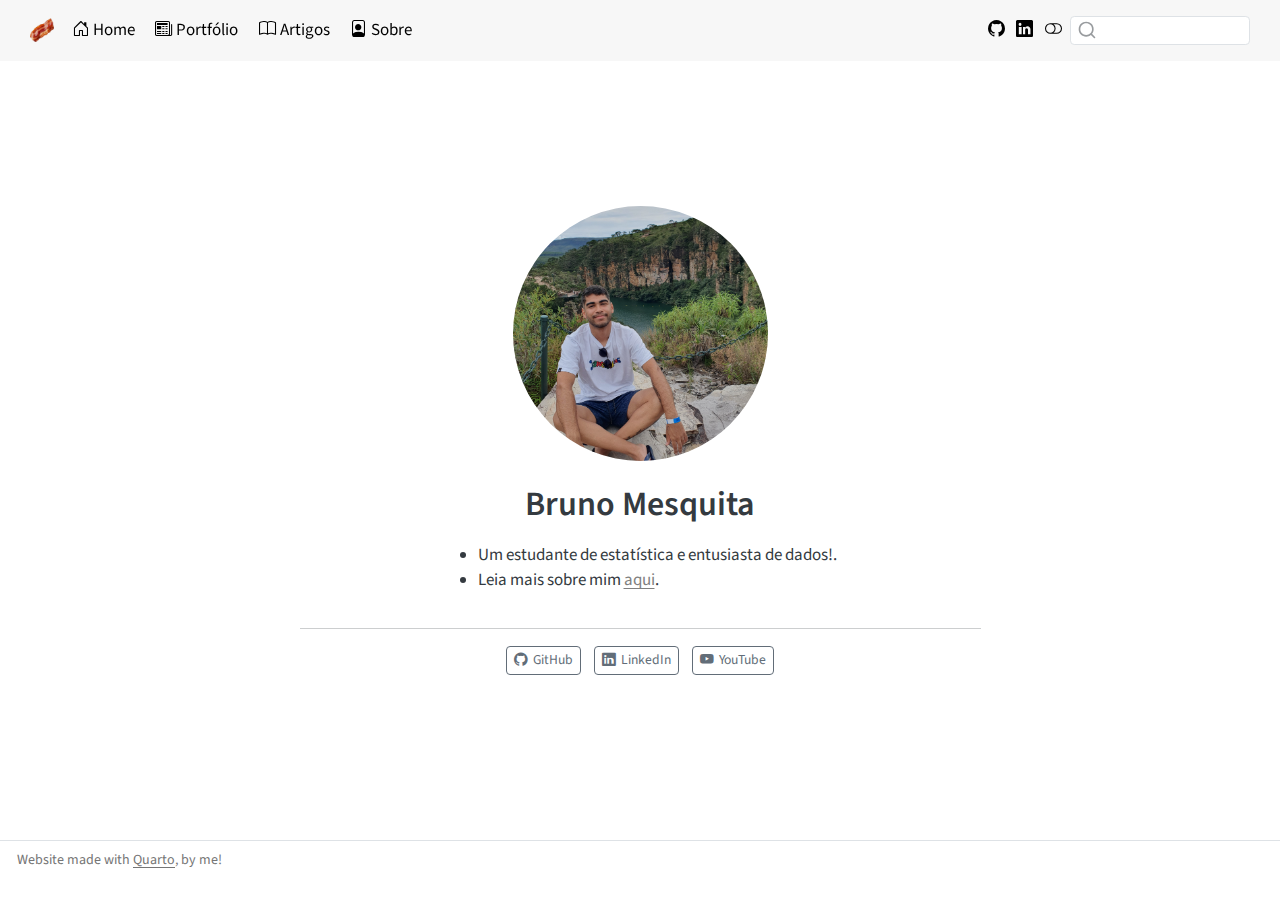
<file: index.html>
<!DOCTYPE html>
<html xmlns="http://www.w3.org/1999/xhtml" lang="pt-BR" xml:lang="pt-BR"><head>

<meta charset="utf-8">
<meta name="generator" content="quarto-1.5.57">

<meta name="viewport" content="width=device-width, initial-scale=1.0, user-scalable=yes">


<title>Bruno Mesquita – BMS</title>
<style>
code{white-space: pre-wrap;}
span.smallcaps{font-variant: small-caps;}
div.columns{display: flex; gap: min(4vw, 1.5em);}
div.column{flex: auto; overflow-x: auto;}
div.hanging-indent{margin-left: 1.5em; text-indent: -1.5em;}
ul.task-list{list-style: none;}
ul.task-list li input[type="checkbox"] {
  width: 0.8em;
  margin: 0 0.8em 0.2em -1em; /* quarto-specific, see https://github.com/quarto-dev/quarto-cli/issues/4556 */ 
  vertical-align: middle;
}
</style>


<script src="site_libs/quarto-nav/quarto-nav.js"></script>
<script src="site_libs/quarto-nav/headroom.min.js"></script>
<script src="site_libs/clipboard/clipboard.min.js"></script>
<script src="site_libs/quarto-search/autocomplete.umd.js"></script>
<script src="site_libs/quarto-search/fuse.min.js"></script>
<script src="site_libs/quarto-search/quarto-search.js"></script>
<meta name="quarto:offset" content="./">
<link href="./favicon.ico" rel="icon">
<script src="site_libs/quarto-html/quarto.js"></script>
<script src="site_libs/quarto-html/popper.min.js"></script>
<script src="site_libs/quarto-html/tippy.umd.min.js"></script>
<link href="site_libs/quarto-html/tippy.css" rel="stylesheet">
<link href="site_libs/quarto-html/quarto-syntax-highlighting.css" rel="stylesheet" class="quarto-color-scheme" id="quarto-text-highlighting-styles">
<link href="site_libs/quarto-html/quarto-syntax-highlighting-dark.css" rel="prefetch" class="quarto-color-scheme quarto-color-alternate" id="quarto-text-highlighting-styles">
<script src="site_libs/bootstrap/bootstrap.min.js"></script>
<link href="site_libs/bootstrap/bootstrap-icons.css" rel="stylesheet">
<link href="site_libs/bootstrap/bootstrap.min.css" rel="stylesheet" class="quarto-color-scheme" id="quarto-bootstrap" data-mode="light">
<link href="site_libs/bootstrap/bootstrap-dark.min.css" rel="prefetch" class="quarto-color-scheme quarto-color-alternate" id="quarto-bootstrap" data-mode="dark">
<script id="quarto-search-options" type="application/json">{
  "location": "navbar",
  "copy-button": false,
  "collapse-after": 3,
  "panel-placement": "end",
  "type": "textbox",
  "limit": 50,
  "keyboard-shortcut": [
    "f",
    "/",
    "s"
  ],
  "language": {
    "search-no-results-text": "Nenhum resultado",
    "search-matching-documents-text": "documentos correspondentes",
    "search-copy-link-title": "Copiar link para a busca",
    "search-hide-matches-text": "Esconder correspondências adicionais",
    "search-more-match-text": "mais correspondência neste documento",
    "search-more-matches-text": "mais correspondências neste documento",
    "search-clear-button-title": "Limpar",
    "search-text-placeholder": "",
    "search-detached-cancel-button-title": "Cancelar",
    "search-submit-button-title": "Enviar",
    "search-label": "Procurar"
  }
}</script>


</head>

<body class="nav-fixed">

<div id="quarto-search-results"></div>
  <header id="quarto-header" class="headroom fixed-top">
    <nav class="navbar navbar-expand-lg " data-bs-theme="dark">
      <div class="navbar-container container-fluid">
      <div class="navbar-brand-container mx-auto">
    <a href="./index.html" class="navbar-brand navbar-brand-logo">
    <img src="./images/favicon-32x32.png" alt="" class="navbar-logo">
    </a>
  </div>
            <div id="quarto-search" class="" title="Procurar"></div>
          <button class="navbar-toggler" type="button" data-bs-toggle="collapse" data-bs-target="#navbarCollapse" aria-controls="navbarCollapse" role="menu" aria-expanded="false" aria-label="Alternar de navegação" onclick="if (window.quartoToggleHeadroom) { window.quartoToggleHeadroom(); }">
  <span class="navbar-toggler-icon"></span>
</button>
          <div class="collapse navbar-collapse" id="navbarCollapse">
            <ul class="navbar-nav navbar-nav-scroll me-auto">
  <li class="nav-item">
    <a class="nav-link active" href="./index.html" aria-current="page"> <i class="bi bi-house-door" role="img">
</i> 
<span class="menu-text">Home</span></a>
  </li>  
  <li class="nav-item">
    <a class="nav-link" href="./portifolio/index.html"> <i class="bi bi-newspaper" role="img">
</i> 
<span class="menu-text">Portfólio</span></a>
  </li>  
  <li class="nav-item">
    <a class="nav-link" href="./artigos/index.html"> <i class="bi bi-book" role="img">
</i> 
<span class="menu-text">Artigos</span></a>
  </li>  
  <li class="nav-item">
    <a class="nav-link" href="./about.html"> <i class="bi bi-file-person" role="img">
</i> 
<span class="menu-text">Sobre</span></a>
  </li>  
</ul>
          </div> <!-- /navcollapse -->
            <div class="quarto-navbar-tools tools-wide">
    <a href="https://github.com/BrunoMesquitaa" title="" class="quarto-navigation-tool px-1" aria-label=""><i class="bi bi-github"></i></a>
    <a href="https://www.linkedin.com/in/bruno-mesquita-dos-santos-b79262169/" title="" class="quarto-navigation-tool px-1" aria-label=""><i class="bi bi-linkedin"></i></a>
  <a href="" class="quarto-color-scheme-toggle quarto-navigation-tool  px-1" onclick="window.quartoToggleColorScheme(); return false;" title="Alternar modo escuro"><i class="bi"></i></a>
</div>
      </div> <!-- /container-fluid -->
    </nav>
</header>
<!-- content -->
<div id="quarto-content" class="quarto-container page-columns page-rows-contents page-layout-full page-navbar">
<!-- sidebar -->
<!-- margin-sidebar -->
    
<!-- main -->
<main class="content column-page" id="quarto-document-content">




<div class="quarto-about-jolla column-page">
  <img src="images/profile.jpg" class="about-image
  round " style="height: 15em; width: 15em;">
 <header id="title-block-header" class="quarto-title-block default">
<div class="quarto-title">
<h1 class="title">Bruno Mesquita</h1>
</div>
<div class="quarto-title-meta column-page">
  </div>
</header><div id="about-bms">
<ul>
<li>Um estudante de estatística e entusiasta de dados!.</li>
<li>Leia mais sobre mim <a href="./about.html">aqui</a>.</li>
</ul>
</div> 
  <hr class="about-sep">
   <div class="about-links">
  <a href="https://github.com/BrunoMesquitaa" class="about-link" rel="" target="">
    <i class="bi bi-github"></i>
     <span class="about-link-text">GitHub</span>
  </a>
  <a href="https://www.linkedin.com/in/bruno-mesquita-dos-santos-b79262169/" class="about-link" rel="" target="">
    <i class="bi bi-linkedin"></i>
     <span class="about-link-text">LinkedIn</span>
  </a>
  <a href="https://www.youtube.com/@TheOldBacon" class="about-link" rel="" target="">
    <i class="bi bi-youtube"></i>
     <span class="about-link-text">YouTube</span>
  </a>
</div>
</div>





<a onclick="window.scrollTo(0, 0); return false;" role="button" id="quarto-back-to-top"><i class="bi bi-arrow-up"></i> De volta ao topo</a></main> <!-- /main -->
<script id="quarto-html-after-body" type="application/javascript">
window.document.addEventListener("DOMContentLoaded", function (event) {
  const toggleBodyColorMode = (bsSheetEl) => {
    const mode = bsSheetEl.getAttribute("data-mode");
    const bodyEl = window.document.querySelector("body");
    if (mode === "dark") {
      bodyEl.classList.add("quarto-dark");
      bodyEl.classList.remove("quarto-light");
    } else {
      bodyEl.classList.add("quarto-light");
      bodyEl.classList.remove("quarto-dark");
    }
  }
  const toggleBodyColorPrimary = () => {
    const bsSheetEl = window.document.querySelector("link#quarto-bootstrap");
    if (bsSheetEl) {
      toggleBodyColorMode(bsSheetEl);
    }
  }
  toggleBodyColorPrimary();  
  const disableStylesheet = (stylesheets) => {
    for (let i=0; i < stylesheets.length; i++) {
      const stylesheet = stylesheets[i];
      stylesheet.rel = 'prefetch';
    }
  }
  const enableStylesheet = (stylesheets) => {
    for (let i=0; i < stylesheets.length; i++) {
      const stylesheet = stylesheets[i];
      stylesheet.rel = 'stylesheet';
    }
  }
  const manageTransitions = (selector, allowTransitions) => {
    const els = window.document.querySelectorAll(selector);
    for (let i=0; i < els.length; i++) {
      const el = els[i];
      if (allowTransitions) {
        el.classList.remove('notransition');
      } else {
        el.classList.add('notransition');
      }
    }
  }
  const toggleGiscusIfUsed = (isAlternate, darkModeDefault) => {
    const baseTheme = document.querySelector('#giscus-base-theme')?.value ?? 'light';
    const alternateTheme = document.querySelector('#giscus-alt-theme')?.value ?? 'dark';
    let newTheme = '';
    if(darkModeDefault) {
      newTheme = isAlternate ? baseTheme : alternateTheme;
    } else {
      newTheme = isAlternate ? alternateTheme : baseTheme;
    }
    const changeGiscusTheme = () => {
      // From: https://github.com/giscus/giscus/issues/336
      const sendMessage = (message) => {
        const iframe = document.querySelector('iframe.giscus-frame');
        if (!iframe) return;
        iframe.contentWindow.postMessage({ giscus: message }, 'https://giscus.app');
      }
      sendMessage({
        setConfig: {
          theme: newTheme
        }
      });
    }
    const isGiscussLoaded = window.document.querySelector('iframe.giscus-frame') !== null;
    if (isGiscussLoaded) {
      changeGiscusTheme();
    }
  }
  const toggleColorMode = (alternate) => {
    // Switch the stylesheets
    const alternateStylesheets = window.document.querySelectorAll('link.quarto-color-scheme.quarto-color-alternate');
    manageTransitions('#quarto-margin-sidebar .nav-link', false);
    if (alternate) {
      enableStylesheet(alternateStylesheets);
      for (const sheetNode of alternateStylesheets) {
        if (sheetNode.id === "quarto-bootstrap") {
          toggleBodyColorMode(sheetNode);
        }
      }
    } else {
      disableStylesheet(alternateStylesheets);
      toggleBodyColorPrimary();
    }
    manageTransitions('#quarto-margin-sidebar .nav-link', true);
    // Switch the toggles
    const toggles = window.document.querySelectorAll('.quarto-color-scheme-toggle');
    for (let i=0; i < toggles.length; i++) {
      const toggle = toggles[i];
      if (toggle) {
        if (alternate) {
          toggle.classList.add("alternate");     
        } else {
          toggle.classList.remove("alternate");
        }
      }
    }
    // Hack to workaround the fact that safari doesn't
    // properly recolor the scrollbar when toggling (#1455)
    if (navigator.userAgent.indexOf('Safari') > 0 && navigator.userAgent.indexOf('Chrome') == -1) {
      manageTransitions("body", false);
      window.scrollTo(0, 1);
      setTimeout(() => {
        window.scrollTo(0, 0);
        manageTransitions("body", true);
      }, 40);  
    }
  }
  const isFileUrl = () => { 
    return window.location.protocol === 'file:';
  }
  const hasAlternateSentinel = () => {  
    let styleSentinel = getColorSchemeSentinel();
    if (styleSentinel !== null) {
      return styleSentinel === "alternate";
    } else {
      return false;
    }
  }
  const setStyleSentinel = (alternate) => {
    const value = alternate ? "alternate" : "default";
    if (!isFileUrl()) {
      window.localStorage.setItem("quarto-color-scheme", value);
    } else {
      localAlternateSentinel = value;
    }
  }
  const getColorSchemeSentinel = () => {
    if (!isFileUrl()) {
      const storageValue = window.localStorage.getItem("quarto-color-scheme");
      return storageValue != null ? storageValue : localAlternateSentinel;
    } else {
      return localAlternateSentinel;
    }
  }
  const darkModeDefault = false;
  let localAlternateSentinel = darkModeDefault ? 'alternate' : 'default';
  // Dark / light mode switch
  window.quartoToggleColorScheme = () => {
    // Read the current dark / light value 
    let toAlternate = !hasAlternateSentinel();
    toggleColorMode(toAlternate);
    setStyleSentinel(toAlternate);
    toggleGiscusIfUsed(toAlternate, darkModeDefault);
  };
  // Ensure there is a toggle, if there isn't float one in the top right
  if (window.document.querySelector('.quarto-color-scheme-toggle') === null) {
    const a = window.document.createElement('a');
    a.classList.add('top-right');
    a.classList.add('quarto-color-scheme-toggle');
    a.href = "";
    a.onclick = function() { try { window.quartoToggleColorScheme(); } catch {} return false; };
    const i = window.document.createElement("i");
    i.classList.add('bi');
    a.appendChild(i);
    window.document.body.appendChild(a);
  }
  // Switch to dark mode if need be
  if (hasAlternateSentinel()) {
    toggleColorMode(true);
  } else {
    toggleColorMode(false);
  }
  const isCodeAnnotation = (el) => {
    for (const clz of el.classList) {
      if (clz.startsWith('code-annotation-')) {                     
        return true;
      }
    }
    return false;
  }
  const onCopySuccess = function(e) {
    // button target
    const button = e.trigger;
    // don't keep focus
    button.blur();
    // flash "checked"
    button.classList.add('code-copy-button-checked');
    var currentTitle = button.getAttribute("title");
    button.setAttribute("title", "Copiada");
    let tooltip;
    if (window.bootstrap) {
      button.setAttribute("data-bs-toggle", "tooltip");
      button.setAttribute("data-bs-placement", "left");
      button.setAttribute("data-bs-title", "Copiada");
      tooltip = new bootstrap.Tooltip(button, 
        { trigger: "manual", 
          customClass: "code-copy-button-tooltip",
          offset: [0, -8]});
      tooltip.show();    
    }
    setTimeout(function() {
      if (tooltip) {
        tooltip.hide();
        button.removeAttribute("data-bs-title");
        button.removeAttribute("data-bs-toggle");
        button.removeAttribute("data-bs-placement");
      }
      button.setAttribute("title", currentTitle);
      button.classList.remove('code-copy-button-checked');
    }, 1000);
    // clear code selection
    e.clearSelection();
  }
  const getTextToCopy = function(trigger) {
      const codeEl = trigger.previousElementSibling.cloneNode(true);
      for (const childEl of codeEl.children) {
        if (isCodeAnnotation(childEl)) {
          childEl.remove();
        }
      }
      return codeEl.innerText;
  }
  const clipboard = new window.ClipboardJS('.code-copy-button:not([data-in-quarto-modal])', {
    text: getTextToCopy
  });
  clipboard.on('success', onCopySuccess);
  if (window.document.getElementById('quarto-embedded-source-code-modal')) {
    // For code content inside modals, clipBoardJS needs to be initialized with a container option
    // TODO: Check when it could be a function (https://github.com/zenorocha/clipboard.js/issues/860)
    const clipboardModal = new window.ClipboardJS('.code-copy-button[data-in-quarto-modal]', {
      text: getTextToCopy,
      container: window.document.getElementById('quarto-embedded-source-code-modal')
    });
    clipboardModal.on('success', onCopySuccess);
  }
    var localhostRegex = new RegExp(/^(?:http|https):\/\/localhost\:?[0-9]*\//);
    var mailtoRegex = new RegExp(/^mailto:/);
      var filterRegex = new RegExp("brunomesquitaa\.github\.io");
    var isInternal = (href) => {
        return filterRegex.test(href) || localhostRegex.test(href) || mailtoRegex.test(href);
    }
    // Inspect non-navigation links and adorn them if external
 	var links = window.document.querySelectorAll('a[href]:not(.nav-link):not(.navbar-brand):not(.toc-action):not(.sidebar-link):not(.sidebar-item-toggle):not(.pagination-link):not(.no-external):not([aria-hidden]):not(.dropdown-item):not(.quarto-navigation-tool):not(.about-link)');
    for (var i=0; i<links.length; i++) {
      const link = links[i];
      if (!isInternal(link.href)) {
        // undo the damage that might have been done by quarto-nav.js in the case of
        // links that we want to consider external
        if (link.dataset.originalHref !== undefined) {
          link.href = link.dataset.originalHref;
        }
      }
    }
  function tippyHover(el, contentFn, onTriggerFn, onUntriggerFn) {
    const config = {
      allowHTML: true,
      maxWidth: 500,
      delay: 100,
      arrow: false,
      appendTo: function(el) {
          return el.parentElement;
      },
      interactive: true,
      interactiveBorder: 10,
      theme: 'quarto',
      placement: 'bottom-start',
    };
    if (contentFn) {
      config.content = contentFn;
    }
    if (onTriggerFn) {
      config.onTrigger = onTriggerFn;
    }
    if (onUntriggerFn) {
      config.onUntrigger = onUntriggerFn;
    }
    window.tippy(el, config); 
  }
  const noterefs = window.document.querySelectorAll('a[role="doc-noteref"]');
  for (var i=0; i<noterefs.length; i++) {
    const ref = noterefs[i];
    tippyHover(ref, function() {
      // use id or data attribute instead here
      let href = ref.getAttribute('data-footnote-href') || ref.getAttribute('href');
      try { href = new URL(href).hash; } catch {}
      const id = href.replace(/^#\/?/, "");
      const note = window.document.getElementById(id);
      if (note) {
        return note.innerHTML;
      } else {
        return "";
      }
    });
  }
  const xrefs = window.document.querySelectorAll('a.quarto-xref');
  const processXRef = (id, note) => {
    // Strip column container classes
    const stripColumnClz = (el) => {
      el.classList.remove("page-full", "page-columns");
      if (el.children) {
        for (const child of el.children) {
          stripColumnClz(child);
        }
      }
    }
    stripColumnClz(note)
    if (id === null || id.startsWith('sec-')) {
      // Special case sections, only their first couple elements
      const container = document.createElement("div");
      if (note.children && note.children.length > 2) {
        container.appendChild(note.children[0].cloneNode(true));
        for (let i = 1; i < note.children.length; i++) {
          const child = note.children[i];
          if (child.tagName === "P" && child.innerText === "") {
            continue;
          } else {
            container.appendChild(child.cloneNode(true));
            break;
          }
        }
        if (window.Quarto?.typesetMath) {
          window.Quarto.typesetMath(container);
        }
        return container.innerHTML
      } else {
        if (window.Quarto?.typesetMath) {
          window.Quarto.typesetMath(note);
        }
        return note.innerHTML;
      }
    } else {
      // Remove any anchor links if they are present
      const anchorLink = note.querySelector('a.anchorjs-link');
      if (anchorLink) {
        anchorLink.remove();
      }
      if (window.Quarto?.typesetMath) {
        window.Quarto.typesetMath(note);
      }
      // TODO in 1.5, we should make sure this works without a callout special case
      if (note.classList.contains("callout")) {
        return note.outerHTML;
      } else {
        return note.innerHTML;
      }
    }
  }
  for (var i=0; i<xrefs.length; i++) {
    const xref = xrefs[i];
    tippyHover(xref, undefined, function(instance) {
      instance.disable();
      let url = xref.getAttribute('href');
      let hash = undefined; 
      if (url.startsWith('#')) {
        hash = url;
      } else {
        try { hash = new URL(url).hash; } catch {}
      }
      if (hash) {
        const id = hash.replace(/^#\/?/, "");
        const note = window.document.getElementById(id);
        if (note !== null) {
          try {
            const html = processXRef(id, note.cloneNode(true));
            instance.setContent(html);
          } finally {
            instance.enable();
            instance.show();
          }
        } else {
          // See if we can fetch this
          fetch(url.split('#')[0])
          .then(res => res.text())
          .then(html => {
            const parser = new DOMParser();
            const htmlDoc = parser.parseFromString(html, "text/html");
            const note = htmlDoc.getElementById(id);
            if (note !== null) {
              const html = processXRef(id, note);
              instance.setContent(html);
            } 
          }).finally(() => {
            instance.enable();
            instance.show();
          });
        }
      } else {
        // See if we can fetch a full url (with no hash to target)
        // This is a special case and we should probably do some content thinning / targeting
        fetch(url)
        .then(res => res.text())
        .then(html => {
          const parser = new DOMParser();
          const htmlDoc = parser.parseFromString(html, "text/html");
          const note = htmlDoc.querySelector('main.content');
          if (note !== null) {
            // This should only happen for chapter cross references
            // (since there is no id in the URL)
            // remove the first header
            if (note.children.length > 0 && note.children[0].tagName === "HEADER") {
              note.children[0].remove();
            }
            const html = processXRef(null, note);
            instance.setContent(html);
          } 
        }).finally(() => {
          instance.enable();
          instance.show();
        });
      }
    }, function(instance) {
    });
  }
      let selectedAnnoteEl;
      const selectorForAnnotation = ( cell, annotation) => {
        let cellAttr = 'data-code-cell="' + cell + '"';
        let lineAttr = 'data-code-annotation="' +  annotation + '"';
        const selector = 'span[' + cellAttr + '][' + lineAttr + ']';
        return selector;
      }
      const selectCodeLines = (annoteEl) => {
        const doc = window.document;
        const targetCell = annoteEl.getAttribute("data-target-cell");
        const targetAnnotation = annoteEl.getAttribute("data-target-annotation");
        const annoteSpan = window.document.querySelector(selectorForAnnotation(targetCell, targetAnnotation));
        const lines = annoteSpan.getAttribute("data-code-lines").split(",");
        const lineIds = lines.map((line) => {
          return targetCell + "-" + line;
        })
        let top = null;
        let height = null;
        let parent = null;
        if (lineIds.length > 0) {
            //compute the position of the single el (top and bottom and make a div)
            const el = window.document.getElementById(lineIds[0]);
            top = el.offsetTop;
            height = el.offsetHeight;
            parent = el.parentElement.parentElement;
          if (lineIds.length > 1) {
            const lastEl = window.document.getElementById(lineIds[lineIds.length - 1]);
            const bottom = lastEl.offsetTop + lastEl.offsetHeight;
            height = bottom - top;
          }
          if (top !== null && height !== null && parent !== null) {
            // cook up a div (if necessary) and position it 
            let div = window.document.getElementById("code-annotation-line-highlight");
            if (div === null) {
              div = window.document.createElement("div");
              div.setAttribute("id", "code-annotation-line-highlight");
              div.style.position = 'absolute';
              parent.appendChild(div);
            }
            div.style.top = top - 2 + "px";
            div.style.height = height + 4 + "px";
            div.style.left = 0;
            let gutterDiv = window.document.getElementById("code-annotation-line-highlight-gutter");
            if (gutterDiv === null) {
              gutterDiv = window.document.createElement("div");
              gutterDiv.setAttribute("id", "code-annotation-line-highlight-gutter");
              gutterDiv.style.position = 'absolute';
              const codeCell = window.document.getElementById(targetCell);
              const gutter = codeCell.querySelector('.code-annotation-gutter');
              gutter.appendChild(gutterDiv);
            }
            gutterDiv.style.top = top - 2 + "px";
            gutterDiv.style.height = height + 4 + "px";
          }
          selectedAnnoteEl = annoteEl;
        }
      };
      const unselectCodeLines = () => {
        const elementsIds = ["code-annotation-line-highlight", "code-annotation-line-highlight-gutter"];
        elementsIds.forEach((elId) => {
          const div = window.document.getElementById(elId);
          if (div) {
            div.remove();
          }
        });
        selectedAnnoteEl = undefined;
      };
        // Handle positioning of the toggle
    window.addEventListener(
      "resize",
      throttle(() => {
        elRect = undefined;
        if (selectedAnnoteEl) {
          selectCodeLines(selectedAnnoteEl);
        }
      }, 10)
    );
    function throttle(fn, ms) {
    let throttle = false;
    let timer;
      return (...args) => {
        if(!throttle) { // first call gets through
            fn.apply(this, args);
            throttle = true;
        } else { // all the others get throttled
            if(timer) clearTimeout(timer); // cancel #2
            timer = setTimeout(() => {
              fn.apply(this, args);
              timer = throttle = false;
            }, ms);
        }
      };
    }
      // Attach click handler to the DT
      const annoteDls = window.document.querySelectorAll('dt[data-target-cell]');
      for (const annoteDlNode of annoteDls) {
        annoteDlNode.addEventListener('click', (event) => {
          const clickedEl = event.target;
          if (clickedEl !== selectedAnnoteEl) {
            unselectCodeLines();
            const activeEl = window.document.querySelector('dt[data-target-cell].code-annotation-active');
            if (activeEl) {
              activeEl.classList.remove('code-annotation-active');
            }
            selectCodeLines(clickedEl);
            clickedEl.classList.add('code-annotation-active');
          } else {
            // Unselect the line
            unselectCodeLines();
            clickedEl.classList.remove('code-annotation-active');
          }
        });
      }
  const findCites = (el) => {
    const parentEl = el.parentElement;
    if (parentEl) {
      const cites = parentEl.dataset.cites;
      if (cites) {
        return {
          el,
          cites: cites.split(' ')
        };
      } else {
        return findCites(el.parentElement)
      }
    } else {
      return undefined;
    }
  };
  var bibliorefs = window.document.querySelectorAll('a[role="doc-biblioref"]');
  for (var i=0; i<bibliorefs.length; i++) {
    const ref = bibliorefs[i];
    const citeInfo = findCites(ref);
    if (citeInfo) {
      tippyHover(citeInfo.el, function() {
        var popup = window.document.createElement('div');
        citeInfo.cites.forEach(function(cite) {
          var citeDiv = window.document.createElement('div');
          citeDiv.classList.add('hanging-indent');
          citeDiv.classList.add('csl-entry');
          var biblioDiv = window.document.getElementById('ref-' + cite);
          if (biblioDiv) {
            citeDiv.innerHTML = biblioDiv.innerHTML;
          }
          popup.appendChild(citeDiv);
        });
        return popup.innerHTML;
      });
    }
  }
});
</script>
</div> <!-- /content -->
<footer class="footer">
  <div class="nav-footer">
    <div class="nav-footer-left">
<p>Website made with <a href="https://quarto.org/">Quarto</a>, by me!</p>
</div>   
    <div class="nav-footer-center">
      &nbsp;
    </div>
    <div class="nav-footer-right">
      &nbsp;
    </div>
  </div>
</footer>




</body></html>
</file>
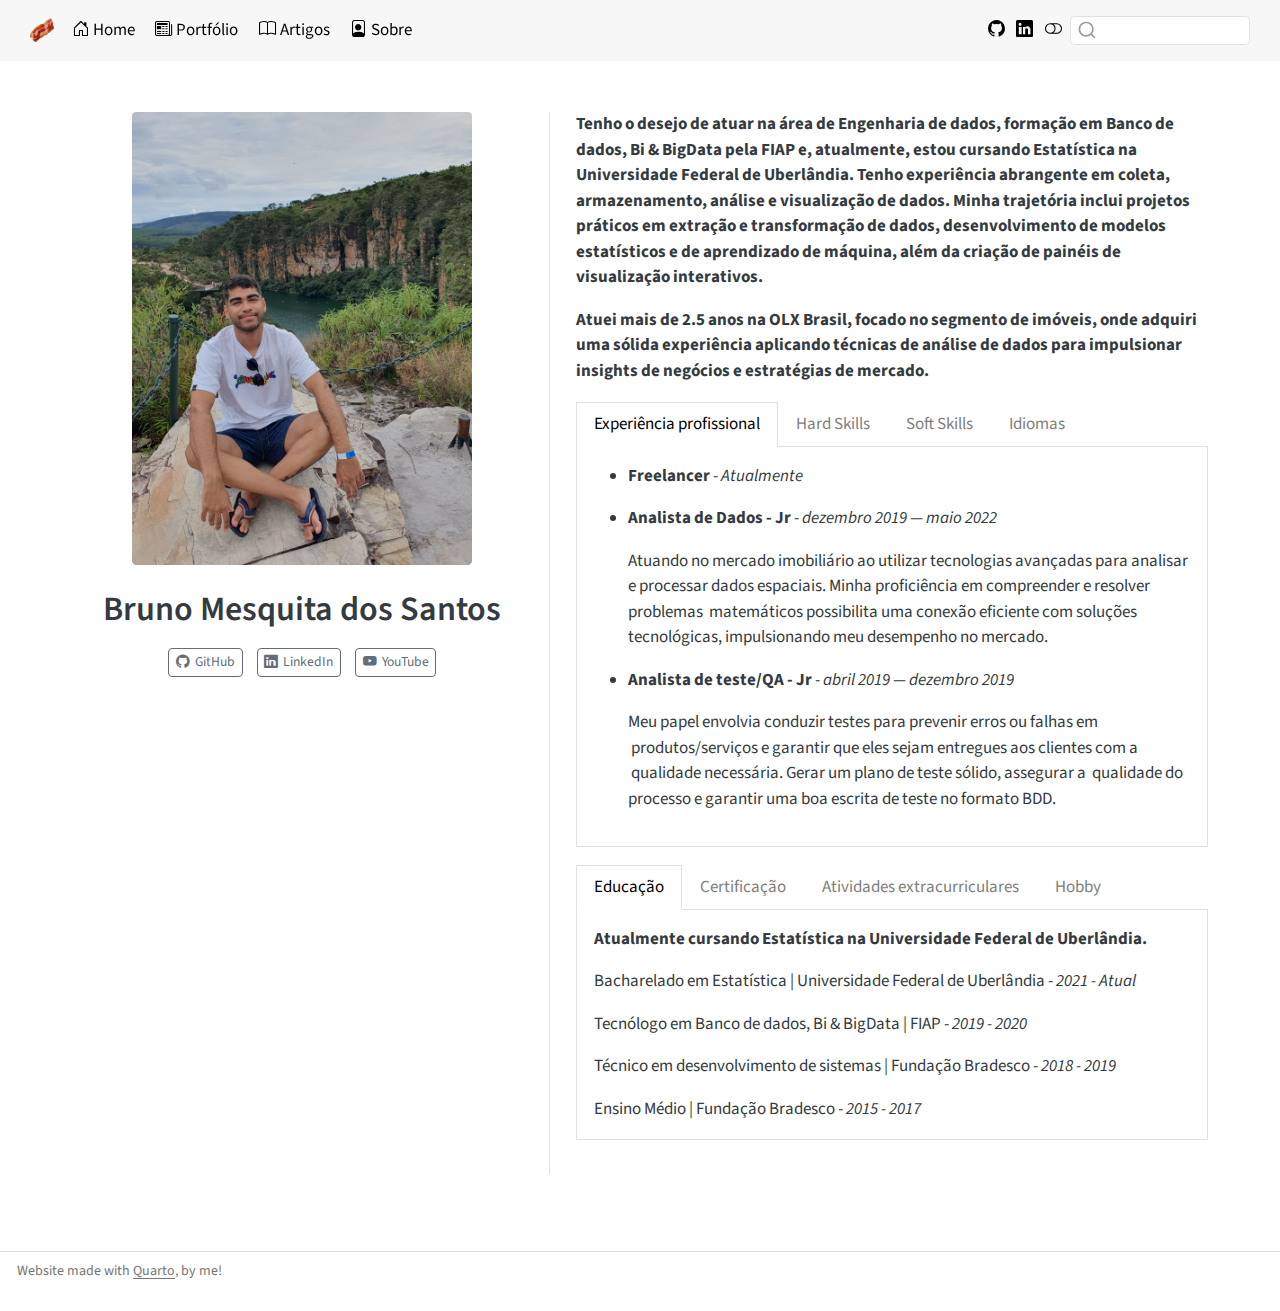
<file: about.html>
<!DOCTYPE html>
<html xmlns="http://www.w3.org/1999/xhtml" lang="pt-BR" xml:lang="pt-BR"><head>

<meta charset="utf-8">
<meta name="generator" content="quarto-1.5.57">

<meta name="viewport" content="width=device-width, initial-scale=1.0, user-scalable=yes">


<title>Bruno Mesquita dos Santos – BMS</title>
<style>
code{white-space: pre-wrap;}
span.smallcaps{font-variant: small-caps;}
div.columns{display: flex; gap: min(4vw, 1.5em);}
div.column{flex: auto; overflow-x: auto;}
div.hanging-indent{margin-left: 1.5em; text-indent: -1.5em;}
ul.task-list{list-style: none;}
ul.task-list li input[type="checkbox"] {
  width: 0.8em;
  margin: 0 0.8em 0.2em -1em; /* quarto-specific, see https://github.com/quarto-dev/quarto-cli/issues/4556 */ 
  vertical-align: middle;
}
</style>


<script src="site_libs/quarto-nav/quarto-nav.js"></script>
<script src="site_libs/quarto-nav/headroom.min.js"></script>
<script src="site_libs/clipboard/clipboard.min.js"></script>
<script src="site_libs/quarto-search/autocomplete.umd.js"></script>
<script src="site_libs/quarto-search/fuse.min.js"></script>
<script src="site_libs/quarto-search/quarto-search.js"></script>
<meta name="quarto:offset" content="./">
<link href="./favicon.ico" rel="icon">
<script src="site_libs/quarto-html/quarto.js"></script>
<script src="site_libs/quarto-html/popper.min.js"></script>
<script src="site_libs/quarto-html/tippy.umd.min.js"></script>
<link href="site_libs/quarto-html/tippy.css" rel="stylesheet">
<link href="site_libs/quarto-html/quarto-syntax-highlighting.css" rel="stylesheet" class="quarto-color-scheme" id="quarto-text-highlighting-styles">
<link href="site_libs/quarto-html/quarto-syntax-highlighting-dark.css" rel="prefetch" class="quarto-color-scheme quarto-color-alternate" id="quarto-text-highlighting-styles">
<script src="site_libs/bootstrap/bootstrap.min.js"></script>
<link href="site_libs/bootstrap/bootstrap-icons.css" rel="stylesheet">
<link href="site_libs/bootstrap/bootstrap.min.css" rel="stylesheet" class="quarto-color-scheme" id="quarto-bootstrap" data-mode="light">
<link href="site_libs/bootstrap/bootstrap-dark.min.css" rel="prefetch" class="quarto-color-scheme quarto-color-alternate" id="quarto-bootstrap" data-mode="dark">
<script id="quarto-search-options" type="application/json">{
  "location": "navbar",
  "copy-button": false,
  "collapse-after": 3,
  "panel-placement": "end",
  "type": "textbox",
  "limit": 50,
  "keyboard-shortcut": [
    "f",
    "/",
    "s"
  ],
  "language": {
    "search-no-results-text": "Nenhum resultado",
    "search-matching-documents-text": "documentos correspondentes",
    "search-copy-link-title": "Copiar link para a busca",
    "search-hide-matches-text": "Esconder correspondências adicionais",
    "search-more-match-text": "mais correspondência neste documento",
    "search-more-matches-text": "mais correspondências neste documento",
    "search-clear-button-title": "Limpar",
    "search-text-placeholder": "",
    "search-detached-cancel-button-title": "Cancelar",
    "search-submit-button-title": "Enviar",
    "search-label": "Procurar"
  }
}</script>


</head>

<body class="nav-fixed">

<div id="quarto-search-results"></div>
  <header id="quarto-header" class="headroom fixed-top">
    <nav class="navbar navbar-expand-lg " data-bs-theme="dark">
      <div class="navbar-container container-fluid">
      <div class="navbar-brand-container mx-auto">
    <a href="./index.html" class="navbar-brand navbar-brand-logo">
    <img src="./images/favicon-32x32.png" alt="" class="navbar-logo">
    </a>
  </div>
            <div id="quarto-search" class="" title="Procurar"></div>
          <button class="navbar-toggler" type="button" data-bs-toggle="collapse" data-bs-target="#navbarCollapse" aria-controls="navbarCollapse" role="menu" aria-expanded="false" aria-label="Alternar de navegação" onclick="if (window.quartoToggleHeadroom) { window.quartoToggleHeadroom(); }">
  <span class="navbar-toggler-icon"></span>
</button>
          <div class="collapse navbar-collapse" id="navbarCollapse">
            <ul class="navbar-nav navbar-nav-scroll me-auto">
  <li class="nav-item">
    <a class="nav-link" href="./index.html"> <i class="bi bi-house-door" role="img">
</i> 
<span class="menu-text">Home</span></a>
  </li>  
  <li class="nav-item">
    <a class="nav-link" href="./portifolio/index.html"> <i class="bi bi-newspaper" role="img">
</i> 
<span class="menu-text">Portfólio</span></a>
  </li>  
  <li class="nav-item">
    <a class="nav-link" href="./artigos/index.html"> <i class="bi bi-book" role="img">
</i> 
<span class="menu-text">Artigos</span></a>
  </li>  
  <li class="nav-item">
    <a class="nav-link active" href="./about.html" aria-current="page"> <i class="bi bi-file-person" role="img">
</i> 
<span class="menu-text">Sobre</span></a>
  </li>  
</ul>
          </div> <!-- /navcollapse -->
            <div class="quarto-navbar-tools tools-wide">
    <a href="https://github.com/BrunoMesquitaa" title="" class="quarto-navigation-tool px-1" aria-label=""><i class="bi bi-github"></i></a>
    <a href="https://www.linkedin.com/in/bruno-mesquita-dos-santos-b79262169/" title="" class="quarto-navigation-tool px-1" aria-label=""><i class="bi bi-linkedin"></i></a>
  <a href="" class="quarto-color-scheme-toggle quarto-navigation-tool  px-1" onclick="window.quartoToggleColorScheme(); return false;" title="Alternar modo escuro"><i class="bi"></i></a>
</div>
      </div> <!-- /container-fluid -->
    </nav>
</header>
<!-- content -->
<div id="quarto-content" class="quarto-container page-columns page-rows-contents page-layout-full page-navbar">
<!-- sidebar -->
<!-- margin-sidebar -->
    
<!-- main -->
<div class="quarto-about-trestles column-page">
  <div class="about-entity">
    <img src="images/profile.jpg" class="about-image
  rounded " style="width: 20em;">
<header id="title-block-header" class="quarto-title-block default">
<div class="quarto-title">
<h1 class="title">Bruno Mesquita dos Santos</h1>
</div>
<div class="quarto-title-meta column-page">
  </div>
</header>
    <div class="about-links">
  <a href="https://github.com/BrunoMesquitaa" class="about-link" rel="" target="">
    <i class="bi bi-github"></i>
     <span class="about-link-text">GitHub</span>
  </a>
  <a href="https://www.linkedin.com/in/bruno-mesquita-dos-santos-b79262169/" class="about-link" rel="" target="">
    <i class="bi bi-linkedin"></i>
     <span class="about-link-text">LinkedIn</span>
  </a>
  <a href="https://www.youtube.com/@TheOldBacon" class="about-link" rel="" target="">
    <i class="bi bi-youtube"></i>
     <span class="about-link-text">YouTube</span>
  </a>
</div>
  </div>
  <div class="about-contents"><main class="content column-page" id="quarto-document-content">
<p><strong>Tenho o desejo de atuar na área de Engenharia de dados, formação em Banco de dados, Bi &amp; BigData pela FIAP e, atualmente, estou cursando Estatística na Universidade Federal de Uberlândia. Tenho experiência abrangente em coleta, armazenamento, análise e visualização de dados. Minha trajetória inclui projetos práticos em extração e transformação de dados, desenvolvimento de modelos estatísticos e de aprendizado de máquina, além da criação de painéis de visualização interativos.</strong></p>
<p><strong>Atuei mais de 2.5 anos na OLX Brasil, focado no segmento de imóveis, onde adquiri uma sólida experiência aplicando técnicas de análise de dados para impulsionar insights de negócios e estratégias de mercado.</strong></p>
<div class="tabset-margin-container"></div><div class="panel-tabset">
<ul class="nav nav-tabs" role="tablist"><li class="nav-item" role="presentation"><a class="nav-link active" id="tabset-1-1-tab" data-bs-toggle="tab" data-bs-target="#tabset-1-1" role="tab" aria-controls="tabset-1-1" aria-selected="true">Experiência profissional</a></li><li class="nav-item" role="presentation"><a class="nav-link" id="tabset-1-2-tab" data-bs-toggle="tab" data-bs-target="#tabset-1-2" role="tab" aria-controls="tabset-1-2" aria-selected="false">Hard Skills</a></li><li class="nav-item" role="presentation"><a class="nav-link" id="tabset-1-3-tab" data-bs-toggle="tab" data-bs-target="#tabset-1-3" role="tab" aria-controls="tabset-1-3" aria-selected="false">Soft Skills</a></li><li class="nav-item" role="presentation"><a class="nav-link" id="tabset-1-4-tab" data-bs-toggle="tab" data-bs-target="#tabset-1-4" role="tab" aria-controls="tabset-1-4" aria-selected="false">Idiomas</a></li></ul>
<div class="tab-content">
<div id="tabset-1-1" class="tab-pane active" role="tabpanel" aria-labelledby="tabset-1-1-tab">
<ul>
<li><p><strong>Freelancer</strong> - <em>Atualmente</em></p></li>
<li><p><strong>Analista de Dados - Jr</strong> - <em>dezembro 2019 — maio 2022</em></p>
<p>Atuando no mercado imobiliário ao utilizar tecnologias avançadas para analisar e processar dados espaciais. Minha proficiência em compreender e resolver problemas &nbsp;matemáticos possibilita uma conexão eficiente com soluções tecnológicas, impulsionando meu desempenho no mercado.</p></li>
<li><p><strong>Analista de teste/QA - Jr</strong> - <em>abril 2019 — dezembro 2019</em></p>
<p>Meu papel envolvia conduzir testes para prevenir erros ou falhas em &nbsp;produtos/serviços e garantir que eles sejam entregues aos clientes com a &nbsp;qualidade necessária. Gerar um plano de teste sólido, assegurar a &nbsp;qualidade do processo e garantir uma boa escrita de teste no formato BDD.</p></li>
</ul>
</div>
<div id="tabset-1-2" class="tab-pane" role="tabpanel" aria-labelledby="tabset-1-2-tab">
<p><strong>Linguagens</strong></p>
<ul>
<li>Python, HTML, CSS, SQL, R, C, Markdown, Bash/Shell Scripting.</li>
</ul>
<p><strong>Pacotes</strong></p>
<ul>
<li>Pandas, NumPy, scikit-learn, Streamlit, Selenium, Playwright, FastAPI, GeoPy, GeoPandas, Folium, Matplotlib, Seaborn, Pydantic, SQLAlchemy, Plotly, dplyr, ggplot2, tidyverse, Django.</li>
</ul>
<p><strong>Modelos</strong></p>
<ul>
<li>Regressão linear, Regressão Logística, XGBoost, Random forest, K-Nearest Neighbors (KNN), K-Means.</li>
</ul>
<p><strong>Tecnologias</strong></p>
<ul>
<li>Jupyter, AWS Cloud, API REST, MongoDB, Postgres, Docker, Kubernetes, Pyspark, GitHub, Linux, Apache Airflow, Web Scraping, ETL, MySQL, Microsoft Power BI, Parquet, GitHub Actions.</li>
</ul>
</div>
<div id="tabset-1-3" class="tab-pane" role="tabpanel" aria-labelledby="tabset-1-3-tab">
<p>Comunicação, Resolução de Problemas, Trabalho em Equipe, Adaptabilidade, Empatia, Gestão do Tempo, Curiosidade, Proatividade, Colaboração.</p>
</div>
<div id="tabset-1-4" class="tab-pane" role="tabpanel" aria-labelledby="tabset-1-4-tab">
<p><strong>English</strong> | intermediary</p>
<p><strong>Português</strong> | Nativo</p>
</div>
</div>
</div>
<div class="tabset-margin-container"></div><div class="panel-tabset">
<ul class="nav nav-tabs" role="tablist"><li class="nav-item" role="presentation"><a class="nav-link active" id="tabset-2-1-tab" data-bs-toggle="tab" data-bs-target="#tabset-2-1" role="tab" aria-controls="tabset-2-1" aria-selected="true">Educação</a></li><li class="nav-item" role="presentation"><a class="nav-link" id="tabset-2-2-tab" data-bs-toggle="tab" data-bs-target="#tabset-2-2" role="tab" aria-controls="tabset-2-2" aria-selected="false">Certificação</a></li><li class="nav-item" role="presentation"><a class="nav-link" id="tabset-2-3-tab" data-bs-toggle="tab" data-bs-target="#tabset-2-3" role="tab" aria-controls="tabset-2-3" aria-selected="false">Atividades extracurriculares</a></li><li class="nav-item" role="presentation"><a class="nav-link" id="tabset-2-4-tab" data-bs-toggle="tab" data-bs-target="#tabset-2-4" role="tab" aria-controls="tabset-2-4" aria-selected="false">Hobby</a></li></ul>
<div class="tab-content">
<div id="tabset-2-1" class="tab-pane active" role="tabpanel" aria-labelledby="tabset-2-1-tab">
<p><strong>Atualmente cursando Estatística na Universidade Federal de Uberlândia.</strong></p>
<p>Bacharelado em Estatística | Universidade Federal de Uberlândia - <em>2021 - Atual</em></p>
<p>Tecnólogo em Banco de dados, Bi &amp; BigData | FIAP - <em>2019 - 2020</em></p>
<p>Técnico em desenvolvimento de sistemas | Fundação Bradesco - <em>2018 - 2019</em></p>
<p>Ensino Médio | Fundação Bradesco - <em>2015 - 2017</em></p>
</div>
<div id="tabset-2-2" class="tab-pane" role="tabpanel" aria-labelledby="tabset-2-2-tab">
<p>CTFL Foundation Level | BSTQB - Código da credencial 19-CTFL-09388-BR</p>
</div>
<div id="tabset-2-3" class="tab-pane" role="tabpanel" aria-labelledby="tabset-2-3-tab">
<ul>
<li><p>PET Estatística:</p>
<p>O Programa de Educação Tutorial (PET) foi criado para apoiar atividades acadêmicas que integram ensino, pesquisa e extensão. O PET tem como objetivo promover a formação ampla e de qualidade dos alunos de graduação envolvidos direta ou indiretamente com o Programa, estimulando valores que reforcem a cidadania e a consciência social dos participantes e a melhoria dos Cursos de Graduação.</p></li>
<li><p>Vem Pra UFU:</p>
<p>É um projeto realizado em todos os campi da Universidade Federal de Uberlândia (UFU) e tem como objetivo apresentar para a comunidade externa os cursos oferecidos pela instituição. Tive como objetivo interagir, explicar e incentivar alunos do ensino médio a cursarem Estatística.</p></li>
<li><p>Iniciação Científica</p>
<p>A motivação para minha iniciação científica foi compreender os padrões de solo que influenciam a propagação da Paepalanthus chiquitensis nos campos rupestres da Serra de Tapira, em Minas Gerais. Utilizamos técnicas de geoestatística, especialmente a krigagem, para identificar como fatores como umidade e características do solo afetam a distribuição dessa espécie. Este estudo buscou entender a ecologia da planta e suas condições de ocorrência, contribuindo para a conservação e manejo dos campos rupestres.</p></li>
</ul>
</div>
<div id="tabset-2-4" class="tab-pane" role="tabpanel" aria-labelledby="tabset-2-4-tab">
<p>Muay thai, Correr, Jogos de Tabuleiro, Investimentos, Programar, Academia, DIY.</p>
</div>
</div>
</div>


<a onclick="window.scrollTo(0, 0); return false;" role="button" id="quarto-back-to-top"><i class="bi bi-arrow-up"></i> De volta ao topo</a></main></div>
</div>
 <!-- /main -->
<script id="quarto-html-after-body" type="application/javascript">
window.document.addEventListener("DOMContentLoaded", function (event) {
  const toggleBodyColorMode = (bsSheetEl) => {
    const mode = bsSheetEl.getAttribute("data-mode");
    const bodyEl = window.document.querySelector("body");
    if (mode === "dark") {
      bodyEl.classList.add("quarto-dark");
      bodyEl.classList.remove("quarto-light");
    } else {
      bodyEl.classList.add("quarto-light");
      bodyEl.classList.remove("quarto-dark");
    }
  }
  const toggleBodyColorPrimary = () => {
    const bsSheetEl = window.document.querySelector("link#quarto-bootstrap");
    if (bsSheetEl) {
      toggleBodyColorMode(bsSheetEl);
    }
  }
  toggleBodyColorPrimary();  
  const disableStylesheet = (stylesheets) => {
    for (let i=0; i < stylesheets.length; i++) {
      const stylesheet = stylesheets[i];
      stylesheet.rel = 'prefetch';
    }
  }
  const enableStylesheet = (stylesheets) => {
    for (let i=0; i < stylesheets.length; i++) {
      const stylesheet = stylesheets[i];
      stylesheet.rel = 'stylesheet';
    }
  }
  const manageTransitions = (selector, allowTransitions) => {
    const els = window.document.querySelectorAll(selector);
    for (let i=0; i < els.length; i++) {
      const el = els[i];
      if (allowTransitions) {
        el.classList.remove('notransition');
      } else {
        el.classList.add('notransition');
      }
    }
  }
  const toggleGiscusIfUsed = (isAlternate, darkModeDefault) => {
    const baseTheme = document.querySelector('#giscus-base-theme')?.value ?? 'light';
    const alternateTheme = document.querySelector('#giscus-alt-theme')?.value ?? 'dark';
    let newTheme = '';
    if(darkModeDefault) {
      newTheme = isAlternate ? baseTheme : alternateTheme;
    } else {
      newTheme = isAlternate ? alternateTheme : baseTheme;
    }
    const changeGiscusTheme = () => {
      // From: https://github.com/giscus/giscus/issues/336
      const sendMessage = (message) => {
        const iframe = document.querySelector('iframe.giscus-frame');
        if (!iframe) return;
        iframe.contentWindow.postMessage({ giscus: message }, 'https://giscus.app');
      }
      sendMessage({
        setConfig: {
          theme: newTheme
        }
      });
    }
    const isGiscussLoaded = window.document.querySelector('iframe.giscus-frame') !== null;
    if (isGiscussLoaded) {
      changeGiscusTheme();
    }
  }
  const toggleColorMode = (alternate) => {
    // Switch the stylesheets
    const alternateStylesheets = window.document.querySelectorAll('link.quarto-color-scheme.quarto-color-alternate');
    manageTransitions('#quarto-margin-sidebar .nav-link', false);
    if (alternate) {
      enableStylesheet(alternateStylesheets);
      for (const sheetNode of alternateStylesheets) {
        if (sheetNode.id === "quarto-bootstrap") {
          toggleBodyColorMode(sheetNode);
        }
      }
    } else {
      disableStylesheet(alternateStylesheets);
      toggleBodyColorPrimary();
    }
    manageTransitions('#quarto-margin-sidebar .nav-link', true);
    // Switch the toggles
    const toggles = window.document.querySelectorAll('.quarto-color-scheme-toggle');
    for (let i=0; i < toggles.length; i++) {
      const toggle = toggles[i];
      if (toggle) {
        if (alternate) {
          toggle.classList.add("alternate");     
        } else {
          toggle.classList.remove("alternate");
        }
      }
    }
    // Hack to workaround the fact that safari doesn't
    // properly recolor the scrollbar when toggling (#1455)
    if (navigator.userAgent.indexOf('Safari') > 0 && navigator.userAgent.indexOf('Chrome') == -1) {
      manageTransitions("body", false);
      window.scrollTo(0, 1);
      setTimeout(() => {
        window.scrollTo(0, 0);
        manageTransitions("body", true);
      }, 40);  
    }
  }
  const isFileUrl = () => { 
    return window.location.protocol === 'file:';
  }
  const hasAlternateSentinel = () => {  
    let styleSentinel = getColorSchemeSentinel();
    if (styleSentinel !== null) {
      return styleSentinel === "alternate";
    } else {
      return false;
    }
  }
  const setStyleSentinel = (alternate) => {
    const value = alternate ? "alternate" : "default";
    if (!isFileUrl()) {
      window.localStorage.setItem("quarto-color-scheme", value);
    } else {
      localAlternateSentinel = value;
    }
  }
  const getColorSchemeSentinel = () => {
    if (!isFileUrl()) {
      const storageValue = window.localStorage.getItem("quarto-color-scheme");
      return storageValue != null ? storageValue : localAlternateSentinel;
    } else {
      return localAlternateSentinel;
    }
  }
  const darkModeDefault = false;
  let localAlternateSentinel = darkModeDefault ? 'alternate' : 'default';
  // Dark / light mode switch
  window.quartoToggleColorScheme = () => {
    // Read the current dark / light value 
    let toAlternate = !hasAlternateSentinel();
    toggleColorMode(toAlternate);
    setStyleSentinel(toAlternate);
    toggleGiscusIfUsed(toAlternate, darkModeDefault);
  };
  // Ensure there is a toggle, if there isn't float one in the top right
  if (window.document.querySelector('.quarto-color-scheme-toggle') === null) {
    const a = window.document.createElement('a');
    a.classList.add('top-right');
    a.classList.add('quarto-color-scheme-toggle');
    a.href = "";
    a.onclick = function() { try { window.quartoToggleColorScheme(); } catch {} return false; };
    const i = window.document.createElement("i");
    i.classList.add('bi');
    a.appendChild(i);
    window.document.body.appendChild(a);
  }
  // Switch to dark mode if need be
  if (hasAlternateSentinel()) {
    toggleColorMode(true);
  } else {
    toggleColorMode(false);
  }
  const isCodeAnnotation = (el) => {
    for (const clz of el.classList) {
      if (clz.startsWith('code-annotation-')) {                     
        return true;
      }
    }
    return false;
  }
  const onCopySuccess = function(e) {
    // button target
    const button = e.trigger;
    // don't keep focus
    button.blur();
    // flash "checked"
    button.classList.add('code-copy-button-checked');
    var currentTitle = button.getAttribute("title");
    button.setAttribute("title", "Copiada");
    let tooltip;
    if (window.bootstrap) {
      button.setAttribute("data-bs-toggle", "tooltip");
      button.setAttribute("data-bs-placement", "left");
      button.setAttribute("data-bs-title", "Copiada");
      tooltip = new bootstrap.Tooltip(button, 
        { trigger: "manual", 
          customClass: "code-copy-button-tooltip",
          offset: [0, -8]});
      tooltip.show();    
    }
    setTimeout(function() {
      if (tooltip) {
        tooltip.hide();
        button.removeAttribute("data-bs-title");
        button.removeAttribute("data-bs-toggle");
        button.removeAttribute("data-bs-placement");
      }
      button.setAttribute("title", currentTitle);
      button.classList.remove('code-copy-button-checked');
    }, 1000);
    // clear code selection
    e.clearSelection();
  }
  const getTextToCopy = function(trigger) {
      const codeEl = trigger.previousElementSibling.cloneNode(true);
      for (const childEl of codeEl.children) {
        if (isCodeAnnotation(childEl)) {
          childEl.remove();
        }
      }
      return codeEl.innerText;
  }
  const clipboard = new window.ClipboardJS('.code-copy-button:not([data-in-quarto-modal])', {
    text: getTextToCopy
  });
  clipboard.on('success', onCopySuccess);
  if (window.document.getElementById('quarto-embedded-source-code-modal')) {
    // For code content inside modals, clipBoardJS needs to be initialized with a container option
    // TODO: Check when it could be a function (https://github.com/zenorocha/clipboard.js/issues/860)
    const clipboardModal = new window.ClipboardJS('.code-copy-button[data-in-quarto-modal]', {
      text: getTextToCopy,
      container: window.document.getElementById('quarto-embedded-source-code-modal')
    });
    clipboardModal.on('success', onCopySuccess);
  }
    var localhostRegex = new RegExp(/^(?:http|https):\/\/localhost\:?[0-9]*\//);
    var mailtoRegex = new RegExp(/^mailto:/);
      var filterRegex = new RegExp("brunomesquitaa\.github\.io");
    var isInternal = (href) => {
        return filterRegex.test(href) || localhostRegex.test(href) || mailtoRegex.test(href);
    }
    // Inspect non-navigation links and adorn them if external
 	var links = window.document.querySelectorAll('a[href]:not(.nav-link):not(.navbar-brand):not(.toc-action):not(.sidebar-link):not(.sidebar-item-toggle):not(.pagination-link):not(.no-external):not([aria-hidden]):not(.dropdown-item):not(.quarto-navigation-tool):not(.about-link)');
    for (var i=0; i<links.length; i++) {
      const link = links[i];
      if (!isInternal(link.href)) {
        // undo the damage that might have been done by quarto-nav.js in the case of
        // links that we want to consider external
        if (link.dataset.originalHref !== undefined) {
          link.href = link.dataset.originalHref;
        }
      }
    }
  function tippyHover(el, contentFn, onTriggerFn, onUntriggerFn) {
    const config = {
      allowHTML: true,
      maxWidth: 500,
      delay: 100,
      arrow: false,
      appendTo: function(el) {
          return el.parentElement;
      },
      interactive: true,
      interactiveBorder: 10,
      theme: 'quarto',
      placement: 'bottom-start',
    };
    if (contentFn) {
      config.content = contentFn;
    }
    if (onTriggerFn) {
      config.onTrigger = onTriggerFn;
    }
    if (onUntriggerFn) {
      config.onUntrigger = onUntriggerFn;
    }
    window.tippy(el, config); 
  }
  const noterefs = window.document.querySelectorAll('a[role="doc-noteref"]');
  for (var i=0; i<noterefs.length; i++) {
    const ref = noterefs[i];
    tippyHover(ref, function() {
      // use id or data attribute instead here
      let href = ref.getAttribute('data-footnote-href') || ref.getAttribute('href');
      try { href = new URL(href).hash; } catch {}
      const id = href.replace(/^#\/?/, "");
      const note = window.document.getElementById(id);
      if (note) {
        return note.innerHTML;
      } else {
        return "";
      }
    });
  }
  const xrefs = window.document.querySelectorAll('a.quarto-xref');
  const processXRef = (id, note) => {
    // Strip column container classes
    const stripColumnClz = (el) => {
      el.classList.remove("page-full", "page-columns");
      if (el.children) {
        for (const child of el.children) {
          stripColumnClz(child);
        }
      }
    }
    stripColumnClz(note)
    if (id === null || id.startsWith('sec-')) {
      // Special case sections, only their first couple elements
      const container = document.createElement("div");
      if (note.children && note.children.length > 2) {
        container.appendChild(note.children[0].cloneNode(true));
        for (let i = 1; i < note.children.length; i++) {
          const child = note.children[i];
          if (child.tagName === "P" && child.innerText === "") {
            continue;
          } else {
            container.appendChild(child.cloneNode(true));
            break;
          }
        }
        if (window.Quarto?.typesetMath) {
          window.Quarto.typesetMath(container);
        }
        return container.innerHTML
      } else {
        if (window.Quarto?.typesetMath) {
          window.Quarto.typesetMath(note);
        }
        return note.innerHTML;
      }
    } else {
      // Remove any anchor links if they are present
      const anchorLink = note.querySelector('a.anchorjs-link');
      if (anchorLink) {
        anchorLink.remove();
      }
      if (window.Quarto?.typesetMath) {
        window.Quarto.typesetMath(note);
      }
      // TODO in 1.5, we should make sure this works without a callout special case
      if (note.classList.contains("callout")) {
        return note.outerHTML;
      } else {
        return note.innerHTML;
      }
    }
  }
  for (var i=0; i<xrefs.length; i++) {
    const xref = xrefs[i];
    tippyHover(xref, undefined, function(instance) {
      instance.disable();
      let url = xref.getAttribute('href');
      let hash = undefined; 
      if (url.startsWith('#')) {
        hash = url;
      } else {
        try { hash = new URL(url).hash; } catch {}
      }
      if (hash) {
        const id = hash.replace(/^#\/?/, "");
        const note = window.document.getElementById(id);
        if (note !== null) {
          try {
            const html = processXRef(id, note.cloneNode(true));
            instance.setContent(html);
          } finally {
            instance.enable();
            instance.show();
          }
        } else {
          // See if we can fetch this
          fetch(url.split('#')[0])
          .then(res => res.text())
          .then(html => {
            const parser = new DOMParser();
            const htmlDoc = parser.parseFromString(html, "text/html");
            const note = htmlDoc.getElementById(id);
            if (note !== null) {
              const html = processXRef(id, note);
              instance.setContent(html);
            } 
          }).finally(() => {
            instance.enable();
            instance.show();
          });
        }
      } else {
        // See if we can fetch a full url (with no hash to target)
        // This is a special case and we should probably do some content thinning / targeting
        fetch(url)
        .then(res => res.text())
        .then(html => {
          const parser = new DOMParser();
          const htmlDoc = parser.parseFromString(html, "text/html");
          const note = htmlDoc.querySelector('main.content');
          if (note !== null) {
            // This should only happen for chapter cross references
            // (since there is no id in the URL)
            // remove the first header
            if (note.children.length > 0 && note.children[0].tagName === "HEADER") {
              note.children[0].remove();
            }
            const html = processXRef(null, note);
            instance.setContent(html);
          } 
        }).finally(() => {
          instance.enable();
          instance.show();
        });
      }
    }, function(instance) {
    });
  }
      let selectedAnnoteEl;
      const selectorForAnnotation = ( cell, annotation) => {
        let cellAttr = 'data-code-cell="' + cell + '"';
        let lineAttr = 'data-code-annotation="' +  annotation + '"';
        const selector = 'span[' + cellAttr + '][' + lineAttr + ']';
        return selector;
      }
      const selectCodeLines = (annoteEl) => {
        const doc = window.document;
        const targetCell = annoteEl.getAttribute("data-target-cell");
        const targetAnnotation = annoteEl.getAttribute("data-target-annotation");
        const annoteSpan = window.document.querySelector(selectorForAnnotation(targetCell, targetAnnotation));
        const lines = annoteSpan.getAttribute("data-code-lines").split(",");
        const lineIds = lines.map((line) => {
          return targetCell + "-" + line;
        })
        let top = null;
        let height = null;
        let parent = null;
        if (lineIds.length > 0) {
            //compute the position of the single el (top and bottom and make a div)
            const el = window.document.getElementById(lineIds[0]);
            top = el.offsetTop;
            height = el.offsetHeight;
            parent = el.parentElement.parentElement;
          if (lineIds.length > 1) {
            const lastEl = window.document.getElementById(lineIds[lineIds.length - 1]);
            const bottom = lastEl.offsetTop + lastEl.offsetHeight;
            height = bottom - top;
          }
          if (top !== null && height !== null && parent !== null) {
            // cook up a div (if necessary) and position it 
            let div = window.document.getElementById("code-annotation-line-highlight");
            if (div === null) {
              div = window.document.createElement("div");
              div.setAttribute("id", "code-annotation-line-highlight");
              div.style.position = 'absolute';
              parent.appendChild(div);
            }
            div.style.top = top - 2 + "px";
            div.style.height = height + 4 + "px";
            div.style.left = 0;
            let gutterDiv = window.document.getElementById("code-annotation-line-highlight-gutter");
            if (gutterDiv === null) {
              gutterDiv = window.document.createElement("div");
              gutterDiv.setAttribute("id", "code-annotation-line-highlight-gutter");
              gutterDiv.style.position = 'absolute';
              const codeCell = window.document.getElementById(targetCell);
              const gutter = codeCell.querySelector('.code-annotation-gutter');
              gutter.appendChild(gutterDiv);
            }
            gutterDiv.style.top = top - 2 + "px";
            gutterDiv.style.height = height + 4 + "px";
          }
          selectedAnnoteEl = annoteEl;
        }
      };
      const unselectCodeLines = () => {
        const elementsIds = ["code-annotation-line-highlight", "code-annotation-line-highlight-gutter"];
        elementsIds.forEach((elId) => {
          const div = window.document.getElementById(elId);
          if (div) {
            div.remove();
          }
        });
        selectedAnnoteEl = undefined;
      };
        // Handle positioning of the toggle
    window.addEventListener(
      "resize",
      throttle(() => {
        elRect = undefined;
        if (selectedAnnoteEl) {
          selectCodeLines(selectedAnnoteEl);
        }
      }, 10)
    );
    function throttle(fn, ms) {
    let throttle = false;
    let timer;
      return (...args) => {
        if(!throttle) { // first call gets through
            fn.apply(this, args);
            throttle = true;
        } else { // all the others get throttled
            if(timer) clearTimeout(timer); // cancel #2
            timer = setTimeout(() => {
              fn.apply(this, args);
              timer = throttle = false;
            }, ms);
        }
      };
    }
      // Attach click handler to the DT
      const annoteDls = window.document.querySelectorAll('dt[data-target-cell]');
      for (const annoteDlNode of annoteDls) {
        annoteDlNode.addEventListener('click', (event) => {
          const clickedEl = event.target;
          if (clickedEl !== selectedAnnoteEl) {
            unselectCodeLines();
            const activeEl = window.document.querySelector('dt[data-target-cell].code-annotation-active');
            if (activeEl) {
              activeEl.classList.remove('code-annotation-active');
            }
            selectCodeLines(clickedEl);
            clickedEl.classList.add('code-annotation-active');
          } else {
            // Unselect the line
            unselectCodeLines();
            clickedEl.classList.remove('code-annotation-active');
          }
        });
      }
  const findCites = (el) => {
    const parentEl = el.parentElement;
    if (parentEl) {
      const cites = parentEl.dataset.cites;
      if (cites) {
        return {
          el,
          cites: cites.split(' ')
        };
      } else {
        return findCites(el.parentElement)
      }
    } else {
      return undefined;
    }
  };
  var bibliorefs = window.document.querySelectorAll('a[role="doc-biblioref"]');
  for (var i=0; i<bibliorefs.length; i++) {
    const ref = bibliorefs[i];
    const citeInfo = findCites(ref);
    if (citeInfo) {
      tippyHover(citeInfo.el, function() {
        var popup = window.document.createElement('div');
        citeInfo.cites.forEach(function(cite) {
          var citeDiv = window.document.createElement('div');
          citeDiv.classList.add('hanging-indent');
          citeDiv.classList.add('csl-entry');
          var biblioDiv = window.document.getElementById('ref-' + cite);
          if (biblioDiv) {
            citeDiv.innerHTML = biblioDiv.innerHTML;
          }
          popup.appendChild(citeDiv);
        });
        return popup.innerHTML;
      });
    }
  }
});
</script>
</div> <!-- /content -->
<footer class="footer">
  <div class="nav-footer">
    <div class="nav-footer-left">
<p>Website made with <a href="https://quarto.org/">Quarto</a>, by me!</p>
</div>   
    <div class="nav-footer-center">
      &nbsp;
    </div>
    <div class="nav-footer-right">
      &nbsp;
    </div>
  </div>
</footer>




</body></html>
</file>
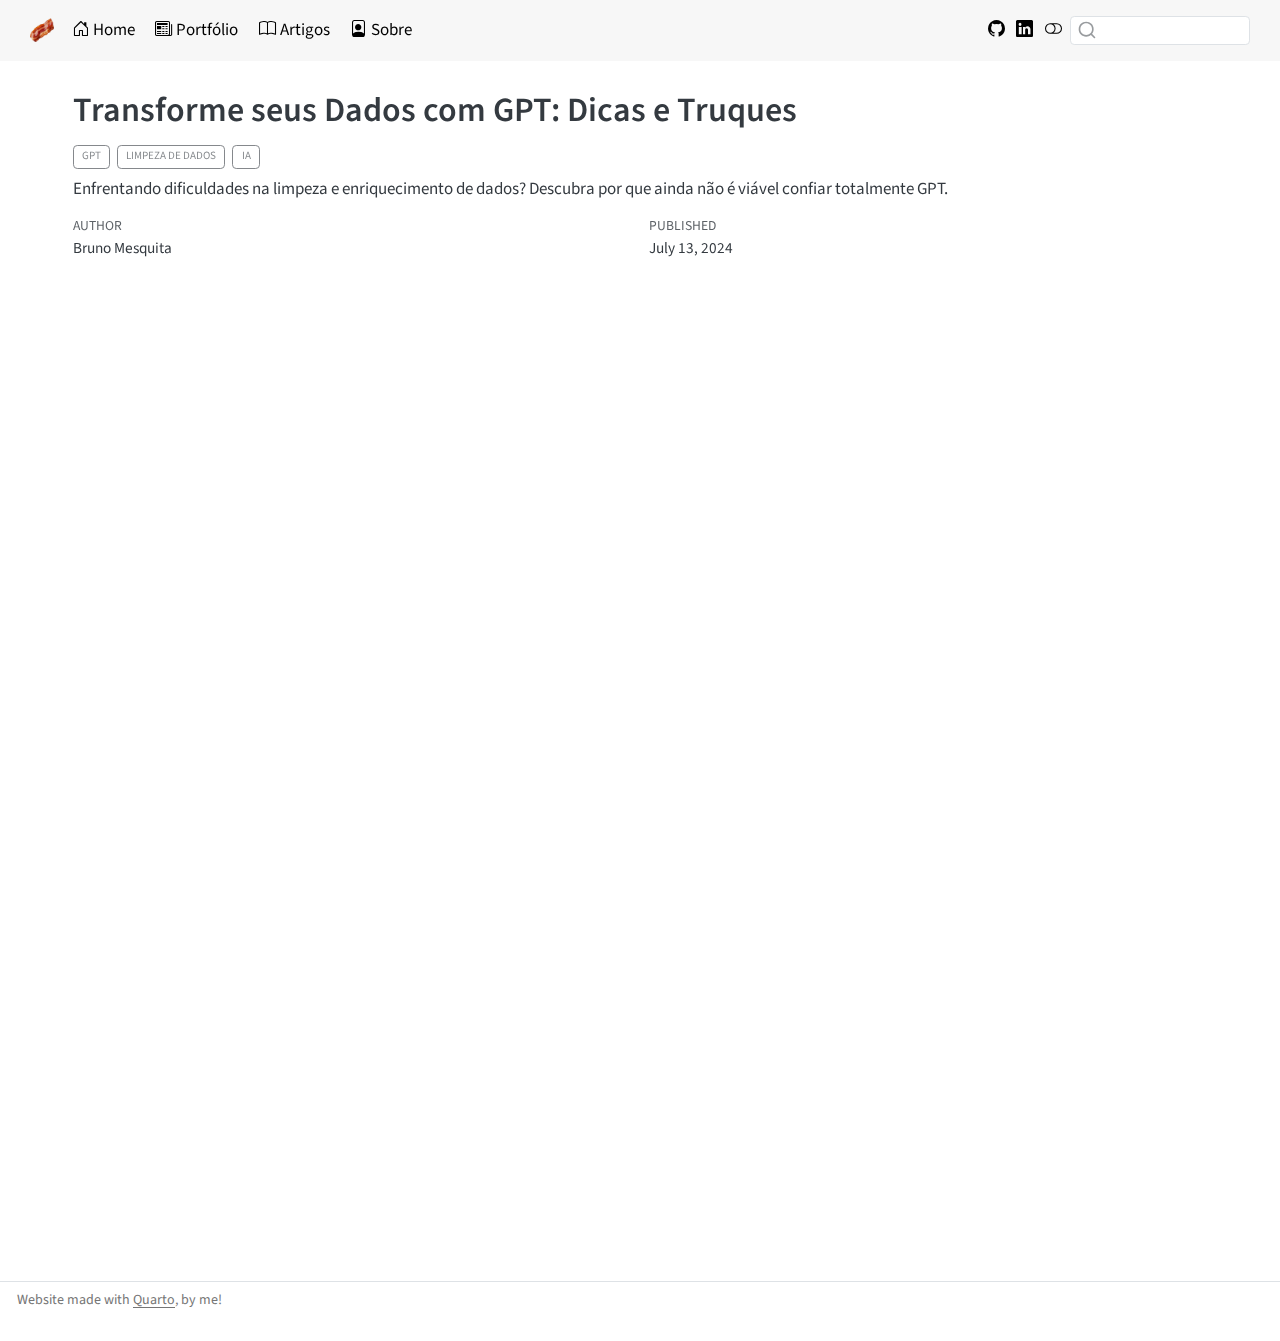
<file: artigos/apps/gpt_clear_data.html>
<!DOCTYPE html>
<html xmlns="http://www.w3.org/1999/xhtml" lang="en" xml:lang="en"><head>

<meta charset="utf-8">
<meta name="generator" content="quarto-1.5.57">

<meta name="viewport" content="width=device-width, initial-scale=1.0, user-scalable=yes">

<meta name="author" content="Bruno Mesquita">
<meta name="dcterms.date" content="2024-07-13">
<meta name="description" content="Enfrentando dificuldades na limpeza e enriquecimento de dados? Descubra por que ainda não é viável confiar totalmente GPT.">

<title>Transforme seus Dados com GPT: Dicas e Truques – BMS</title>
<style>
code{white-space: pre-wrap;}
span.smallcaps{font-variant: small-caps;}
div.columns{display: flex; gap: min(4vw, 1.5em);}
div.column{flex: auto; overflow-x: auto;}
div.hanging-indent{margin-left: 1.5em; text-indent: -1.5em;}
ul.task-list{list-style: none;}
ul.task-list li input[type="checkbox"] {
  width: 0.8em;
  margin: 0 0.8em 0.2em -1em; /* quarto-specific, see https://github.com/quarto-dev/quarto-cli/issues/4556 */ 
  vertical-align: middle;
}
</style>


<script src="../../site_libs/quarto-nav/quarto-nav.js"></script>
<script src="../../site_libs/quarto-nav/headroom.min.js"></script>
<script src="../../site_libs/clipboard/clipboard.min.js"></script>
<script src="../../site_libs/quarto-search/autocomplete.umd.js"></script>
<script src="../../site_libs/quarto-search/fuse.min.js"></script>
<script src="../../site_libs/quarto-search/quarto-search.js"></script>
<meta name="quarto:offset" content="../../">
<link href="../../favicon.ico" rel="icon">
<script src="../../site_libs/quarto-html/quarto.js"></script>
<script src="../../site_libs/quarto-html/popper.min.js"></script>
<script src="../../site_libs/quarto-html/tippy.umd.min.js"></script>
<script src="../../site_libs/quarto-html/anchor.min.js"></script>
<link href="../../site_libs/quarto-html/tippy.css" rel="stylesheet">
<link href="../../site_libs/quarto-html/quarto-syntax-highlighting.css" rel="stylesheet" class="quarto-color-scheme" id="quarto-text-highlighting-styles">
<link href="../../site_libs/quarto-html/quarto-syntax-highlighting-dark.css" rel="prefetch" class="quarto-color-scheme quarto-color-alternate" id="quarto-text-highlighting-styles">
<script src="../../site_libs/bootstrap/bootstrap.min.js"></script>
<link href="../../site_libs/bootstrap/bootstrap-icons.css" rel="stylesheet">
<link href="../../site_libs/bootstrap/bootstrap.min.css" rel="stylesheet" class="quarto-color-scheme" id="quarto-bootstrap" data-mode="light">
<link href="../../site_libs/bootstrap/bootstrap-dark.min.css" rel="prefetch" class="quarto-color-scheme quarto-color-alternate" id="quarto-bootstrap" data-mode="dark">
<script id="quarto-search-options" type="application/json">{
  "location": "navbar",
  "copy-button": false,
  "collapse-after": 3,
  "panel-placement": "end",
  "type": "textbox",
  "limit": 50,
  "keyboard-shortcut": [
    "f",
    "/",
    "s"
  ],
  "language": {
    "search-no-results-text": "No results",
    "search-matching-documents-text": "matching documents",
    "search-copy-link-title": "Copy link to search",
    "search-hide-matches-text": "Hide additional matches",
    "search-more-match-text": "more match in this document",
    "search-more-matches-text": "more matches in this document",
    "search-clear-button-title": "Clear",
    "search-text-placeholder": "",
    "search-detached-cancel-button-title": "Cancel",
    "search-submit-button-title": "Submit",
    "search-label": "Search"
  }
}</script>


</head>

<body class="nav-fixed">

<div id="quarto-search-results"></div>
  <header id="quarto-header" class="headroom fixed-top">
    <nav class="navbar navbar-expand-lg " data-bs-theme="dark">
      <div class="navbar-container container-fluid">
      <div class="navbar-brand-container mx-auto">
    <a href="../../index.html" class="navbar-brand navbar-brand-logo">
    <img src="../../images/favicon-32x32.png" alt="" class="navbar-logo">
    </a>
  </div>
            <div id="quarto-search" class="" title="Search"></div>
          <button class="navbar-toggler" type="button" data-bs-toggle="collapse" data-bs-target="#navbarCollapse" aria-controls="navbarCollapse" role="menu" aria-expanded="false" aria-label="Toggle navigation" onclick="if (window.quartoToggleHeadroom) { window.quartoToggleHeadroom(); }">
  <span class="navbar-toggler-icon"></span>
</button>
          <div class="collapse navbar-collapse" id="navbarCollapse">
            <ul class="navbar-nav navbar-nav-scroll me-auto">
  <li class="nav-item">
    <a class="nav-link" href="../../index.html"> <i class="bi bi-house-door" role="img">
</i> 
<span class="menu-text">Home</span></a>
  </li>  
  <li class="nav-item">
    <a class="nav-link" href="../../portifolio/index.html"> <i class="bi bi-newspaper" role="img">
</i> 
<span class="menu-text">Portfólio</span></a>
  </li>  
  <li class="nav-item">
    <a class="nav-link" href="../../artigos/index.html"> <i class="bi bi-book" role="img">
</i> 
<span class="menu-text">Artigos</span></a>
  </li>  
  <li class="nav-item">
    <a class="nav-link" href="../../about.html"> <i class="bi bi-file-person" role="img">
</i> 
<span class="menu-text">Sobre</span></a>
  </li>  
</ul>
          </div> <!-- /navcollapse -->
            <div class="quarto-navbar-tools tools-wide">
    <a href="https://github.com/BrunoMesquitaa" title="" class="quarto-navigation-tool px-1" aria-label=""><i class="bi bi-github"></i></a>
    <a href="https://www.linkedin.com/in/bruno-mesquita-dos-santos-b79262169/" title="" class="quarto-navigation-tool px-1" aria-label=""><i class="bi bi-linkedin"></i></a>
  <a href="" class="quarto-color-scheme-toggle quarto-navigation-tool  px-1" onclick="window.quartoToggleColorScheme(); return false;" title="Toggle dark mode"><i class="bi"></i></a>
</div>
      </div> <!-- /container-fluid -->
    </nav>
</header>
<!-- content -->
<div id="quarto-content" class="quarto-container page-columns page-rows-contents page-layout-full page-navbar">
<!-- sidebar -->
<!-- margin-sidebar -->
    
<!-- main -->
<main class="content column-page" id="quarto-document-content">

<header id="title-block-header" class="quarto-title-block default">
<div class="quarto-title">
<h1 class="title">Transforme seus Dados com GPT: Dicas e Truques</h1>
  <div class="quarto-categories">
    <div class="quarto-category">GPT</div>
    <div class="quarto-category">Limpeza de Dados</div>
    <div class="quarto-category">IA</div>
  </div>
  </div>

<div>
  <div class="description">
    Enfrentando dificuldades na limpeza e enriquecimento de dados? Descubra por que ainda não é viável confiar totalmente GPT.
  </div>
</div>


<div class="quarto-title-meta column-page">

    <div>
    <div class="quarto-title-meta-heading">Author</div>
    <div class="quarto-title-meta-contents">
             <p>Bruno Mesquita </p>
          </div>
  </div>
    
    <div>
    <div class="quarto-title-meta-heading">Published</div>
    <div class="quarto-title-meta-contents">
      <p class="date">July 13, 2024</p>
    </div>
  </div>
  
    
  </div>
  


</header>


<iframe src="https://www.linkedin.com/embed/feed/update/urn:li:ugcPost:7218071427827044352" height="900px" width="75%" frameborder="0" allowfullscreen="" title="Publicação incorporada">
</iframe>



<a onclick="window.scrollTo(0, 0); return false;" role="button" id="quarto-back-to-top"><i class="bi bi-arrow-up"></i> Back to top</a></main> <!-- /main -->
<script id="quarto-html-after-body" type="application/javascript">
window.document.addEventListener("DOMContentLoaded", function (event) {
  const toggleBodyColorMode = (bsSheetEl) => {
    const mode = bsSheetEl.getAttribute("data-mode");
    const bodyEl = window.document.querySelector("body");
    if (mode === "dark") {
      bodyEl.classList.add("quarto-dark");
      bodyEl.classList.remove("quarto-light");
    } else {
      bodyEl.classList.add("quarto-light");
      bodyEl.classList.remove("quarto-dark");
    }
  }
  const toggleBodyColorPrimary = () => {
    const bsSheetEl = window.document.querySelector("link#quarto-bootstrap");
    if (bsSheetEl) {
      toggleBodyColorMode(bsSheetEl);
    }
  }
  toggleBodyColorPrimary();  
  const disableStylesheet = (stylesheets) => {
    for (let i=0; i < stylesheets.length; i++) {
      const stylesheet = stylesheets[i];
      stylesheet.rel = 'prefetch';
    }
  }
  const enableStylesheet = (stylesheets) => {
    for (let i=0; i < stylesheets.length; i++) {
      const stylesheet = stylesheets[i];
      stylesheet.rel = 'stylesheet';
    }
  }
  const manageTransitions = (selector, allowTransitions) => {
    const els = window.document.querySelectorAll(selector);
    for (let i=0; i < els.length; i++) {
      const el = els[i];
      if (allowTransitions) {
        el.classList.remove('notransition');
      } else {
        el.classList.add('notransition');
      }
    }
  }
  const toggleGiscusIfUsed = (isAlternate, darkModeDefault) => {
    const baseTheme = document.querySelector('#giscus-base-theme')?.value ?? 'light';
    const alternateTheme = document.querySelector('#giscus-alt-theme')?.value ?? 'dark';
    let newTheme = '';
    if(darkModeDefault) {
      newTheme = isAlternate ? baseTheme : alternateTheme;
    } else {
      newTheme = isAlternate ? alternateTheme : baseTheme;
    }
    const changeGiscusTheme = () => {
      // From: https://github.com/giscus/giscus/issues/336
      const sendMessage = (message) => {
        const iframe = document.querySelector('iframe.giscus-frame');
        if (!iframe) return;
        iframe.contentWindow.postMessage({ giscus: message }, 'https://giscus.app');
      }
      sendMessage({
        setConfig: {
          theme: newTheme
        }
      });
    }
    const isGiscussLoaded = window.document.querySelector('iframe.giscus-frame') !== null;
    if (isGiscussLoaded) {
      changeGiscusTheme();
    }
  }
  const toggleColorMode = (alternate) => {
    // Switch the stylesheets
    const alternateStylesheets = window.document.querySelectorAll('link.quarto-color-scheme.quarto-color-alternate');
    manageTransitions('#quarto-margin-sidebar .nav-link', false);
    if (alternate) {
      enableStylesheet(alternateStylesheets);
      for (const sheetNode of alternateStylesheets) {
        if (sheetNode.id === "quarto-bootstrap") {
          toggleBodyColorMode(sheetNode);
        }
      }
    } else {
      disableStylesheet(alternateStylesheets);
      toggleBodyColorPrimary();
    }
    manageTransitions('#quarto-margin-sidebar .nav-link', true);
    // Switch the toggles
    const toggles = window.document.querySelectorAll('.quarto-color-scheme-toggle');
    for (let i=0; i < toggles.length; i++) {
      const toggle = toggles[i];
      if (toggle) {
        if (alternate) {
          toggle.classList.add("alternate");     
        } else {
          toggle.classList.remove("alternate");
        }
      }
    }
    // Hack to workaround the fact that safari doesn't
    // properly recolor the scrollbar when toggling (#1455)
    if (navigator.userAgent.indexOf('Safari') > 0 && navigator.userAgent.indexOf('Chrome') == -1) {
      manageTransitions("body", false);
      window.scrollTo(0, 1);
      setTimeout(() => {
        window.scrollTo(0, 0);
        manageTransitions("body", true);
      }, 40);  
    }
  }
  const isFileUrl = () => { 
    return window.location.protocol === 'file:';
  }
  const hasAlternateSentinel = () => {  
    let styleSentinel = getColorSchemeSentinel();
    if (styleSentinel !== null) {
      return styleSentinel === "alternate";
    } else {
      return false;
    }
  }
  const setStyleSentinel = (alternate) => {
    const value = alternate ? "alternate" : "default";
    if (!isFileUrl()) {
      window.localStorage.setItem("quarto-color-scheme", value);
    } else {
      localAlternateSentinel = value;
    }
  }
  const getColorSchemeSentinel = () => {
    if (!isFileUrl()) {
      const storageValue = window.localStorage.getItem("quarto-color-scheme");
      return storageValue != null ? storageValue : localAlternateSentinel;
    } else {
      return localAlternateSentinel;
    }
  }
  const darkModeDefault = false;
  let localAlternateSentinel = darkModeDefault ? 'alternate' : 'default';
  // Dark / light mode switch
  window.quartoToggleColorScheme = () => {
    // Read the current dark / light value 
    let toAlternate = !hasAlternateSentinel();
    toggleColorMode(toAlternate);
    setStyleSentinel(toAlternate);
    toggleGiscusIfUsed(toAlternate, darkModeDefault);
  };
  // Ensure there is a toggle, if there isn't float one in the top right
  if (window.document.querySelector('.quarto-color-scheme-toggle') === null) {
    const a = window.document.createElement('a');
    a.classList.add('top-right');
    a.classList.add('quarto-color-scheme-toggle');
    a.href = "";
    a.onclick = function() { try { window.quartoToggleColorScheme(); } catch {} return false; };
    const i = window.document.createElement("i");
    i.classList.add('bi');
    a.appendChild(i);
    window.document.body.appendChild(a);
  }
  // Switch to dark mode if need be
  if (hasAlternateSentinel()) {
    toggleColorMode(true);
  } else {
    toggleColorMode(false);
  }
  const icon = "";
  const anchorJS = new window.AnchorJS();
  anchorJS.options = {
    placement: 'right',
    icon: icon
  };
  anchorJS.add('.anchored');
  const isCodeAnnotation = (el) => {
    for (const clz of el.classList) {
      if (clz.startsWith('code-annotation-')) {                     
        return true;
      }
    }
    return false;
  }
  const onCopySuccess = function(e) {
    // button target
    const button = e.trigger;
    // don't keep focus
    button.blur();
    // flash "checked"
    button.classList.add('code-copy-button-checked');
    var currentTitle = button.getAttribute("title");
    button.setAttribute("title", "Copied!");
    let tooltip;
    if (window.bootstrap) {
      button.setAttribute("data-bs-toggle", "tooltip");
      button.setAttribute("data-bs-placement", "left");
      button.setAttribute("data-bs-title", "Copied!");
      tooltip = new bootstrap.Tooltip(button, 
        { trigger: "manual", 
          customClass: "code-copy-button-tooltip",
          offset: [0, -8]});
      tooltip.show();    
    }
    setTimeout(function() {
      if (tooltip) {
        tooltip.hide();
        button.removeAttribute("data-bs-title");
        button.removeAttribute("data-bs-toggle");
        button.removeAttribute("data-bs-placement");
      }
      button.setAttribute("title", currentTitle);
      button.classList.remove('code-copy-button-checked');
    }, 1000);
    // clear code selection
    e.clearSelection();
  }
  const getTextToCopy = function(trigger) {
      const codeEl = trigger.previousElementSibling.cloneNode(true);
      for (const childEl of codeEl.children) {
        if (isCodeAnnotation(childEl)) {
          childEl.remove();
        }
      }
      return codeEl.innerText;
  }
  const clipboard = new window.ClipboardJS('.code-copy-button:not([data-in-quarto-modal])', {
    text: getTextToCopy
  });
  clipboard.on('success', onCopySuccess);
  if (window.document.getElementById('quarto-embedded-source-code-modal')) {
    // For code content inside modals, clipBoardJS needs to be initialized with a container option
    // TODO: Check when it could be a function (https://github.com/zenorocha/clipboard.js/issues/860)
    const clipboardModal = new window.ClipboardJS('.code-copy-button[data-in-quarto-modal]', {
      text: getTextToCopy,
      container: window.document.getElementById('quarto-embedded-source-code-modal')
    });
    clipboardModal.on('success', onCopySuccess);
  }
    var localhostRegex = new RegExp(/^(?:http|https):\/\/localhost\:?[0-9]*\//);
    var mailtoRegex = new RegExp(/^mailto:/);
      var filterRegex = new RegExp("brunomesquitaa\.github\.io");
    var isInternal = (href) => {
        return filterRegex.test(href) || localhostRegex.test(href) || mailtoRegex.test(href);
    }
    // Inspect non-navigation links and adorn them if external
 	var links = window.document.querySelectorAll('a[href]:not(.nav-link):not(.navbar-brand):not(.toc-action):not(.sidebar-link):not(.sidebar-item-toggle):not(.pagination-link):not(.no-external):not([aria-hidden]):not(.dropdown-item):not(.quarto-navigation-tool):not(.about-link)');
    for (var i=0; i<links.length; i++) {
      const link = links[i];
      if (!isInternal(link.href)) {
        // undo the damage that might have been done by quarto-nav.js in the case of
        // links that we want to consider external
        if (link.dataset.originalHref !== undefined) {
          link.href = link.dataset.originalHref;
        }
      }
    }
  function tippyHover(el, contentFn, onTriggerFn, onUntriggerFn) {
    const config = {
      allowHTML: true,
      maxWidth: 500,
      delay: 100,
      arrow: false,
      appendTo: function(el) {
          return el.parentElement;
      },
      interactive: true,
      interactiveBorder: 10,
      theme: 'quarto',
      placement: 'bottom-start',
    };
    if (contentFn) {
      config.content = contentFn;
    }
    if (onTriggerFn) {
      config.onTrigger = onTriggerFn;
    }
    if (onUntriggerFn) {
      config.onUntrigger = onUntriggerFn;
    }
    window.tippy(el, config); 
  }
  const noterefs = window.document.querySelectorAll('a[role="doc-noteref"]');
  for (var i=0; i<noterefs.length; i++) {
    const ref = noterefs[i];
    tippyHover(ref, function() {
      // use id or data attribute instead here
      let href = ref.getAttribute('data-footnote-href') || ref.getAttribute('href');
      try { href = new URL(href).hash; } catch {}
      const id = href.replace(/^#\/?/, "");
      const note = window.document.getElementById(id);
      if (note) {
        return note.innerHTML;
      } else {
        return "";
      }
    });
  }
  const xrefs = window.document.querySelectorAll('a.quarto-xref');
  const processXRef = (id, note) => {
    // Strip column container classes
    const stripColumnClz = (el) => {
      el.classList.remove("page-full", "page-columns");
      if (el.children) {
        for (const child of el.children) {
          stripColumnClz(child);
        }
      }
    }
    stripColumnClz(note)
    if (id === null || id.startsWith('sec-')) {
      // Special case sections, only their first couple elements
      const container = document.createElement("div");
      if (note.children && note.children.length > 2) {
        container.appendChild(note.children[0].cloneNode(true));
        for (let i = 1; i < note.children.length; i++) {
          const child = note.children[i];
          if (child.tagName === "P" && child.innerText === "") {
            continue;
          } else {
            container.appendChild(child.cloneNode(true));
            break;
          }
        }
        if (window.Quarto?.typesetMath) {
          window.Quarto.typesetMath(container);
        }
        return container.innerHTML
      } else {
        if (window.Quarto?.typesetMath) {
          window.Quarto.typesetMath(note);
        }
        return note.innerHTML;
      }
    } else {
      // Remove any anchor links if they are present
      const anchorLink = note.querySelector('a.anchorjs-link');
      if (anchorLink) {
        anchorLink.remove();
      }
      if (window.Quarto?.typesetMath) {
        window.Quarto.typesetMath(note);
      }
      // TODO in 1.5, we should make sure this works without a callout special case
      if (note.classList.contains("callout")) {
        return note.outerHTML;
      } else {
        return note.innerHTML;
      }
    }
  }
  for (var i=0; i<xrefs.length; i++) {
    const xref = xrefs[i];
    tippyHover(xref, undefined, function(instance) {
      instance.disable();
      let url = xref.getAttribute('href');
      let hash = undefined; 
      if (url.startsWith('#')) {
        hash = url;
      } else {
        try { hash = new URL(url).hash; } catch {}
      }
      if (hash) {
        const id = hash.replace(/^#\/?/, "");
        const note = window.document.getElementById(id);
        if (note !== null) {
          try {
            const html = processXRef(id, note.cloneNode(true));
            instance.setContent(html);
          } finally {
            instance.enable();
            instance.show();
          }
        } else {
          // See if we can fetch this
          fetch(url.split('#')[0])
          .then(res => res.text())
          .then(html => {
            const parser = new DOMParser();
            const htmlDoc = parser.parseFromString(html, "text/html");
            const note = htmlDoc.getElementById(id);
            if (note !== null) {
              const html = processXRef(id, note);
              instance.setContent(html);
            } 
          }).finally(() => {
            instance.enable();
            instance.show();
          });
        }
      } else {
        // See if we can fetch a full url (with no hash to target)
        // This is a special case and we should probably do some content thinning / targeting
        fetch(url)
        .then(res => res.text())
        .then(html => {
          const parser = new DOMParser();
          const htmlDoc = parser.parseFromString(html, "text/html");
          const note = htmlDoc.querySelector('main.content');
          if (note !== null) {
            // This should only happen for chapter cross references
            // (since there is no id in the URL)
            // remove the first header
            if (note.children.length > 0 && note.children[0].tagName === "HEADER") {
              note.children[0].remove();
            }
            const html = processXRef(null, note);
            instance.setContent(html);
          } 
        }).finally(() => {
          instance.enable();
          instance.show();
        });
      }
    }, function(instance) {
    });
  }
      let selectedAnnoteEl;
      const selectorForAnnotation = ( cell, annotation) => {
        let cellAttr = 'data-code-cell="' + cell + '"';
        let lineAttr = 'data-code-annotation="' +  annotation + '"';
        const selector = 'span[' + cellAttr + '][' + lineAttr + ']';
        return selector;
      }
      const selectCodeLines = (annoteEl) => {
        const doc = window.document;
        const targetCell = annoteEl.getAttribute("data-target-cell");
        const targetAnnotation = annoteEl.getAttribute("data-target-annotation");
        const annoteSpan = window.document.querySelector(selectorForAnnotation(targetCell, targetAnnotation));
        const lines = annoteSpan.getAttribute("data-code-lines").split(",");
        const lineIds = lines.map((line) => {
          return targetCell + "-" + line;
        })
        let top = null;
        let height = null;
        let parent = null;
        if (lineIds.length > 0) {
            //compute the position of the single el (top and bottom and make a div)
            const el = window.document.getElementById(lineIds[0]);
            top = el.offsetTop;
            height = el.offsetHeight;
            parent = el.parentElement.parentElement;
          if (lineIds.length > 1) {
            const lastEl = window.document.getElementById(lineIds[lineIds.length - 1]);
            const bottom = lastEl.offsetTop + lastEl.offsetHeight;
            height = bottom - top;
          }
          if (top !== null && height !== null && parent !== null) {
            // cook up a div (if necessary) and position it 
            let div = window.document.getElementById("code-annotation-line-highlight");
            if (div === null) {
              div = window.document.createElement("div");
              div.setAttribute("id", "code-annotation-line-highlight");
              div.style.position = 'absolute';
              parent.appendChild(div);
            }
            div.style.top = top - 2 + "px";
            div.style.height = height + 4 + "px";
            div.style.left = 0;
            let gutterDiv = window.document.getElementById("code-annotation-line-highlight-gutter");
            if (gutterDiv === null) {
              gutterDiv = window.document.createElement("div");
              gutterDiv.setAttribute("id", "code-annotation-line-highlight-gutter");
              gutterDiv.style.position = 'absolute';
              const codeCell = window.document.getElementById(targetCell);
              const gutter = codeCell.querySelector('.code-annotation-gutter');
              gutter.appendChild(gutterDiv);
            }
            gutterDiv.style.top = top - 2 + "px";
            gutterDiv.style.height = height + 4 + "px";
          }
          selectedAnnoteEl = annoteEl;
        }
      };
      const unselectCodeLines = () => {
        const elementsIds = ["code-annotation-line-highlight", "code-annotation-line-highlight-gutter"];
        elementsIds.forEach((elId) => {
          const div = window.document.getElementById(elId);
          if (div) {
            div.remove();
          }
        });
        selectedAnnoteEl = undefined;
      };
        // Handle positioning of the toggle
    window.addEventListener(
      "resize",
      throttle(() => {
        elRect = undefined;
        if (selectedAnnoteEl) {
          selectCodeLines(selectedAnnoteEl);
        }
      }, 10)
    );
    function throttle(fn, ms) {
    let throttle = false;
    let timer;
      return (...args) => {
        if(!throttle) { // first call gets through
            fn.apply(this, args);
            throttle = true;
        } else { // all the others get throttled
            if(timer) clearTimeout(timer); // cancel #2
            timer = setTimeout(() => {
              fn.apply(this, args);
              timer = throttle = false;
            }, ms);
        }
      };
    }
      // Attach click handler to the DT
      const annoteDls = window.document.querySelectorAll('dt[data-target-cell]');
      for (const annoteDlNode of annoteDls) {
        annoteDlNode.addEventListener('click', (event) => {
          const clickedEl = event.target;
          if (clickedEl !== selectedAnnoteEl) {
            unselectCodeLines();
            const activeEl = window.document.querySelector('dt[data-target-cell].code-annotation-active');
            if (activeEl) {
              activeEl.classList.remove('code-annotation-active');
            }
            selectCodeLines(clickedEl);
            clickedEl.classList.add('code-annotation-active');
          } else {
            // Unselect the line
            unselectCodeLines();
            clickedEl.classList.remove('code-annotation-active');
          }
        });
      }
  const findCites = (el) => {
    const parentEl = el.parentElement;
    if (parentEl) {
      const cites = parentEl.dataset.cites;
      if (cites) {
        return {
          el,
          cites: cites.split(' ')
        };
      } else {
        return findCites(el.parentElement)
      }
    } else {
      return undefined;
    }
  };
  var bibliorefs = window.document.querySelectorAll('a[role="doc-biblioref"]');
  for (var i=0; i<bibliorefs.length; i++) {
    const ref = bibliorefs[i];
    const citeInfo = findCites(ref);
    if (citeInfo) {
      tippyHover(citeInfo.el, function() {
        var popup = window.document.createElement('div');
        citeInfo.cites.forEach(function(cite) {
          var citeDiv = window.document.createElement('div');
          citeDiv.classList.add('hanging-indent');
          citeDiv.classList.add('csl-entry');
          var biblioDiv = window.document.getElementById('ref-' + cite);
          if (biblioDiv) {
            citeDiv.innerHTML = biblioDiv.innerHTML;
          }
          popup.appendChild(citeDiv);
        });
        return popup.innerHTML;
      });
    }
  }
});
</script>
</div> <!-- /content -->
<footer class="footer">
  <div class="nav-footer">
    <div class="nav-footer-left">
<p>Website made with <a href="https://quarto.org/">Quarto</a>, by me!</p>
</div>   
    <div class="nav-footer-center">
      &nbsp;
    </div>
    <div class="nav-footer-right">
      &nbsp;
    </div>
  </div>
</footer>




</body></html>
</file>
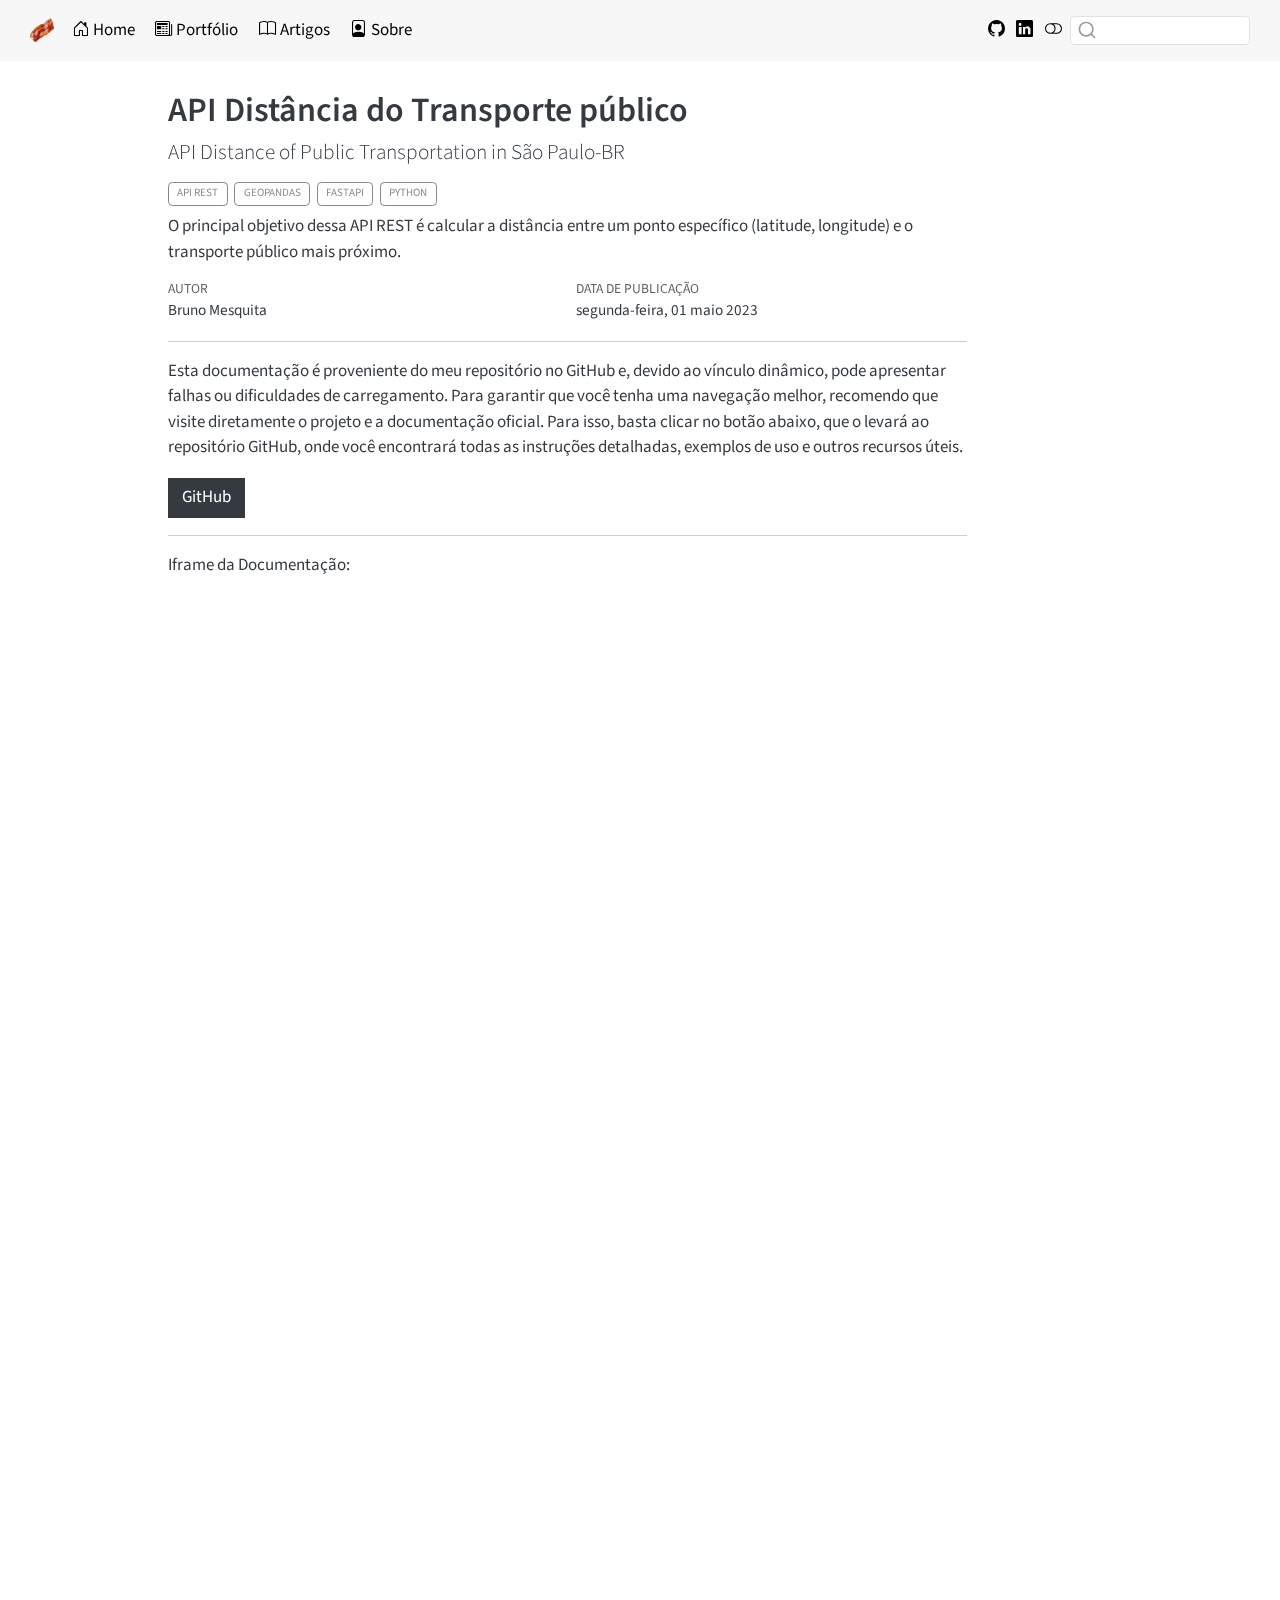
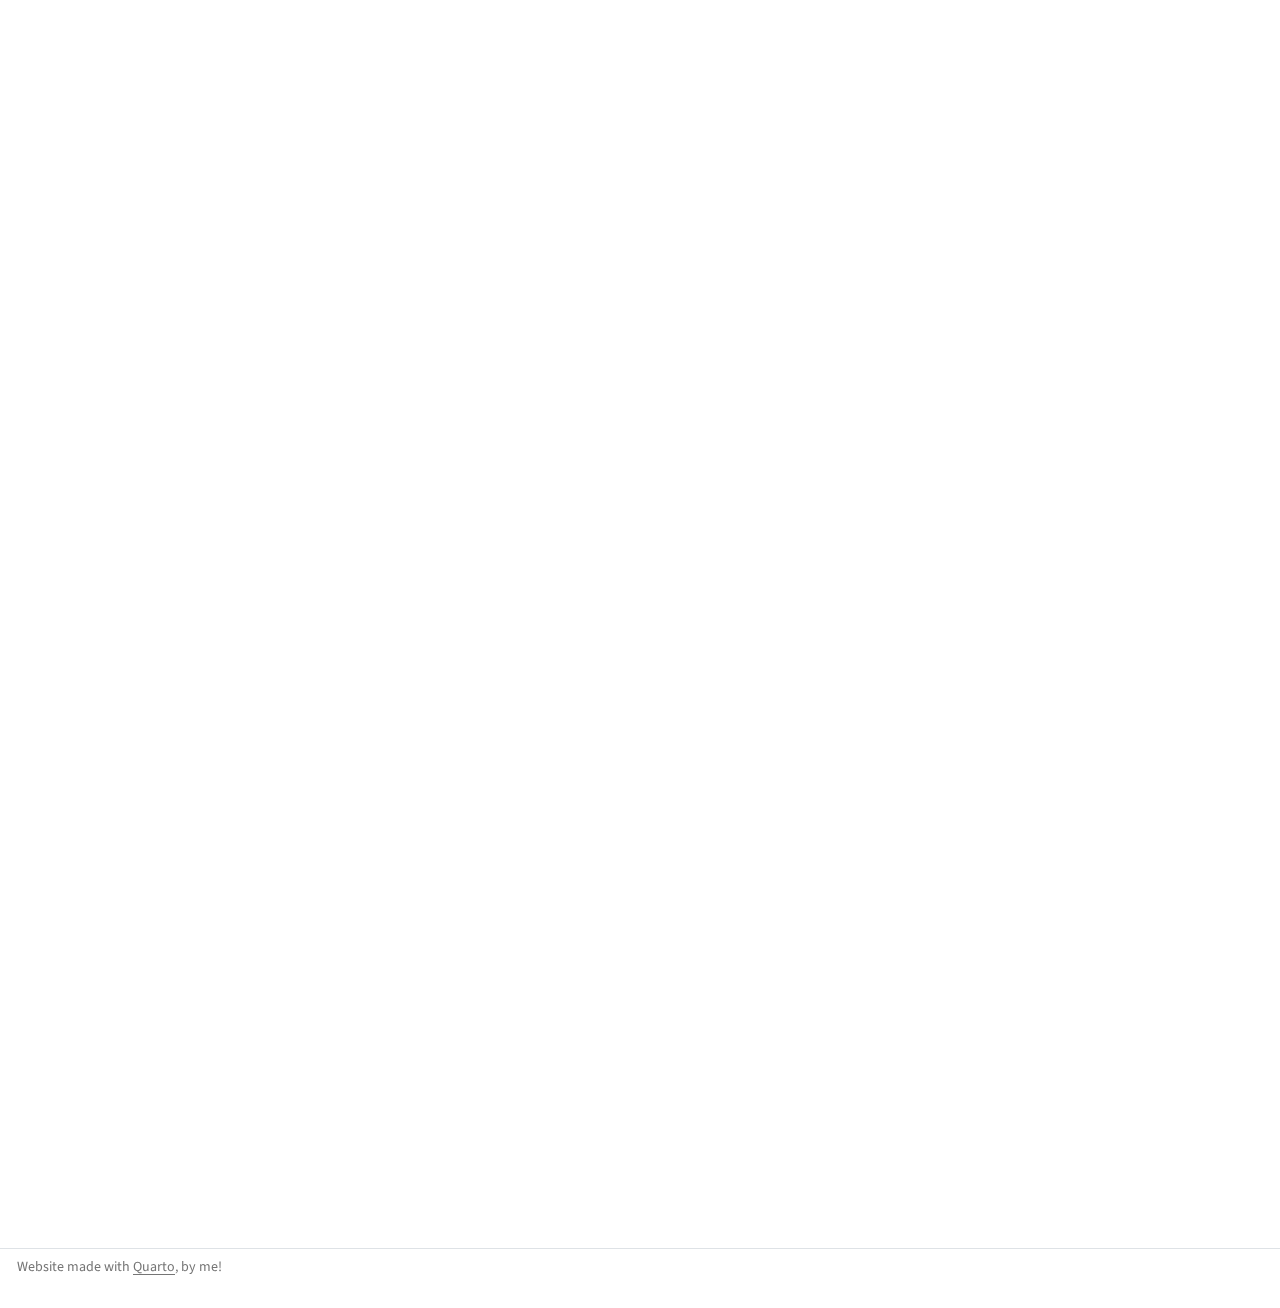
<file: portifolio/posts/1_api_distance_public_transportation.html>
<!DOCTYPE html>
<html xmlns="http://www.w3.org/1999/xhtml" lang="pt-BR" xml:lang="pt-BR"><head>

<meta charset="utf-8">
<meta name="generator" content="quarto-1.5.57">

<meta name="viewport" content="width=device-width, initial-scale=1.0, user-scalable=yes">

<meta name="author" content="Bruno Mesquita">
<meta name="description" content="O principal objetivo dessa API REST é calcular a distância entre um ponto específico (latitude, longitude) e o transporte público mais próximo.">

<title>API Distância do Transporte público – BMS</title>
<style>
code{white-space: pre-wrap;}
span.smallcaps{font-variant: small-caps;}
div.columns{display: flex; gap: min(4vw, 1.5em);}
div.column{flex: auto; overflow-x: auto;}
div.hanging-indent{margin-left: 1.5em; text-indent: -1.5em;}
ul.task-list{list-style: none;}
ul.task-list li input[type="checkbox"] {
  width: 0.8em;
  margin: 0 0.8em 0.2em -1em; /* quarto-specific, see https://github.com/quarto-dev/quarto-cli/issues/4556 */ 
  vertical-align: middle;
}
</style>


<script src="../../site_libs/quarto-nav/quarto-nav.js"></script>
<script src="../../site_libs/quarto-nav/headroom.min.js"></script>
<script src="../../site_libs/clipboard/clipboard.min.js"></script>
<script src="../../site_libs/quarto-search/autocomplete.umd.js"></script>
<script src="../../site_libs/quarto-search/fuse.min.js"></script>
<script src="../../site_libs/quarto-search/quarto-search.js"></script>
<meta name="quarto:offset" content="../../">
<link href="../../favicon.ico" rel="icon">
<script src="../../site_libs/quarto-html/quarto.js"></script>
<script src="../../site_libs/quarto-html/popper.min.js"></script>
<script src="../../site_libs/quarto-html/tippy.umd.min.js"></script>
<script src="../../site_libs/quarto-html/anchor.min.js"></script>
<link href="../../site_libs/quarto-html/tippy.css" rel="stylesheet">
<link href="../../site_libs/quarto-html/quarto-syntax-highlighting.css" rel="stylesheet" class="quarto-color-scheme" id="quarto-text-highlighting-styles">
<link href="../../site_libs/quarto-html/quarto-syntax-highlighting-dark.css" rel="prefetch" class="quarto-color-scheme quarto-color-alternate" id="quarto-text-highlighting-styles">
<script src="../../site_libs/bootstrap/bootstrap.min.js"></script>
<link href="../../site_libs/bootstrap/bootstrap-icons.css" rel="stylesheet">
<link href="../../site_libs/bootstrap/bootstrap.min.css" rel="stylesheet" class="quarto-color-scheme" id="quarto-bootstrap" data-mode="light">
<link href="../../site_libs/bootstrap/bootstrap-dark.min.css" rel="prefetch" class="quarto-color-scheme quarto-color-alternate" id="quarto-bootstrap" data-mode="dark">
<script id="quarto-search-options" type="application/json">{
  "location": "navbar",
  "copy-button": false,
  "collapse-after": 3,
  "panel-placement": "end",
  "type": "textbox",
  "limit": 50,
  "keyboard-shortcut": [
    "f",
    "/",
    "s"
  ],
  "language": {
    "search-no-results-text": "Nenhum resultado",
    "search-matching-documents-text": "documentos correspondentes",
    "search-copy-link-title": "Copiar link para a busca",
    "search-hide-matches-text": "Esconder correspondências adicionais",
    "search-more-match-text": "mais correspondência neste documento",
    "search-more-matches-text": "mais correspondências neste documento",
    "search-clear-button-title": "Limpar",
    "search-text-placeholder": "",
    "search-detached-cancel-button-title": "Cancelar",
    "search-submit-button-title": "Enviar",
    "search-label": "Procurar"
  }
}</script>


</head>

<body class="nav-fixed">

<div id="quarto-search-results"></div>
  <header id="quarto-header" class="headroom fixed-top">
    <nav class="navbar navbar-expand-lg " data-bs-theme="dark">
      <div class="navbar-container container-fluid">
      <div class="navbar-brand-container mx-auto">
    <a href="../../index.html" class="navbar-brand navbar-brand-logo">
    <img src="../../images/favicon-32x32.png" alt="" class="navbar-logo">
    </a>
  </div>
            <div id="quarto-search" class="" title="Procurar"></div>
          <button class="navbar-toggler" type="button" data-bs-toggle="collapse" data-bs-target="#navbarCollapse" aria-controls="navbarCollapse" role="menu" aria-expanded="false" aria-label="Alternar de navegação" onclick="if (window.quartoToggleHeadroom) { window.quartoToggleHeadroom(); }">
  <span class="navbar-toggler-icon"></span>
</button>
          <div class="collapse navbar-collapse" id="navbarCollapse">
            <ul class="navbar-nav navbar-nav-scroll me-auto">
  <li class="nav-item">
    <a class="nav-link" href="../../index.html"> <i class="bi bi-house-door" role="img">
</i> 
<span class="menu-text">Home</span></a>
  </li>  
  <li class="nav-item">
    <a class="nav-link" href="../../portifolio/index.html"> <i class="bi bi-newspaper" role="img">
</i> 
<span class="menu-text">Portfólio</span></a>
  </li>  
  <li class="nav-item">
    <a class="nav-link" href="../../artigos/index.html"> <i class="bi bi-book" role="img">
</i> 
<span class="menu-text">Artigos</span></a>
  </li>  
  <li class="nav-item">
    <a class="nav-link" href="../../about.html"> <i class="bi bi-file-person" role="img">
</i> 
<span class="menu-text">Sobre</span></a>
  </li>  
</ul>
          </div> <!-- /navcollapse -->
            <div class="quarto-navbar-tools tools-wide">
    <a href="https://github.com/BrunoMesquitaa" title="" class="quarto-navigation-tool px-1" aria-label=""><i class="bi bi-github"></i></a>
    <a href="https://www.linkedin.com/in/bruno-mesquita-dos-santos-b79262169/" title="" class="quarto-navigation-tool px-1" aria-label=""><i class="bi bi-linkedin"></i></a>
  <a href="" class="quarto-color-scheme-toggle quarto-navigation-tool  px-1" onclick="window.quartoToggleColorScheme(); return false;" title="Alternar modo escuro"><i class="bi"></i></a>
</div>
      </div> <!-- /container-fluid -->
    </nav>
</header>
<!-- content -->
<div id="quarto-content" class="quarto-container page-columns page-rows-contents page-layout-article page-navbar">
<!-- sidebar -->
<!-- margin-sidebar -->
    <div id="quarto-margin-sidebar" class="sidebar margin-sidebar zindex-bottom">
        
    </div>
<!-- main -->
<main class="content" id="quarto-document-content">

<header id="title-block-header" class="quarto-title-block default">
<div class="quarto-title">
<h1 class="title">API Distância do Transporte público</h1>
<p class="subtitle lead">API Distance of Public Transportation in São Paulo-BR</p>
  <div class="quarto-categories">
    <div class="quarto-category">API REST</div>
    <div class="quarto-category">Geopandas</div>
    <div class="quarto-category">FastAPI</div>
    <div class="quarto-category">Python</div>
  </div>
  </div>

<div>
  <div class="description">
    O principal objetivo dessa API REST é calcular a distância entre um ponto específico (latitude, longitude) e o transporte público mais próximo.
  </div>
</div>


<div class="quarto-title-meta">

    <div>
    <div class="quarto-title-meta-heading">Autor</div>
    <div class="quarto-title-meta-contents">
             <p>Bruno Mesquita </p>
          </div>
  </div>
    
    <div>
    <div class="quarto-title-meta-heading">Data de Publicação</div>
    <div class="quarto-title-meta-contents">
      <p class="date">segunda-feira, 01 maio 2023</p>
    </div>
  </div>
  
    
  </div>
  


</header>


<hr>
<p>Esta documentação é proveniente do meu repositório no GitHub e, devido ao vínculo dinâmico, pode apresentar falhas ou dificuldades de carregamento. Para garantir que você tenha uma navegação melhor, recomendo que visite diretamente o projeto e a documentação oficial. Para isso, basta clicar no botão abaixo, que o levará ao repositório GitHub, onde você encontrará todas as instruções detalhadas, exemplos de uso e outros recursos úteis.</p>
<button onclick="location.href='https://github.com/BrunoMesquitaa/api_distance_public_transportation'" type="button" class="btn btn-secondary">
GitHub
</button>
<hr>
<p>Iframe da Documentação:</p>
<iframe width="100%" height="3750" src="https://brunomesquitaa.github.io/api_distance_public_transportation/"></iframe>




<a onclick="window.scrollTo(0, 0); return false;" role="button" id="quarto-back-to-top"><i class="bi bi-arrow-up"></i> De volta ao topo</a></main> <!-- /main -->
<script id="quarto-html-after-body" type="application/javascript">
window.document.addEventListener("DOMContentLoaded", function (event) {
  const toggleBodyColorMode = (bsSheetEl) => {
    const mode = bsSheetEl.getAttribute("data-mode");
    const bodyEl = window.document.querySelector("body");
    if (mode === "dark") {
      bodyEl.classList.add("quarto-dark");
      bodyEl.classList.remove("quarto-light");
    } else {
      bodyEl.classList.add("quarto-light");
      bodyEl.classList.remove("quarto-dark");
    }
  }
  const toggleBodyColorPrimary = () => {
    const bsSheetEl = window.document.querySelector("link#quarto-bootstrap");
    if (bsSheetEl) {
      toggleBodyColorMode(bsSheetEl);
    }
  }
  toggleBodyColorPrimary();  
  const disableStylesheet = (stylesheets) => {
    for (let i=0; i < stylesheets.length; i++) {
      const stylesheet = stylesheets[i];
      stylesheet.rel = 'prefetch';
    }
  }
  const enableStylesheet = (stylesheets) => {
    for (let i=0; i < stylesheets.length; i++) {
      const stylesheet = stylesheets[i];
      stylesheet.rel = 'stylesheet';
    }
  }
  const manageTransitions = (selector, allowTransitions) => {
    const els = window.document.querySelectorAll(selector);
    for (let i=0; i < els.length; i++) {
      const el = els[i];
      if (allowTransitions) {
        el.classList.remove('notransition');
      } else {
        el.classList.add('notransition');
      }
    }
  }
  const toggleGiscusIfUsed = (isAlternate, darkModeDefault) => {
    const baseTheme = document.querySelector('#giscus-base-theme')?.value ?? 'light';
    const alternateTheme = document.querySelector('#giscus-alt-theme')?.value ?? 'dark';
    let newTheme = '';
    if(darkModeDefault) {
      newTheme = isAlternate ? baseTheme : alternateTheme;
    } else {
      newTheme = isAlternate ? alternateTheme : baseTheme;
    }
    const changeGiscusTheme = () => {
      // From: https://github.com/giscus/giscus/issues/336
      const sendMessage = (message) => {
        const iframe = document.querySelector('iframe.giscus-frame');
        if (!iframe) return;
        iframe.contentWindow.postMessage({ giscus: message }, 'https://giscus.app');
      }
      sendMessage({
        setConfig: {
          theme: newTheme
        }
      });
    }
    const isGiscussLoaded = window.document.querySelector('iframe.giscus-frame') !== null;
    if (isGiscussLoaded) {
      changeGiscusTheme();
    }
  }
  const toggleColorMode = (alternate) => {
    // Switch the stylesheets
    const alternateStylesheets = window.document.querySelectorAll('link.quarto-color-scheme.quarto-color-alternate');
    manageTransitions('#quarto-margin-sidebar .nav-link', false);
    if (alternate) {
      enableStylesheet(alternateStylesheets);
      for (const sheetNode of alternateStylesheets) {
        if (sheetNode.id === "quarto-bootstrap") {
          toggleBodyColorMode(sheetNode);
        }
      }
    } else {
      disableStylesheet(alternateStylesheets);
      toggleBodyColorPrimary();
    }
    manageTransitions('#quarto-margin-sidebar .nav-link', true);
    // Switch the toggles
    const toggles = window.document.querySelectorAll('.quarto-color-scheme-toggle');
    for (let i=0; i < toggles.length; i++) {
      const toggle = toggles[i];
      if (toggle) {
        if (alternate) {
          toggle.classList.add("alternate");     
        } else {
          toggle.classList.remove("alternate");
        }
      }
    }
    // Hack to workaround the fact that safari doesn't
    // properly recolor the scrollbar when toggling (#1455)
    if (navigator.userAgent.indexOf('Safari') > 0 && navigator.userAgent.indexOf('Chrome') == -1) {
      manageTransitions("body", false);
      window.scrollTo(0, 1);
      setTimeout(() => {
        window.scrollTo(0, 0);
        manageTransitions("body", true);
      }, 40);  
    }
  }
  const isFileUrl = () => { 
    return window.location.protocol === 'file:';
  }
  const hasAlternateSentinel = () => {  
    let styleSentinel = getColorSchemeSentinel();
    if (styleSentinel !== null) {
      return styleSentinel === "alternate";
    } else {
      return false;
    }
  }
  const setStyleSentinel = (alternate) => {
    const value = alternate ? "alternate" : "default";
    if (!isFileUrl()) {
      window.localStorage.setItem("quarto-color-scheme", value);
    } else {
      localAlternateSentinel = value;
    }
  }
  const getColorSchemeSentinel = () => {
    if (!isFileUrl()) {
      const storageValue = window.localStorage.getItem("quarto-color-scheme");
      return storageValue != null ? storageValue : localAlternateSentinel;
    } else {
      return localAlternateSentinel;
    }
  }
  const darkModeDefault = false;
  let localAlternateSentinel = darkModeDefault ? 'alternate' : 'default';
  // Dark / light mode switch
  window.quartoToggleColorScheme = () => {
    // Read the current dark / light value 
    let toAlternate = !hasAlternateSentinel();
    toggleColorMode(toAlternate);
    setStyleSentinel(toAlternate);
    toggleGiscusIfUsed(toAlternate, darkModeDefault);
  };
  // Ensure there is a toggle, if there isn't float one in the top right
  if (window.document.querySelector('.quarto-color-scheme-toggle') === null) {
    const a = window.document.createElement('a');
    a.classList.add('top-right');
    a.classList.add('quarto-color-scheme-toggle');
    a.href = "";
    a.onclick = function() { try { window.quartoToggleColorScheme(); } catch {} return false; };
    const i = window.document.createElement("i");
    i.classList.add('bi');
    a.appendChild(i);
    window.document.body.appendChild(a);
  }
  // Switch to dark mode if need be
  if (hasAlternateSentinel()) {
    toggleColorMode(true);
  } else {
    toggleColorMode(false);
  }
  const icon = "";
  const anchorJS = new window.AnchorJS();
  anchorJS.options = {
    placement: 'right',
    icon: icon
  };
  anchorJS.add('.anchored');
  const isCodeAnnotation = (el) => {
    for (const clz of el.classList) {
      if (clz.startsWith('code-annotation-')) {                     
        return true;
      }
    }
    return false;
  }
  const onCopySuccess = function(e) {
    // button target
    const button = e.trigger;
    // don't keep focus
    button.blur();
    // flash "checked"
    button.classList.add('code-copy-button-checked');
    var currentTitle = button.getAttribute("title");
    button.setAttribute("title", "Copiada");
    let tooltip;
    if (window.bootstrap) {
      button.setAttribute("data-bs-toggle", "tooltip");
      button.setAttribute("data-bs-placement", "left");
      button.setAttribute("data-bs-title", "Copiada");
      tooltip = new bootstrap.Tooltip(button, 
        { trigger: "manual", 
          customClass: "code-copy-button-tooltip",
          offset: [0, -8]});
      tooltip.show();    
    }
    setTimeout(function() {
      if (tooltip) {
        tooltip.hide();
        button.removeAttribute("data-bs-title");
        button.removeAttribute("data-bs-toggle");
        button.removeAttribute("data-bs-placement");
      }
      button.setAttribute("title", currentTitle);
      button.classList.remove('code-copy-button-checked');
    }, 1000);
    // clear code selection
    e.clearSelection();
  }
  const getTextToCopy = function(trigger) {
      const codeEl = trigger.previousElementSibling.cloneNode(true);
      for (const childEl of codeEl.children) {
        if (isCodeAnnotation(childEl)) {
          childEl.remove();
        }
      }
      return codeEl.innerText;
  }
  const clipboard = new window.ClipboardJS('.code-copy-button:not([data-in-quarto-modal])', {
    text: getTextToCopy
  });
  clipboard.on('success', onCopySuccess);
  if (window.document.getElementById('quarto-embedded-source-code-modal')) {
    // For code content inside modals, clipBoardJS needs to be initialized with a container option
    // TODO: Check when it could be a function (https://github.com/zenorocha/clipboard.js/issues/860)
    const clipboardModal = new window.ClipboardJS('.code-copy-button[data-in-quarto-modal]', {
      text: getTextToCopy,
      container: window.document.getElementById('quarto-embedded-source-code-modal')
    });
    clipboardModal.on('success', onCopySuccess);
  }
    var localhostRegex = new RegExp(/^(?:http|https):\/\/localhost\:?[0-9]*\//);
    var mailtoRegex = new RegExp(/^mailto:/);
      var filterRegex = new RegExp("brunomesquitaa\.github\.io");
    var isInternal = (href) => {
        return filterRegex.test(href) || localhostRegex.test(href) || mailtoRegex.test(href);
    }
    // Inspect non-navigation links and adorn them if external
 	var links = window.document.querySelectorAll('a[href]:not(.nav-link):not(.navbar-brand):not(.toc-action):not(.sidebar-link):not(.sidebar-item-toggle):not(.pagination-link):not(.no-external):not([aria-hidden]):not(.dropdown-item):not(.quarto-navigation-tool):not(.about-link)');
    for (var i=0; i<links.length; i++) {
      const link = links[i];
      if (!isInternal(link.href)) {
        // undo the damage that might have been done by quarto-nav.js in the case of
        // links that we want to consider external
        if (link.dataset.originalHref !== undefined) {
          link.href = link.dataset.originalHref;
        }
      }
    }
  function tippyHover(el, contentFn, onTriggerFn, onUntriggerFn) {
    const config = {
      allowHTML: true,
      maxWidth: 500,
      delay: 100,
      arrow: false,
      appendTo: function(el) {
          return el.parentElement;
      },
      interactive: true,
      interactiveBorder: 10,
      theme: 'quarto',
      placement: 'bottom-start',
    };
    if (contentFn) {
      config.content = contentFn;
    }
    if (onTriggerFn) {
      config.onTrigger = onTriggerFn;
    }
    if (onUntriggerFn) {
      config.onUntrigger = onUntriggerFn;
    }
    window.tippy(el, config); 
  }
  const noterefs = window.document.querySelectorAll('a[role="doc-noteref"]');
  for (var i=0; i<noterefs.length; i++) {
    const ref = noterefs[i];
    tippyHover(ref, function() {
      // use id or data attribute instead here
      let href = ref.getAttribute('data-footnote-href') || ref.getAttribute('href');
      try { href = new URL(href).hash; } catch {}
      const id = href.replace(/^#\/?/, "");
      const note = window.document.getElementById(id);
      if (note) {
        return note.innerHTML;
      } else {
        return "";
      }
    });
  }
  const xrefs = window.document.querySelectorAll('a.quarto-xref');
  const processXRef = (id, note) => {
    // Strip column container classes
    const stripColumnClz = (el) => {
      el.classList.remove("page-full", "page-columns");
      if (el.children) {
        for (const child of el.children) {
          stripColumnClz(child);
        }
      }
    }
    stripColumnClz(note)
    if (id === null || id.startsWith('sec-')) {
      // Special case sections, only their first couple elements
      const container = document.createElement("div");
      if (note.children && note.children.length > 2) {
        container.appendChild(note.children[0].cloneNode(true));
        for (let i = 1; i < note.children.length; i++) {
          const child = note.children[i];
          if (child.tagName === "P" && child.innerText === "") {
            continue;
          } else {
            container.appendChild(child.cloneNode(true));
            break;
          }
        }
        if (window.Quarto?.typesetMath) {
          window.Quarto.typesetMath(container);
        }
        return container.innerHTML
      } else {
        if (window.Quarto?.typesetMath) {
          window.Quarto.typesetMath(note);
        }
        return note.innerHTML;
      }
    } else {
      // Remove any anchor links if they are present
      const anchorLink = note.querySelector('a.anchorjs-link');
      if (anchorLink) {
        anchorLink.remove();
      }
      if (window.Quarto?.typesetMath) {
        window.Quarto.typesetMath(note);
      }
      // TODO in 1.5, we should make sure this works without a callout special case
      if (note.classList.contains("callout")) {
        return note.outerHTML;
      } else {
        return note.innerHTML;
      }
    }
  }
  for (var i=0; i<xrefs.length; i++) {
    const xref = xrefs[i];
    tippyHover(xref, undefined, function(instance) {
      instance.disable();
      let url = xref.getAttribute('href');
      let hash = undefined; 
      if (url.startsWith('#')) {
        hash = url;
      } else {
        try { hash = new URL(url).hash; } catch {}
      }
      if (hash) {
        const id = hash.replace(/^#\/?/, "");
        const note = window.document.getElementById(id);
        if (note !== null) {
          try {
            const html = processXRef(id, note.cloneNode(true));
            instance.setContent(html);
          } finally {
            instance.enable();
            instance.show();
          }
        } else {
          // See if we can fetch this
          fetch(url.split('#')[0])
          .then(res => res.text())
          .then(html => {
            const parser = new DOMParser();
            const htmlDoc = parser.parseFromString(html, "text/html");
            const note = htmlDoc.getElementById(id);
            if (note !== null) {
              const html = processXRef(id, note);
              instance.setContent(html);
            } 
          }).finally(() => {
            instance.enable();
            instance.show();
          });
        }
      } else {
        // See if we can fetch a full url (with no hash to target)
        // This is a special case and we should probably do some content thinning / targeting
        fetch(url)
        .then(res => res.text())
        .then(html => {
          const parser = new DOMParser();
          const htmlDoc = parser.parseFromString(html, "text/html");
          const note = htmlDoc.querySelector('main.content');
          if (note !== null) {
            // This should only happen for chapter cross references
            // (since there is no id in the URL)
            // remove the first header
            if (note.children.length > 0 && note.children[0].tagName === "HEADER") {
              note.children[0].remove();
            }
            const html = processXRef(null, note);
            instance.setContent(html);
          } 
        }).finally(() => {
          instance.enable();
          instance.show();
        });
      }
    }, function(instance) {
    });
  }
      let selectedAnnoteEl;
      const selectorForAnnotation = ( cell, annotation) => {
        let cellAttr = 'data-code-cell="' + cell + '"';
        let lineAttr = 'data-code-annotation="' +  annotation + '"';
        const selector = 'span[' + cellAttr + '][' + lineAttr + ']';
        return selector;
      }
      const selectCodeLines = (annoteEl) => {
        const doc = window.document;
        const targetCell = annoteEl.getAttribute("data-target-cell");
        const targetAnnotation = annoteEl.getAttribute("data-target-annotation");
        const annoteSpan = window.document.querySelector(selectorForAnnotation(targetCell, targetAnnotation));
        const lines = annoteSpan.getAttribute("data-code-lines").split(",");
        const lineIds = lines.map((line) => {
          return targetCell + "-" + line;
        })
        let top = null;
        let height = null;
        let parent = null;
        if (lineIds.length > 0) {
            //compute the position of the single el (top and bottom and make a div)
            const el = window.document.getElementById(lineIds[0]);
            top = el.offsetTop;
            height = el.offsetHeight;
            parent = el.parentElement.parentElement;
          if (lineIds.length > 1) {
            const lastEl = window.document.getElementById(lineIds[lineIds.length - 1]);
            const bottom = lastEl.offsetTop + lastEl.offsetHeight;
            height = bottom - top;
          }
          if (top !== null && height !== null && parent !== null) {
            // cook up a div (if necessary) and position it 
            let div = window.document.getElementById("code-annotation-line-highlight");
            if (div === null) {
              div = window.document.createElement("div");
              div.setAttribute("id", "code-annotation-line-highlight");
              div.style.position = 'absolute';
              parent.appendChild(div);
            }
            div.style.top = top - 2 + "px";
            div.style.height = height + 4 + "px";
            div.style.left = 0;
            let gutterDiv = window.document.getElementById("code-annotation-line-highlight-gutter");
            if (gutterDiv === null) {
              gutterDiv = window.document.createElement("div");
              gutterDiv.setAttribute("id", "code-annotation-line-highlight-gutter");
              gutterDiv.style.position = 'absolute';
              const codeCell = window.document.getElementById(targetCell);
              const gutter = codeCell.querySelector('.code-annotation-gutter');
              gutter.appendChild(gutterDiv);
            }
            gutterDiv.style.top = top - 2 + "px";
            gutterDiv.style.height = height + 4 + "px";
          }
          selectedAnnoteEl = annoteEl;
        }
      };
      const unselectCodeLines = () => {
        const elementsIds = ["code-annotation-line-highlight", "code-annotation-line-highlight-gutter"];
        elementsIds.forEach((elId) => {
          const div = window.document.getElementById(elId);
          if (div) {
            div.remove();
          }
        });
        selectedAnnoteEl = undefined;
      };
        // Handle positioning of the toggle
    window.addEventListener(
      "resize",
      throttle(() => {
        elRect = undefined;
        if (selectedAnnoteEl) {
          selectCodeLines(selectedAnnoteEl);
        }
      }, 10)
    );
    function throttle(fn, ms) {
    let throttle = false;
    let timer;
      return (...args) => {
        if(!throttle) { // first call gets through
            fn.apply(this, args);
            throttle = true;
        } else { // all the others get throttled
            if(timer) clearTimeout(timer); // cancel #2
            timer = setTimeout(() => {
              fn.apply(this, args);
              timer = throttle = false;
            }, ms);
        }
      };
    }
      // Attach click handler to the DT
      const annoteDls = window.document.querySelectorAll('dt[data-target-cell]');
      for (const annoteDlNode of annoteDls) {
        annoteDlNode.addEventListener('click', (event) => {
          const clickedEl = event.target;
          if (clickedEl !== selectedAnnoteEl) {
            unselectCodeLines();
            const activeEl = window.document.querySelector('dt[data-target-cell].code-annotation-active');
            if (activeEl) {
              activeEl.classList.remove('code-annotation-active');
            }
            selectCodeLines(clickedEl);
            clickedEl.classList.add('code-annotation-active');
          } else {
            // Unselect the line
            unselectCodeLines();
            clickedEl.classList.remove('code-annotation-active');
          }
        });
      }
  const findCites = (el) => {
    const parentEl = el.parentElement;
    if (parentEl) {
      const cites = parentEl.dataset.cites;
      if (cites) {
        return {
          el,
          cites: cites.split(' ')
        };
      } else {
        return findCites(el.parentElement)
      }
    } else {
      return undefined;
    }
  };
  var bibliorefs = window.document.querySelectorAll('a[role="doc-biblioref"]');
  for (var i=0; i<bibliorefs.length; i++) {
    const ref = bibliorefs[i];
    const citeInfo = findCites(ref);
    if (citeInfo) {
      tippyHover(citeInfo.el, function() {
        var popup = window.document.createElement('div');
        citeInfo.cites.forEach(function(cite) {
          var citeDiv = window.document.createElement('div');
          citeDiv.classList.add('hanging-indent');
          citeDiv.classList.add('csl-entry');
          var biblioDiv = window.document.getElementById('ref-' + cite);
          if (biblioDiv) {
            citeDiv.innerHTML = biblioDiv.innerHTML;
          }
          popup.appendChild(citeDiv);
        });
        return popup.innerHTML;
      });
    }
  }
});
</script>
</div> <!-- /content -->
<footer class="footer">
  <div class="nav-footer">
    <div class="nav-footer-left">
<p>Website made with <a href="https://quarto.org/">Quarto</a>, by me!</p>
</div>   
    <div class="nav-footer-center">
      &nbsp;
    </div>
    <div class="nav-footer-right">
      &nbsp;
    </div>
  </div>
</footer>




</body></html>
</file>
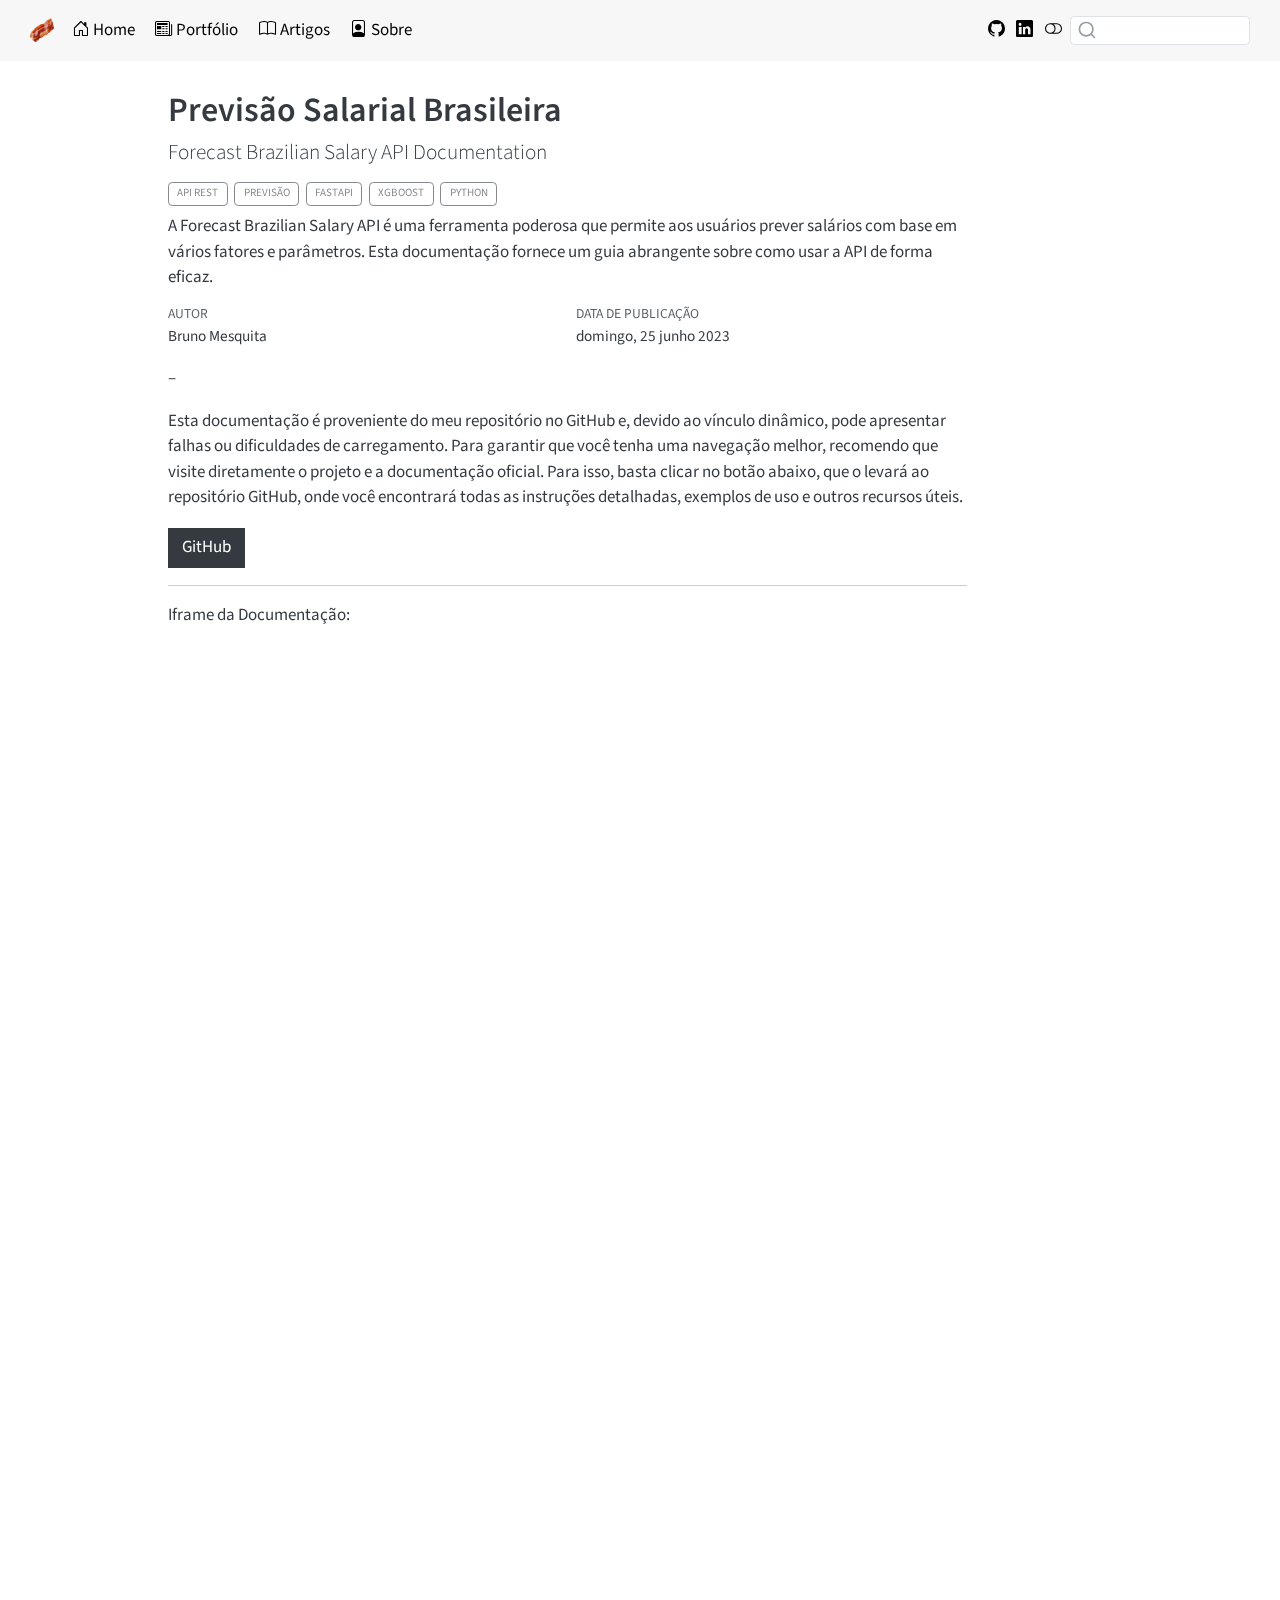
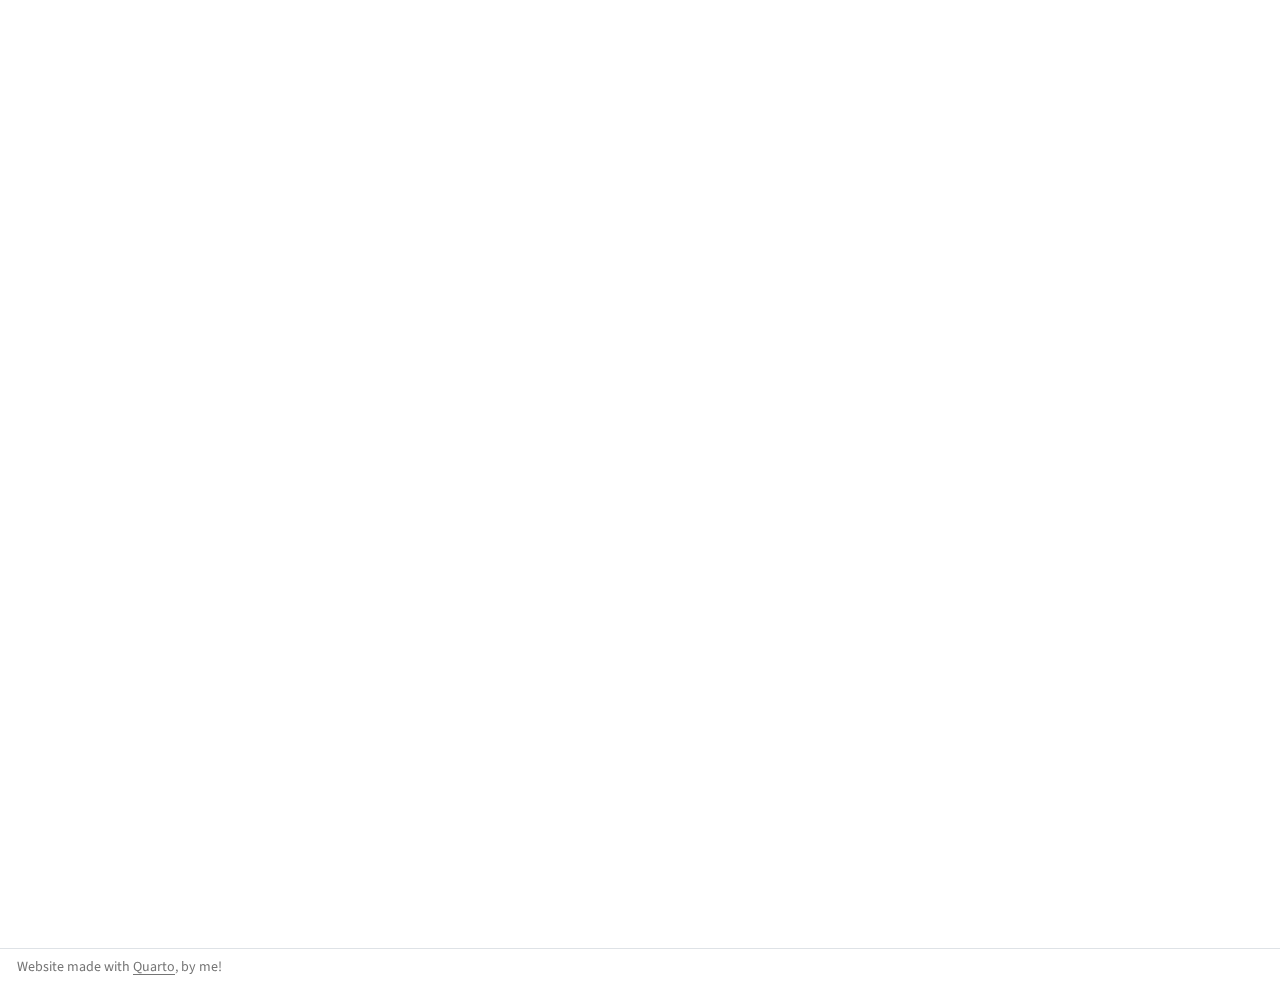
<file: portifolio/posts/2_forecast_salary.html>
<!DOCTYPE html>
<html xmlns="http://www.w3.org/1999/xhtml" lang="pt-BR" xml:lang="pt-BR"><head>

<meta charset="utf-8">
<meta name="generator" content="quarto-1.5.57">

<meta name="viewport" content="width=device-width, initial-scale=1.0, user-scalable=yes">

<meta name="author" content="Bruno Mesquita">
<meta name="description" content="A Forecast Brazilian Salary API é uma ferramenta poderosa que permite aos usuários prever salários com base em vários fatores e parâmetros. Esta documentação fornece um guia abrangente sobre como usar a API de forma eficaz.">

<title>Previsão Salarial Brasileira – BMS</title>
<style>
code{white-space: pre-wrap;}
span.smallcaps{font-variant: small-caps;}
div.columns{display: flex; gap: min(4vw, 1.5em);}
div.column{flex: auto; overflow-x: auto;}
div.hanging-indent{margin-left: 1.5em; text-indent: -1.5em;}
ul.task-list{list-style: none;}
ul.task-list li input[type="checkbox"] {
  width: 0.8em;
  margin: 0 0.8em 0.2em -1em; /* quarto-specific, see https://github.com/quarto-dev/quarto-cli/issues/4556 */ 
  vertical-align: middle;
}
</style>


<script src="../../site_libs/quarto-nav/quarto-nav.js"></script>
<script src="../../site_libs/quarto-nav/headroom.min.js"></script>
<script src="../../site_libs/clipboard/clipboard.min.js"></script>
<script src="../../site_libs/quarto-search/autocomplete.umd.js"></script>
<script src="../../site_libs/quarto-search/fuse.min.js"></script>
<script src="../../site_libs/quarto-search/quarto-search.js"></script>
<meta name="quarto:offset" content="../../">
<link href="../../favicon.ico" rel="icon">
<script src="../../site_libs/quarto-html/quarto.js"></script>
<script src="../../site_libs/quarto-html/popper.min.js"></script>
<script src="../../site_libs/quarto-html/tippy.umd.min.js"></script>
<script src="../../site_libs/quarto-html/anchor.min.js"></script>
<link href="../../site_libs/quarto-html/tippy.css" rel="stylesheet">
<link href="../../site_libs/quarto-html/quarto-syntax-highlighting.css" rel="stylesheet" class="quarto-color-scheme" id="quarto-text-highlighting-styles">
<link href="../../site_libs/quarto-html/quarto-syntax-highlighting-dark.css" rel="prefetch" class="quarto-color-scheme quarto-color-alternate" id="quarto-text-highlighting-styles">
<script src="../../site_libs/bootstrap/bootstrap.min.js"></script>
<link href="../../site_libs/bootstrap/bootstrap-icons.css" rel="stylesheet">
<link href="../../site_libs/bootstrap/bootstrap.min.css" rel="stylesheet" class="quarto-color-scheme" id="quarto-bootstrap" data-mode="light">
<link href="../../site_libs/bootstrap/bootstrap-dark.min.css" rel="prefetch" class="quarto-color-scheme quarto-color-alternate" id="quarto-bootstrap" data-mode="dark">
<script id="quarto-search-options" type="application/json">{
  "location": "navbar",
  "copy-button": false,
  "collapse-after": 3,
  "panel-placement": "end",
  "type": "textbox",
  "limit": 50,
  "keyboard-shortcut": [
    "f",
    "/",
    "s"
  ],
  "language": {
    "search-no-results-text": "Nenhum resultado",
    "search-matching-documents-text": "documentos correspondentes",
    "search-copy-link-title": "Copiar link para a busca",
    "search-hide-matches-text": "Esconder correspondências adicionais",
    "search-more-match-text": "mais correspondência neste documento",
    "search-more-matches-text": "mais correspondências neste documento",
    "search-clear-button-title": "Limpar",
    "search-text-placeholder": "",
    "search-detached-cancel-button-title": "Cancelar",
    "search-submit-button-title": "Enviar",
    "search-label": "Procurar"
  }
}</script>


</head>

<body class="nav-fixed">

<div id="quarto-search-results"></div>
  <header id="quarto-header" class="headroom fixed-top">
    <nav class="navbar navbar-expand-lg " data-bs-theme="dark">
      <div class="navbar-container container-fluid">
      <div class="navbar-brand-container mx-auto">
    <a href="../../index.html" class="navbar-brand navbar-brand-logo">
    <img src="../../images/favicon-32x32.png" alt="" class="navbar-logo">
    </a>
  </div>
            <div id="quarto-search" class="" title="Procurar"></div>
          <button class="navbar-toggler" type="button" data-bs-toggle="collapse" data-bs-target="#navbarCollapse" aria-controls="navbarCollapse" role="menu" aria-expanded="false" aria-label="Alternar de navegação" onclick="if (window.quartoToggleHeadroom) { window.quartoToggleHeadroom(); }">
  <span class="navbar-toggler-icon"></span>
</button>
          <div class="collapse navbar-collapse" id="navbarCollapse">
            <ul class="navbar-nav navbar-nav-scroll me-auto">
  <li class="nav-item">
    <a class="nav-link" href="../../index.html"> <i class="bi bi-house-door" role="img">
</i> 
<span class="menu-text">Home</span></a>
  </li>  
  <li class="nav-item">
    <a class="nav-link" href="../../portifolio/index.html"> <i class="bi bi-newspaper" role="img">
</i> 
<span class="menu-text">Portfólio</span></a>
  </li>  
  <li class="nav-item">
    <a class="nav-link" href="../../artigos/index.html"> <i class="bi bi-book" role="img">
</i> 
<span class="menu-text">Artigos</span></a>
  </li>  
  <li class="nav-item">
    <a class="nav-link" href="../../about.html"> <i class="bi bi-file-person" role="img">
</i> 
<span class="menu-text">Sobre</span></a>
  </li>  
</ul>
          </div> <!-- /navcollapse -->
            <div class="quarto-navbar-tools tools-wide">
    <a href="https://github.com/BrunoMesquitaa" title="" class="quarto-navigation-tool px-1" aria-label=""><i class="bi bi-github"></i></a>
    <a href="https://www.linkedin.com/in/bruno-mesquita-dos-santos-b79262169/" title="" class="quarto-navigation-tool px-1" aria-label=""><i class="bi bi-linkedin"></i></a>
  <a href="" class="quarto-color-scheme-toggle quarto-navigation-tool  px-1" onclick="window.quartoToggleColorScheme(); return false;" title="Alternar modo escuro"><i class="bi"></i></a>
</div>
      </div> <!-- /container-fluid -->
    </nav>
</header>
<!-- content -->
<div id="quarto-content" class="quarto-container page-columns page-rows-contents page-layout-article page-navbar">
<!-- sidebar -->
<!-- margin-sidebar -->
    <div id="quarto-margin-sidebar" class="sidebar margin-sidebar zindex-bottom">
        
    </div>
<!-- main -->
<main class="content" id="quarto-document-content">

<header id="title-block-header" class="quarto-title-block default">
<div class="quarto-title">
<h1 class="title">Previsão Salarial Brasileira</h1>
<p class="subtitle lead">Forecast Brazilian Salary API Documentation</p>
  <div class="quarto-categories">
    <div class="quarto-category">API REST</div>
    <div class="quarto-category">Previsão</div>
    <div class="quarto-category">FastAPI</div>
    <div class="quarto-category">XGBoost</div>
    <div class="quarto-category">Python</div>
  </div>
  </div>

<div>
  <div class="description">
    A Forecast Brazilian Salary API é uma ferramenta poderosa que permite aos usuários prever salários com base em vários fatores e parâmetros. Esta documentação fornece um guia abrangente sobre como usar a API de forma eficaz.
  </div>
</div>


<div class="quarto-title-meta">

    <div>
    <div class="quarto-title-meta-heading">Autor</div>
    <div class="quarto-title-meta-contents">
             <p>Bruno Mesquita </p>
          </div>
  </div>
    
    <div>
    <div class="quarto-title-meta-heading">Data de Publicação</div>
    <div class="quarto-title-meta-contents">
      <p class="date">domingo, 25 junho 2023</p>
    </div>
  </div>
  
    
  </div>
  


</header>


<p>–</p>
<p>Esta documentação é proveniente do meu repositório no GitHub e, devido ao vínculo dinâmico, pode apresentar falhas ou dificuldades de carregamento. Para garantir que você tenha uma navegação melhor, recomendo que visite diretamente o projeto e a documentação oficial. Para isso, basta clicar no botão abaixo, que o levará ao repositório GitHub, onde você encontrará todas as instruções detalhadas, exemplos de uso e outros recursos úteis.</p>
<button onclick="location.href='https://github.com/BrunoMesquitaa/forecast_salary'" type="button" class="btn btn-secondary">
GitHub
</button>
<hr>
<p>Iframe da Documentação:</p>
<iframe width="100%" height="5000" src="https://brunomesquitaa.github.io/forecast_salary/"></iframe>




<a onclick="window.scrollTo(0, 0); return false;" role="button" id="quarto-back-to-top"><i class="bi bi-arrow-up"></i> De volta ao topo</a></main> <!-- /main -->
<script id="quarto-html-after-body" type="application/javascript">
window.document.addEventListener("DOMContentLoaded", function (event) {
  const toggleBodyColorMode = (bsSheetEl) => {
    const mode = bsSheetEl.getAttribute("data-mode");
    const bodyEl = window.document.querySelector("body");
    if (mode === "dark") {
      bodyEl.classList.add("quarto-dark");
      bodyEl.classList.remove("quarto-light");
    } else {
      bodyEl.classList.add("quarto-light");
      bodyEl.classList.remove("quarto-dark");
    }
  }
  const toggleBodyColorPrimary = () => {
    const bsSheetEl = window.document.querySelector("link#quarto-bootstrap");
    if (bsSheetEl) {
      toggleBodyColorMode(bsSheetEl);
    }
  }
  toggleBodyColorPrimary();  
  const disableStylesheet = (stylesheets) => {
    for (let i=0; i < stylesheets.length; i++) {
      const stylesheet = stylesheets[i];
      stylesheet.rel = 'prefetch';
    }
  }
  const enableStylesheet = (stylesheets) => {
    for (let i=0; i < stylesheets.length; i++) {
      const stylesheet = stylesheets[i];
      stylesheet.rel = 'stylesheet';
    }
  }
  const manageTransitions = (selector, allowTransitions) => {
    const els = window.document.querySelectorAll(selector);
    for (let i=0; i < els.length; i++) {
      const el = els[i];
      if (allowTransitions) {
        el.classList.remove('notransition');
      } else {
        el.classList.add('notransition');
      }
    }
  }
  const toggleGiscusIfUsed = (isAlternate, darkModeDefault) => {
    const baseTheme = document.querySelector('#giscus-base-theme')?.value ?? 'light';
    const alternateTheme = document.querySelector('#giscus-alt-theme')?.value ?? 'dark';
    let newTheme = '';
    if(darkModeDefault) {
      newTheme = isAlternate ? baseTheme : alternateTheme;
    } else {
      newTheme = isAlternate ? alternateTheme : baseTheme;
    }
    const changeGiscusTheme = () => {
      // From: https://github.com/giscus/giscus/issues/336
      const sendMessage = (message) => {
        const iframe = document.querySelector('iframe.giscus-frame');
        if (!iframe) return;
        iframe.contentWindow.postMessage({ giscus: message }, 'https://giscus.app');
      }
      sendMessage({
        setConfig: {
          theme: newTheme
        }
      });
    }
    const isGiscussLoaded = window.document.querySelector('iframe.giscus-frame') !== null;
    if (isGiscussLoaded) {
      changeGiscusTheme();
    }
  }
  const toggleColorMode = (alternate) => {
    // Switch the stylesheets
    const alternateStylesheets = window.document.querySelectorAll('link.quarto-color-scheme.quarto-color-alternate');
    manageTransitions('#quarto-margin-sidebar .nav-link', false);
    if (alternate) {
      enableStylesheet(alternateStylesheets);
      for (const sheetNode of alternateStylesheets) {
        if (sheetNode.id === "quarto-bootstrap") {
          toggleBodyColorMode(sheetNode);
        }
      }
    } else {
      disableStylesheet(alternateStylesheets);
      toggleBodyColorPrimary();
    }
    manageTransitions('#quarto-margin-sidebar .nav-link', true);
    // Switch the toggles
    const toggles = window.document.querySelectorAll('.quarto-color-scheme-toggle');
    for (let i=0; i < toggles.length; i++) {
      const toggle = toggles[i];
      if (toggle) {
        if (alternate) {
          toggle.classList.add("alternate");     
        } else {
          toggle.classList.remove("alternate");
        }
      }
    }
    // Hack to workaround the fact that safari doesn't
    // properly recolor the scrollbar when toggling (#1455)
    if (navigator.userAgent.indexOf('Safari') > 0 && navigator.userAgent.indexOf('Chrome') == -1) {
      manageTransitions("body", false);
      window.scrollTo(0, 1);
      setTimeout(() => {
        window.scrollTo(0, 0);
        manageTransitions("body", true);
      }, 40);  
    }
  }
  const isFileUrl = () => { 
    return window.location.protocol === 'file:';
  }
  const hasAlternateSentinel = () => {  
    let styleSentinel = getColorSchemeSentinel();
    if (styleSentinel !== null) {
      return styleSentinel === "alternate";
    } else {
      return false;
    }
  }
  const setStyleSentinel = (alternate) => {
    const value = alternate ? "alternate" : "default";
    if (!isFileUrl()) {
      window.localStorage.setItem("quarto-color-scheme", value);
    } else {
      localAlternateSentinel = value;
    }
  }
  const getColorSchemeSentinel = () => {
    if (!isFileUrl()) {
      const storageValue = window.localStorage.getItem("quarto-color-scheme");
      return storageValue != null ? storageValue : localAlternateSentinel;
    } else {
      return localAlternateSentinel;
    }
  }
  const darkModeDefault = false;
  let localAlternateSentinel = darkModeDefault ? 'alternate' : 'default';
  // Dark / light mode switch
  window.quartoToggleColorScheme = () => {
    // Read the current dark / light value 
    let toAlternate = !hasAlternateSentinel();
    toggleColorMode(toAlternate);
    setStyleSentinel(toAlternate);
    toggleGiscusIfUsed(toAlternate, darkModeDefault);
  };
  // Ensure there is a toggle, if there isn't float one in the top right
  if (window.document.querySelector('.quarto-color-scheme-toggle') === null) {
    const a = window.document.createElement('a');
    a.classList.add('top-right');
    a.classList.add('quarto-color-scheme-toggle');
    a.href = "";
    a.onclick = function() { try { window.quartoToggleColorScheme(); } catch {} return false; };
    const i = window.document.createElement("i");
    i.classList.add('bi');
    a.appendChild(i);
    window.document.body.appendChild(a);
  }
  // Switch to dark mode if need be
  if (hasAlternateSentinel()) {
    toggleColorMode(true);
  } else {
    toggleColorMode(false);
  }
  const icon = "";
  const anchorJS = new window.AnchorJS();
  anchorJS.options = {
    placement: 'right',
    icon: icon
  };
  anchorJS.add('.anchored');
  const isCodeAnnotation = (el) => {
    for (const clz of el.classList) {
      if (clz.startsWith('code-annotation-')) {                     
        return true;
      }
    }
    return false;
  }
  const onCopySuccess = function(e) {
    // button target
    const button = e.trigger;
    // don't keep focus
    button.blur();
    // flash "checked"
    button.classList.add('code-copy-button-checked');
    var currentTitle = button.getAttribute("title");
    button.setAttribute("title", "Copiada");
    let tooltip;
    if (window.bootstrap) {
      button.setAttribute("data-bs-toggle", "tooltip");
      button.setAttribute("data-bs-placement", "left");
      button.setAttribute("data-bs-title", "Copiada");
      tooltip = new bootstrap.Tooltip(button, 
        { trigger: "manual", 
          customClass: "code-copy-button-tooltip",
          offset: [0, -8]});
      tooltip.show();    
    }
    setTimeout(function() {
      if (tooltip) {
        tooltip.hide();
        button.removeAttribute("data-bs-title");
        button.removeAttribute("data-bs-toggle");
        button.removeAttribute("data-bs-placement");
      }
      button.setAttribute("title", currentTitle);
      button.classList.remove('code-copy-button-checked');
    }, 1000);
    // clear code selection
    e.clearSelection();
  }
  const getTextToCopy = function(trigger) {
      const codeEl = trigger.previousElementSibling.cloneNode(true);
      for (const childEl of codeEl.children) {
        if (isCodeAnnotation(childEl)) {
          childEl.remove();
        }
      }
      return codeEl.innerText;
  }
  const clipboard = new window.ClipboardJS('.code-copy-button:not([data-in-quarto-modal])', {
    text: getTextToCopy
  });
  clipboard.on('success', onCopySuccess);
  if (window.document.getElementById('quarto-embedded-source-code-modal')) {
    // For code content inside modals, clipBoardJS needs to be initialized with a container option
    // TODO: Check when it could be a function (https://github.com/zenorocha/clipboard.js/issues/860)
    const clipboardModal = new window.ClipboardJS('.code-copy-button[data-in-quarto-modal]', {
      text: getTextToCopy,
      container: window.document.getElementById('quarto-embedded-source-code-modal')
    });
    clipboardModal.on('success', onCopySuccess);
  }
    var localhostRegex = new RegExp(/^(?:http|https):\/\/localhost\:?[0-9]*\//);
    var mailtoRegex = new RegExp(/^mailto:/);
      var filterRegex = new RegExp("brunomesquitaa\.github\.io");
    var isInternal = (href) => {
        return filterRegex.test(href) || localhostRegex.test(href) || mailtoRegex.test(href);
    }
    // Inspect non-navigation links and adorn them if external
 	var links = window.document.querySelectorAll('a[href]:not(.nav-link):not(.navbar-brand):not(.toc-action):not(.sidebar-link):not(.sidebar-item-toggle):not(.pagination-link):not(.no-external):not([aria-hidden]):not(.dropdown-item):not(.quarto-navigation-tool):not(.about-link)');
    for (var i=0; i<links.length; i++) {
      const link = links[i];
      if (!isInternal(link.href)) {
        // undo the damage that might have been done by quarto-nav.js in the case of
        // links that we want to consider external
        if (link.dataset.originalHref !== undefined) {
          link.href = link.dataset.originalHref;
        }
      }
    }
  function tippyHover(el, contentFn, onTriggerFn, onUntriggerFn) {
    const config = {
      allowHTML: true,
      maxWidth: 500,
      delay: 100,
      arrow: false,
      appendTo: function(el) {
          return el.parentElement;
      },
      interactive: true,
      interactiveBorder: 10,
      theme: 'quarto',
      placement: 'bottom-start',
    };
    if (contentFn) {
      config.content = contentFn;
    }
    if (onTriggerFn) {
      config.onTrigger = onTriggerFn;
    }
    if (onUntriggerFn) {
      config.onUntrigger = onUntriggerFn;
    }
    window.tippy(el, config); 
  }
  const noterefs = window.document.querySelectorAll('a[role="doc-noteref"]');
  for (var i=0; i<noterefs.length; i++) {
    const ref = noterefs[i];
    tippyHover(ref, function() {
      // use id or data attribute instead here
      let href = ref.getAttribute('data-footnote-href') || ref.getAttribute('href');
      try { href = new URL(href).hash; } catch {}
      const id = href.replace(/^#\/?/, "");
      const note = window.document.getElementById(id);
      if (note) {
        return note.innerHTML;
      } else {
        return "";
      }
    });
  }
  const xrefs = window.document.querySelectorAll('a.quarto-xref');
  const processXRef = (id, note) => {
    // Strip column container classes
    const stripColumnClz = (el) => {
      el.classList.remove("page-full", "page-columns");
      if (el.children) {
        for (const child of el.children) {
          stripColumnClz(child);
        }
      }
    }
    stripColumnClz(note)
    if (id === null || id.startsWith('sec-')) {
      // Special case sections, only their first couple elements
      const container = document.createElement("div");
      if (note.children && note.children.length > 2) {
        container.appendChild(note.children[0].cloneNode(true));
        for (let i = 1; i < note.children.length; i++) {
          const child = note.children[i];
          if (child.tagName === "P" && child.innerText === "") {
            continue;
          } else {
            container.appendChild(child.cloneNode(true));
            break;
          }
        }
        if (window.Quarto?.typesetMath) {
          window.Quarto.typesetMath(container);
        }
        return container.innerHTML
      } else {
        if (window.Quarto?.typesetMath) {
          window.Quarto.typesetMath(note);
        }
        return note.innerHTML;
      }
    } else {
      // Remove any anchor links if they are present
      const anchorLink = note.querySelector('a.anchorjs-link');
      if (anchorLink) {
        anchorLink.remove();
      }
      if (window.Quarto?.typesetMath) {
        window.Quarto.typesetMath(note);
      }
      // TODO in 1.5, we should make sure this works without a callout special case
      if (note.classList.contains("callout")) {
        return note.outerHTML;
      } else {
        return note.innerHTML;
      }
    }
  }
  for (var i=0; i<xrefs.length; i++) {
    const xref = xrefs[i];
    tippyHover(xref, undefined, function(instance) {
      instance.disable();
      let url = xref.getAttribute('href');
      let hash = undefined; 
      if (url.startsWith('#')) {
        hash = url;
      } else {
        try { hash = new URL(url).hash; } catch {}
      }
      if (hash) {
        const id = hash.replace(/^#\/?/, "");
        const note = window.document.getElementById(id);
        if (note !== null) {
          try {
            const html = processXRef(id, note.cloneNode(true));
            instance.setContent(html);
          } finally {
            instance.enable();
            instance.show();
          }
        } else {
          // See if we can fetch this
          fetch(url.split('#')[0])
          .then(res => res.text())
          .then(html => {
            const parser = new DOMParser();
            const htmlDoc = parser.parseFromString(html, "text/html");
            const note = htmlDoc.getElementById(id);
            if (note !== null) {
              const html = processXRef(id, note);
              instance.setContent(html);
            } 
          }).finally(() => {
            instance.enable();
            instance.show();
          });
        }
      } else {
        // See if we can fetch a full url (with no hash to target)
        // This is a special case and we should probably do some content thinning / targeting
        fetch(url)
        .then(res => res.text())
        .then(html => {
          const parser = new DOMParser();
          const htmlDoc = parser.parseFromString(html, "text/html");
          const note = htmlDoc.querySelector('main.content');
          if (note !== null) {
            // This should only happen for chapter cross references
            // (since there is no id in the URL)
            // remove the first header
            if (note.children.length > 0 && note.children[0].tagName === "HEADER") {
              note.children[0].remove();
            }
            const html = processXRef(null, note);
            instance.setContent(html);
          } 
        }).finally(() => {
          instance.enable();
          instance.show();
        });
      }
    }, function(instance) {
    });
  }
      let selectedAnnoteEl;
      const selectorForAnnotation = ( cell, annotation) => {
        let cellAttr = 'data-code-cell="' + cell + '"';
        let lineAttr = 'data-code-annotation="' +  annotation + '"';
        const selector = 'span[' + cellAttr + '][' + lineAttr + ']';
        return selector;
      }
      const selectCodeLines = (annoteEl) => {
        const doc = window.document;
        const targetCell = annoteEl.getAttribute("data-target-cell");
        const targetAnnotation = annoteEl.getAttribute("data-target-annotation");
        const annoteSpan = window.document.querySelector(selectorForAnnotation(targetCell, targetAnnotation));
        const lines = annoteSpan.getAttribute("data-code-lines").split(",");
        const lineIds = lines.map((line) => {
          return targetCell + "-" + line;
        })
        let top = null;
        let height = null;
        let parent = null;
        if (lineIds.length > 0) {
            //compute the position of the single el (top and bottom and make a div)
            const el = window.document.getElementById(lineIds[0]);
            top = el.offsetTop;
            height = el.offsetHeight;
            parent = el.parentElement.parentElement;
          if (lineIds.length > 1) {
            const lastEl = window.document.getElementById(lineIds[lineIds.length - 1]);
            const bottom = lastEl.offsetTop + lastEl.offsetHeight;
            height = bottom - top;
          }
          if (top !== null && height !== null && parent !== null) {
            // cook up a div (if necessary) and position it 
            let div = window.document.getElementById("code-annotation-line-highlight");
            if (div === null) {
              div = window.document.createElement("div");
              div.setAttribute("id", "code-annotation-line-highlight");
              div.style.position = 'absolute';
              parent.appendChild(div);
            }
            div.style.top = top - 2 + "px";
            div.style.height = height + 4 + "px";
            div.style.left = 0;
            let gutterDiv = window.document.getElementById("code-annotation-line-highlight-gutter");
            if (gutterDiv === null) {
              gutterDiv = window.document.createElement("div");
              gutterDiv.setAttribute("id", "code-annotation-line-highlight-gutter");
              gutterDiv.style.position = 'absolute';
              const codeCell = window.document.getElementById(targetCell);
              const gutter = codeCell.querySelector('.code-annotation-gutter');
              gutter.appendChild(gutterDiv);
            }
            gutterDiv.style.top = top - 2 + "px";
            gutterDiv.style.height = height + 4 + "px";
          }
          selectedAnnoteEl = annoteEl;
        }
      };
      const unselectCodeLines = () => {
        const elementsIds = ["code-annotation-line-highlight", "code-annotation-line-highlight-gutter"];
        elementsIds.forEach((elId) => {
          const div = window.document.getElementById(elId);
          if (div) {
            div.remove();
          }
        });
        selectedAnnoteEl = undefined;
      };
        // Handle positioning of the toggle
    window.addEventListener(
      "resize",
      throttle(() => {
        elRect = undefined;
        if (selectedAnnoteEl) {
          selectCodeLines(selectedAnnoteEl);
        }
      }, 10)
    );
    function throttle(fn, ms) {
    let throttle = false;
    let timer;
      return (...args) => {
        if(!throttle) { // first call gets through
            fn.apply(this, args);
            throttle = true;
        } else { // all the others get throttled
            if(timer) clearTimeout(timer); // cancel #2
            timer = setTimeout(() => {
              fn.apply(this, args);
              timer = throttle = false;
            }, ms);
        }
      };
    }
      // Attach click handler to the DT
      const annoteDls = window.document.querySelectorAll('dt[data-target-cell]');
      for (const annoteDlNode of annoteDls) {
        annoteDlNode.addEventListener('click', (event) => {
          const clickedEl = event.target;
          if (clickedEl !== selectedAnnoteEl) {
            unselectCodeLines();
            const activeEl = window.document.querySelector('dt[data-target-cell].code-annotation-active');
            if (activeEl) {
              activeEl.classList.remove('code-annotation-active');
            }
            selectCodeLines(clickedEl);
            clickedEl.classList.add('code-annotation-active');
          } else {
            // Unselect the line
            unselectCodeLines();
            clickedEl.classList.remove('code-annotation-active');
          }
        });
      }
  const findCites = (el) => {
    const parentEl = el.parentElement;
    if (parentEl) {
      const cites = parentEl.dataset.cites;
      if (cites) {
        return {
          el,
          cites: cites.split(' ')
        };
      } else {
        return findCites(el.parentElement)
      }
    } else {
      return undefined;
    }
  };
  var bibliorefs = window.document.querySelectorAll('a[role="doc-biblioref"]');
  for (var i=0; i<bibliorefs.length; i++) {
    const ref = bibliorefs[i];
    const citeInfo = findCites(ref);
    if (citeInfo) {
      tippyHover(citeInfo.el, function() {
        var popup = window.document.createElement('div');
        citeInfo.cites.forEach(function(cite) {
          var citeDiv = window.document.createElement('div');
          citeDiv.classList.add('hanging-indent');
          citeDiv.classList.add('csl-entry');
          var biblioDiv = window.document.getElementById('ref-' + cite);
          if (biblioDiv) {
            citeDiv.innerHTML = biblioDiv.innerHTML;
          }
          popup.appendChild(citeDiv);
        });
        return popup.innerHTML;
      });
    }
  }
});
</script>
</div> <!-- /content -->
<footer class="footer">
  <div class="nav-footer">
    <div class="nav-footer-left">
<p>Website made with <a href="https://quarto.org/">Quarto</a>, by me!</p>
</div>   
    <div class="nav-footer-center">
      &nbsp;
    </div>
    <div class="nav-footer-right">
      &nbsp;
    </div>
  </div>
</footer>




</body></html>
</file>
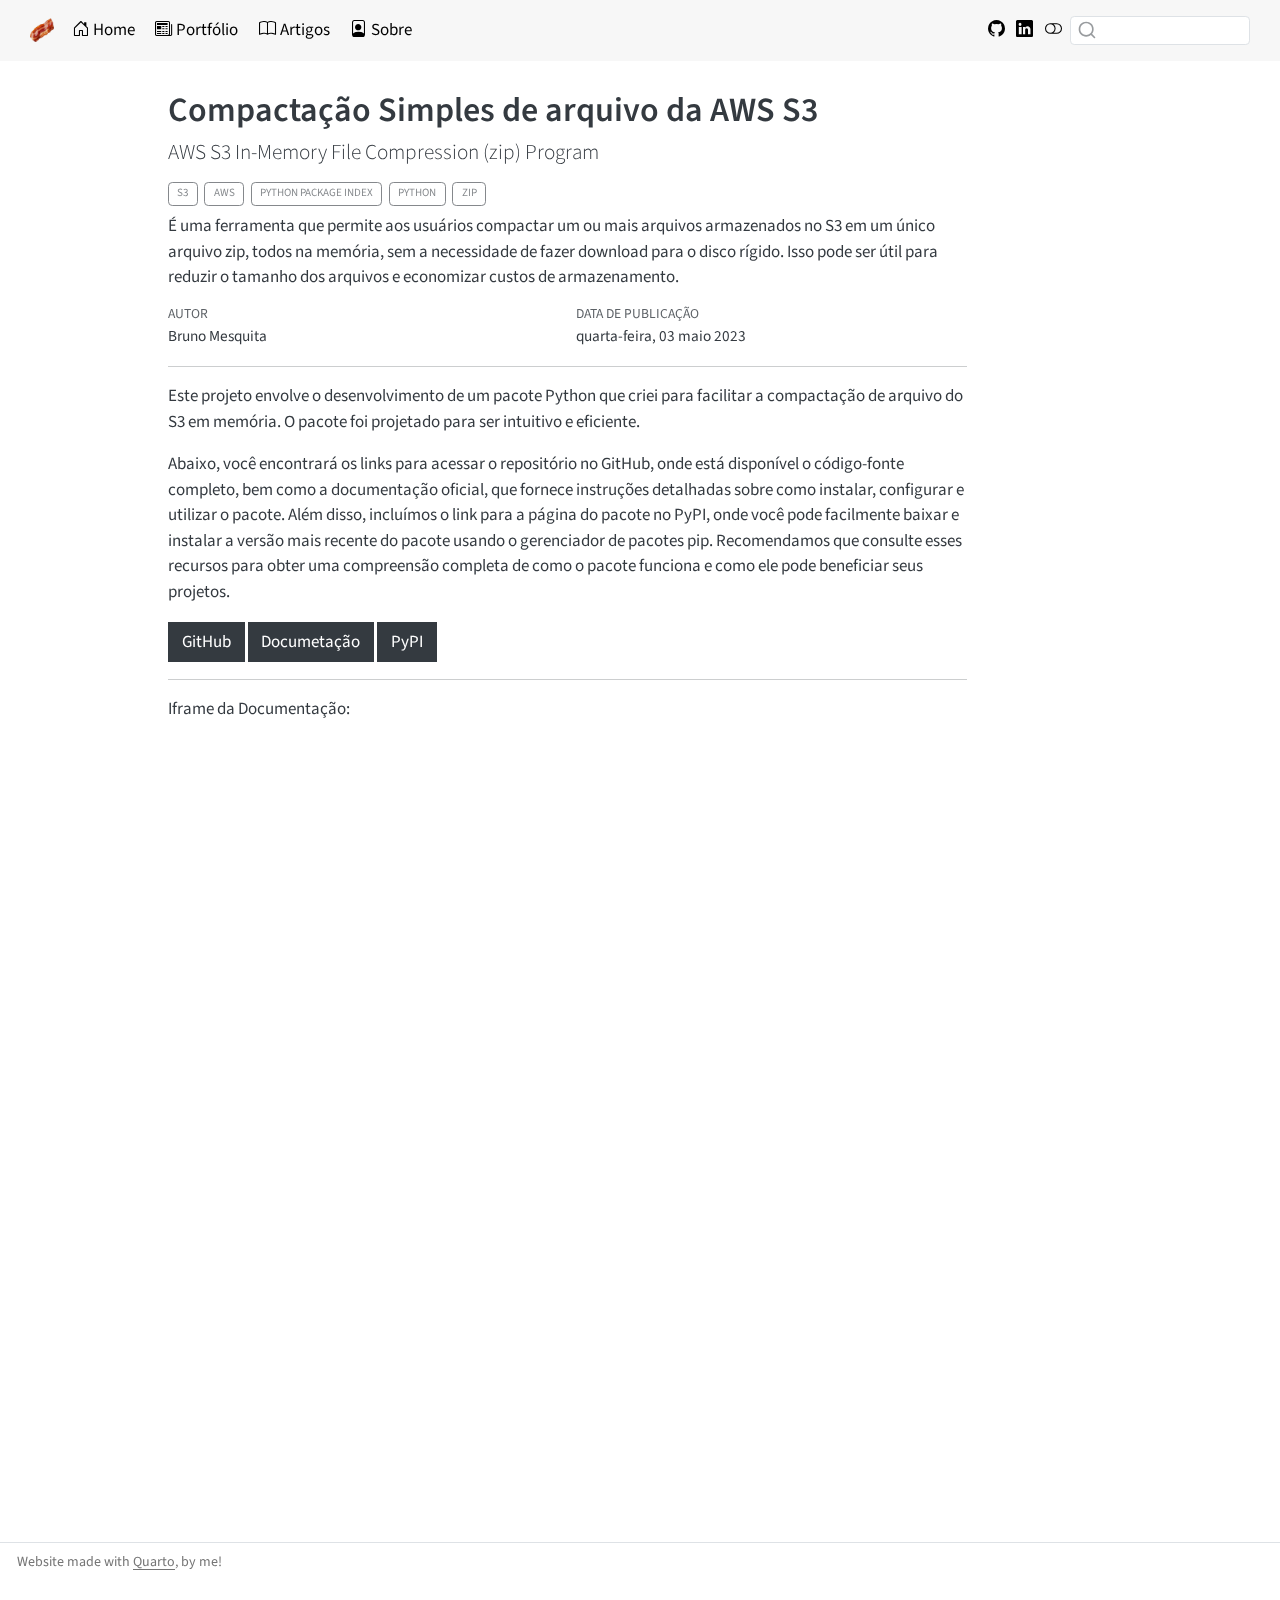
<file: portifolio/posts/3_s3_simple_compress.html>
<!DOCTYPE html>
<html xmlns="http://www.w3.org/1999/xhtml" lang="pt-BR" xml:lang="pt-BR"><head>

<meta charset="utf-8">
<meta name="generator" content="quarto-1.5.57">

<meta name="viewport" content="width=device-width, initial-scale=1.0, user-scalable=yes">

<meta name="author" content="Bruno Mesquita">
<meta name="description" content="É uma ferramenta que permite aos usuários compactar um ou mais arquivos armazenados no S3 em um único arquivo zip, todos na memória, sem a necessidade de fazer download para o disco rígido. Isso pode ser útil para reduzir o tamanho dos arquivos e economizar custos de armazenamento.">

<title>Compactação Simples de arquivo da AWS S3 – BMS</title>
<style>
code{white-space: pre-wrap;}
span.smallcaps{font-variant: small-caps;}
div.columns{display: flex; gap: min(4vw, 1.5em);}
div.column{flex: auto; overflow-x: auto;}
div.hanging-indent{margin-left: 1.5em; text-indent: -1.5em;}
ul.task-list{list-style: none;}
ul.task-list li input[type="checkbox"] {
  width: 0.8em;
  margin: 0 0.8em 0.2em -1em; /* quarto-specific, see https://github.com/quarto-dev/quarto-cli/issues/4556 */ 
  vertical-align: middle;
}
</style>


<script src="../../site_libs/quarto-nav/quarto-nav.js"></script>
<script src="../../site_libs/quarto-nav/headroom.min.js"></script>
<script src="../../site_libs/clipboard/clipboard.min.js"></script>
<script src="../../site_libs/quarto-search/autocomplete.umd.js"></script>
<script src="../../site_libs/quarto-search/fuse.min.js"></script>
<script src="../../site_libs/quarto-search/quarto-search.js"></script>
<meta name="quarto:offset" content="../../">
<link href="../../favicon.ico" rel="icon">
<script src="../../site_libs/quarto-html/quarto.js"></script>
<script src="../../site_libs/quarto-html/popper.min.js"></script>
<script src="../../site_libs/quarto-html/tippy.umd.min.js"></script>
<script src="../../site_libs/quarto-html/anchor.min.js"></script>
<link href="../../site_libs/quarto-html/tippy.css" rel="stylesheet">
<link href="../../site_libs/quarto-html/quarto-syntax-highlighting.css" rel="stylesheet" class="quarto-color-scheme" id="quarto-text-highlighting-styles">
<link href="../../site_libs/quarto-html/quarto-syntax-highlighting-dark.css" rel="prefetch" class="quarto-color-scheme quarto-color-alternate" id="quarto-text-highlighting-styles">
<script src="../../site_libs/bootstrap/bootstrap.min.js"></script>
<link href="../../site_libs/bootstrap/bootstrap-icons.css" rel="stylesheet">
<link href="../../site_libs/bootstrap/bootstrap.min.css" rel="stylesheet" class="quarto-color-scheme" id="quarto-bootstrap" data-mode="light">
<link href="../../site_libs/bootstrap/bootstrap-dark.min.css" rel="prefetch" class="quarto-color-scheme quarto-color-alternate" id="quarto-bootstrap" data-mode="dark">
<script id="quarto-search-options" type="application/json">{
  "location": "navbar",
  "copy-button": false,
  "collapse-after": 3,
  "panel-placement": "end",
  "type": "textbox",
  "limit": 50,
  "keyboard-shortcut": [
    "f",
    "/",
    "s"
  ],
  "language": {
    "search-no-results-text": "Nenhum resultado",
    "search-matching-documents-text": "documentos correspondentes",
    "search-copy-link-title": "Copiar link para a busca",
    "search-hide-matches-text": "Esconder correspondências adicionais",
    "search-more-match-text": "mais correspondência neste documento",
    "search-more-matches-text": "mais correspondências neste documento",
    "search-clear-button-title": "Limpar",
    "search-text-placeholder": "",
    "search-detached-cancel-button-title": "Cancelar",
    "search-submit-button-title": "Enviar",
    "search-label": "Procurar"
  }
}</script>


</head>

<body class="nav-fixed">

<div id="quarto-search-results"></div>
  <header id="quarto-header" class="headroom fixed-top">
    <nav class="navbar navbar-expand-lg " data-bs-theme="dark">
      <div class="navbar-container container-fluid">
      <div class="navbar-brand-container mx-auto">
    <a href="../../index.html" class="navbar-brand navbar-brand-logo">
    <img src="../../images/favicon-32x32.png" alt="" class="navbar-logo">
    </a>
  </div>
            <div id="quarto-search" class="" title="Procurar"></div>
          <button class="navbar-toggler" type="button" data-bs-toggle="collapse" data-bs-target="#navbarCollapse" aria-controls="navbarCollapse" role="menu" aria-expanded="false" aria-label="Alternar de navegação" onclick="if (window.quartoToggleHeadroom) { window.quartoToggleHeadroom(); }">
  <span class="navbar-toggler-icon"></span>
</button>
          <div class="collapse navbar-collapse" id="navbarCollapse">
            <ul class="navbar-nav navbar-nav-scroll me-auto">
  <li class="nav-item">
    <a class="nav-link" href="../../index.html"> <i class="bi bi-house-door" role="img">
</i> 
<span class="menu-text">Home</span></a>
  </li>  
  <li class="nav-item">
    <a class="nav-link" href="../../portifolio/index.html"> <i class="bi bi-newspaper" role="img">
</i> 
<span class="menu-text">Portfólio</span></a>
  </li>  
  <li class="nav-item">
    <a class="nav-link" href="../../artigos/index.html"> <i class="bi bi-book" role="img">
</i> 
<span class="menu-text">Artigos</span></a>
  </li>  
  <li class="nav-item">
    <a class="nav-link" href="../../about.html"> <i class="bi bi-file-person" role="img">
</i> 
<span class="menu-text">Sobre</span></a>
  </li>  
</ul>
          </div> <!-- /navcollapse -->
            <div class="quarto-navbar-tools tools-wide">
    <a href="https://github.com/BrunoMesquitaa" title="" class="quarto-navigation-tool px-1" aria-label=""><i class="bi bi-github"></i></a>
    <a href="https://www.linkedin.com/in/bruno-mesquita-dos-santos-b79262169/" title="" class="quarto-navigation-tool px-1" aria-label=""><i class="bi bi-linkedin"></i></a>
  <a href="" class="quarto-color-scheme-toggle quarto-navigation-tool  px-1" onclick="window.quartoToggleColorScheme(); return false;" title="Alternar modo escuro"><i class="bi"></i></a>
</div>
      </div> <!-- /container-fluid -->
    </nav>
</header>
<!-- content -->
<div id="quarto-content" class="quarto-container page-columns page-rows-contents page-layout-article page-navbar">
<!-- sidebar -->
<!-- margin-sidebar -->
    <div id="quarto-margin-sidebar" class="sidebar margin-sidebar zindex-bottom">
        
    </div>
<!-- main -->
<main class="content" id="quarto-document-content">

<header id="title-block-header" class="quarto-title-block default">
<div class="quarto-title">
<h1 class="title">Compactação Simples de arquivo da AWS S3</h1>
<p class="subtitle lead">AWS S3 In-Memory File Compression (zip) Program</p>
  <div class="quarto-categories">
    <div class="quarto-category">S3</div>
    <div class="quarto-category">AWS</div>
    <div class="quarto-category">Python Package Index</div>
    <div class="quarto-category">Python</div>
    <div class="quarto-category">ZIP</div>
  </div>
  </div>

<div>
  <div class="description">
    É uma ferramenta que permite aos usuários compactar um ou mais arquivos armazenados no S3 em um único arquivo zip, todos na memória, sem a necessidade de fazer download para o disco rígido. Isso pode ser útil para reduzir o tamanho dos arquivos e economizar custos de armazenamento.
  </div>
</div>


<div class="quarto-title-meta">

    <div>
    <div class="quarto-title-meta-heading">Autor</div>
    <div class="quarto-title-meta-contents">
             <p>Bruno Mesquita </p>
          </div>
  </div>
    
    <div>
    <div class="quarto-title-meta-heading">Data de Publicação</div>
    <div class="quarto-title-meta-contents">
      <p class="date">quarta-feira, 03 maio 2023</p>
    </div>
  </div>
  
    
  </div>
  


</header>


<hr>
<p>Este projeto envolve o desenvolvimento de um pacote Python que criei para facilitar a compactação de arquivo do S3 em memória. O pacote foi projetado para ser intuitivo e eficiente.</p>
<p>Abaixo, você encontrará os links para acessar o repositório no GitHub, onde está disponível o código-fonte completo, bem como a documentação oficial, que fornece instruções detalhadas sobre como instalar, configurar e utilizar o pacote. Além disso, incluímos o link para a página do pacote no PyPI, onde você pode facilmente baixar e instalar a versão mais recente do pacote usando o gerenciador de pacotes pip. Recomendamos que consulte esses recursos para obter uma compreensão completa de como o pacote funciona e como ele pode beneficiar seus projetos.</p>
<button onclick="location.href='https://github.com/BrunoMesquitaa/s3_simple_compress'" type="button" class="btn btn-secondary">
GitHub
</button>
<button onclick="location.href='https://s3-simple-compress.readthedocs.io/en/latest/?badge=latest'" type="button" class="btn btn-secondary">
Documetação
</button>
<button onclick="location.href='https://pypi.org/project/s3-simple-compress/'" type="button" class="btn btn-secondary">
PyPI
</button>
<hr>
<p>Iframe da Documentação:</p>
<iframe width="100%" height="700" src="https://s3-simple-compress.readthedocs.io/en/latest/?badge=latest"></iframe>



<a onclick="window.scrollTo(0, 0); return false;" role="button" id="quarto-back-to-top"><i class="bi bi-arrow-up"></i> De volta ao topo</a></main> <!-- /main -->
<script id="quarto-html-after-body" type="application/javascript">
window.document.addEventListener("DOMContentLoaded", function (event) {
  const toggleBodyColorMode = (bsSheetEl) => {
    const mode = bsSheetEl.getAttribute("data-mode");
    const bodyEl = window.document.querySelector("body");
    if (mode === "dark") {
      bodyEl.classList.add("quarto-dark");
      bodyEl.classList.remove("quarto-light");
    } else {
      bodyEl.classList.add("quarto-light");
      bodyEl.classList.remove("quarto-dark");
    }
  }
  const toggleBodyColorPrimary = () => {
    const bsSheetEl = window.document.querySelector("link#quarto-bootstrap");
    if (bsSheetEl) {
      toggleBodyColorMode(bsSheetEl);
    }
  }
  toggleBodyColorPrimary();  
  const disableStylesheet = (stylesheets) => {
    for (let i=0; i < stylesheets.length; i++) {
      const stylesheet = stylesheets[i];
      stylesheet.rel = 'prefetch';
    }
  }
  const enableStylesheet = (stylesheets) => {
    for (let i=0; i < stylesheets.length; i++) {
      const stylesheet = stylesheets[i];
      stylesheet.rel = 'stylesheet';
    }
  }
  const manageTransitions = (selector, allowTransitions) => {
    const els = window.document.querySelectorAll(selector);
    for (let i=0; i < els.length; i++) {
      const el = els[i];
      if (allowTransitions) {
        el.classList.remove('notransition');
      } else {
        el.classList.add('notransition');
      }
    }
  }
  const toggleGiscusIfUsed = (isAlternate, darkModeDefault) => {
    const baseTheme = document.querySelector('#giscus-base-theme')?.value ?? 'light';
    const alternateTheme = document.querySelector('#giscus-alt-theme')?.value ?? 'dark';
    let newTheme = '';
    if(darkModeDefault) {
      newTheme = isAlternate ? baseTheme : alternateTheme;
    } else {
      newTheme = isAlternate ? alternateTheme : baseTheme;
    }
    const changeGiscusTheme = () => {
      // From: https://github.com/giscus/giscus/issues/336
      const sendMessage = (message) => {
        const iframe = document.querySelector('iframe.giscus-frame');
        if (!iframe) return;
        iframe.contentWindow.postMessage({ giscus: message }, 'https://giscus.app');
      }
      sendMessage({
        setConfig: {
          theme: newTheme
        }
      });
    }
    const isGiscussLoaded = window.document.querySelector('iframe.giscus-frame') !== null;
    if (isGiscussLoaded) {
      changeGiscusTheme();
    }
  }
  const toggleColorMode = (alternate) => {
    // Switch the stylesheets
    const alternateStylesheets = window.document.querySelectorAll('link.quarto-color-scheme.quarto-color-alternate');
    manageTransitions('#quarto-margin-sidebar .nav-link', false);
    if (alternate) {
      enableStylesheet(alternateStylesheets);
      for (const sheetNode of alternateStylesheets) {
        if (sheetNode.id === "quarto-bootstrap") {
          toggleBodyColorMode(sheetNode);
        }
      }
    } else {
      disableStylesheet(alternateStylesheets);
      toggleBodyColorPrimary();
    }
    manageTransitions('#quarto-margin-sidebar .nav-link', true);
    // Switch the toggles
    const toggles = window.document.querySelectorAll('.quarto-color-scheme-toggle');
    for (let i=0; i < toggles.length; i++) {
      const toggle = toggles[i];
      if (toggle) {
        if (alternate) {
          toggle.classList.add("alternate");     
        } else {
          toggle.classList.remove("alternate");
        }
      }
    }
    // Hack to workaround the fact that safari doesn't
    // properly recolor the scrollbar when toggling (#1455)
    if (navigator.userAgent.indexOf('Safari') > 0 && navigator.userAgent.indexOf('Chrome') == -1) {
      manageTransitions("body", false);
      window.scrollTo(0, 1);
      setTimeout(() => {
        window.scrollTo(0, 0);
        manageTransitions("body", true);
      }, 40);  
    }
  }
  const isFileUrl = () => { 
    return window.location.protocol === 'file:';
  }
  const hasAlternateSentinel = () => {  
    let styleSentinel = getColorSchemeSentinel();
    if (styleSentinel !== null) {
      return styleSentinel === "alternate";
    } else {
      return false;
    }
  }
  const setStyleSentinel = (alternate) => {
    const value = alternate ? "alternate" : "default";
    if (!isFileUrl()) {
      window.localStorage.setItem("quarto-color-scheme", value);
    } else {
      localAlternateSentinel = value;
    }
  }
  const getColorSchemeSentinel = () => {
    if (!isFileUrl()) {
      const storageValue = window.localStorage.getItem("quarto-color-scheme");
      return storageValue != null ? storageValue : localAlternateSentinel;
    } else {
      return localAlternateSentinel;
    }
  }
  const darkModeDefault = false;
  let localAlternateSentinel = darkModeDefault ? 'alternate' : 'default';
  // Dark / light mode switch
  window.quartoToggleColorScheme = () => {
    // Read the current dark / light value 
    let toAlternate = !hasAlternateSentinel();
    toggleColorMode(toAlternate);
    setStyleSentinel(toAlternate);
    toggleGiscusIfUsed(toAlternate, darkModeDefault);
  };
  // Ensure there is a toggle, if there isn't float one in the top right
  if (window.document.querySelector('.quarto-color-scheme-toggle') === null) {
    const a = window.document.createElement('a');
    a.classList.add('top-right');
    a.classList.add('quarto-color-scheme-toggle');
    a.href = "";
    a.onclick = function() { try { window.quartoToggleColorScheme(); } catch {} return false; };
    const i = window.document.createElement("i");
    i.classList.add('bi');
    a.appendChild(i);
    window.document.body.appendChild(a);
  }
  // Switch to dark mode if need be
  if (hasAlternateSentinel()) {
    toggleColorMode(true);
  } else {
    toggleColorMode(false);
  }
  const icon = "";
  const anchorJS = new window.AnchorJS();
  anchorJS.options = {
    placement: 'right',
    icon: icon
  };
  anchorJS.add('.anchored');
  const isCodeAnnotation = (el) => {
    for (const clz of el.classList) {
      if (clz.startsWith('code-annotation-')) {                     
        return true;
      }
    }
    return false;
  }
  const onCopySuccess = function(e) {
    // button target
    const button = e.trigger;
    // don't keep focus
    button.blur();
    // flash "checked"
    button.classList.add('code-copy-button-checked');
    var currentTitle = button.getAttribute("title");
    button.setAttribute("title", "Copiada");
    let tooltip;
    if (window.bootstrap) {
      button.setAttribute("data-bs-toggle", "tooltip");
      button.setAttribute("data-bs-placement", "left");
      button.setAttribute("data-bs-title", "Copiada");
      tooltip = new bootstrap.Tooltip(button, 
        { trigger: "manual", 
          customClass: "code-copy-button-tooltip",
          offset: [0, -8]});
      tooltip.show();    
    }
    setTimeout(function() {
      if (tooltip) {
        tooltip.hide();
        button.removeAttribute("data-bs-title");
        button.removeAttribute("data-bs-toggle");
        button.removeAttribute("data-bs-placement");
      }
      button.setAttribute("title", currentTitle);
      button.classList.remove('code-copy-button-checked');
    }, 1000);
    // clear code selection
    e.clearSelection();
  }
  const getTextToCopy = function(trigger) {
      const codeEl = trigger.previousElementSibling.cloneNode(true);
      for (const childEl of codeEl.children) {
        if (isCodeAnnotation(childEl)) {
          childEl.remove();
        }
      }
      return codeEl.innerText;
  }
  const clipboard = new window.ClipboardJS('.code-copy-button:not([data-in-quarto-modal])', {
    text: getTextToCopy
  });
  clipboard.on('success', onCopySuccess);
  if (window.document.getElementById('quarto-embedded-source-code-modal')) {
    // For code content inside modals, clipBoardJS needs to be initialized with a container option
    // TODO: Check when it could be a function (https://github.com/zenorocha/clipboard.js/issues/860)
    const clipboardModal = new window.ClipboardJS('.code-copy-button[data-in-quarto-modal]', {
      text: getTextToCopy,
      container: window.document.getElementById('quarto-embedded-source-code-modal')
    });
    clipboardModal.on('success', onCopySuccess);
  }
    var localhostRegex = new RegExp(/^(?:http|https):\/\/localhost\:?[0-9]*\//);
    var mailtoRegex = new RegExp(/^mailto:/);
      var filterRegex = new RegExp("brunomesquitaa\.github\.io");
    var isInternal = (href) => {
        return filterRegex.test(href) || localhostRegex.test(href) || mailtoRegex.test(href);
    }
    // Inspect non-navigation links and adorn them if external
 	var links = window.document.querySelectorAll('a[href]:not(.nav-link):not(.navbar-brand):not(.toc-action):not(.sidebar-link):not(.sidebar-item-toggle):not(.pagination-link):not(.no-external):not([aria-hidden]):not(.dropdown-item):not(.quarto-navigation-tool):not(.about-link)');
    for (var i=0; i<links.length; i++) {
      const link = links[i];
      if (!isInternal(link.href)) {
        // undo the damage that might have been done by quarto-nav.js in the case of
        // links that we want to consider external
        if (link.dataset.originalHref !== undefined) {
          link.href = link.dataset.originalHref;
        }
      }
    }
  function tippyHover(el, contentFn, onTriggerFn, onUntriggerFn) {
    const config = {
      allowHTML: true,
      maxWidth: 500,
      delay: 100,
      arrow: false,
      appendTo: function(el) {
          return el.parentElement;
      },
      interactive: true,
      interactiveBorder: 10,
      theme: 'quarto',
      placement: 'bottom-start',
    };
    if (contentFn) {
      config.content = contentFn;
    }
    if (onTriggerFn) {
      config.onTrigger = onTriggerFn;
    }
    if (onUntriggerFn) {
      config.onUntrigger = onUntriggerFn;
    }
    window.tippy(el, config); 
  }
  const noterefs = window.document.querySelectorAll('a[role="doc-noteref"]');
  for (var i=0; i<noterefs.length; i++) {
    const ref = noterefs[i];
    tippyHover(ref, function() {
      // use id or data attribute instead here
      let href = ref.getAttribute('data-footnote-href') || ref.getAttribute('href');
      try { href = new URL(href).hash; } catch {}
      const id = href.replace(/^#\/?/, "");
      const note = window.document.getElementById(id);
      if (note) {
        return note.innerHTML;
      } else {
        return "";
      }
    });
  }
  const xrefs = window.document.querySelectorAll('a.quarto-xref');
  const processXRef = (id, note) => {
    // Strip column container classes
    const stripColumnClz = (el) => {
      el.classList.remove("page-full", "page-columns");
      if (el.children) {
        for (const child of el.children) {
          stripColumnClz(child);
        }
      }
    }
    stripColumnClz(note)
    if (id === null || id.startsWith('sec-')) {
      // Special case sections, only their first couple elements
      const container = document.createElement("div");
      if (note.children && note.children.length > 2) {
        container.appendChild(note.children[0].cloneNode(true));
        for (let i = 1; i < note.children.length; i++) {
          const child = note.children[i];
          if (child.tagName === "P" && child.innerText === "") {
            continue;
          } else {
            container.appendChild(child.cloneNode(true));
            break;
          }
        }
        if (window.Quarto?.typesetMath) {
          window.Quarto.typesetMath(container);
        }
        return container.innerHTML
      } else {
        if (window.Quarto?.typesetMath) {
          window.Quarto.typesetMath(note);
        }
        return note.innerHTML;
      }
    } else {
      // Remove any anchor links if they are present
      const anchorLink = note.querySelector('a.anchorjs-link');
      if (anchorLink) {
        anchorLink.remove();
      }
      if (window.Quarto?.typesetMath) {
        window.Quarto.typesetMath(note);
      }
      // TODO in 1.5, we should make sure this works without a callout special case
      if (note.classList.contains("callout")) {
        return note.outerHTML;
      } else {
        return note.innerHTML;
      }
    }
  }
  for (var i=0; i<xrefs.length; i++) {
    const xref = xrefs[i];
    tippyHover(xref, undefined, function(instance) {
      instance.disable();
      let url = xref.getAttribute('href');
      let hash = undefined; 
      if (url.startsWith('#')) {
        hash = url;
      } else {
        try { hash = new URL(url).hash; } catch {}
      }
      if (hash) {
        const id = hash.replace(/^#\/?/, "");
        const note = window.document.getElementById(id);
        if (note !== null) {
          try {
            const html = processXRef(id, note.cloneNode(true));
            instance.setContent(html);
          } finally {
            instance.enable();
            instance.show();
          }
        } else {
          // See if we can fetch this
          fetch(url.split('#')[0])
          .then(res => res.text())
          .then(html => {
            const parser = new DOMParser();
            const htmlDoc = parser.parseFromString(html, "text/html");
            const note = htmlDoc.getElementById(id);
            if (note !== null) {
              const html = processXRef(id, note);
              instance.setContent(html);
            } 
          }).finally(() => {
            instance.enable();
            instance.show();
          });
        }
      } else {
        // See if we can fetch a full url (with no hash to target)
        // This is a special case and we should probably do some content thinning / targeting
        fetch(url)
        .then(res => res.text())
        .then(html => {
          const parser = new DOMParser();
          const htmlDoc = parser.parseFromString(html, "text/html");
          const note = htmlDoc.querySelector('main.content');
          if (note !== null) {
            // This should only happen for chapter cross references
            // (since there is no id in the URL)
            // remove the first header
            if (note.children.length > 0 && note.children[0].tagName === "HEADER") {
              note.children[0].remove();
            }
            const html = processXRef(null, note);
            instance.setContent(html);
          } 
        }).finally(() => {
          instance.enable();
          instance.show();
        });
      }
    }, function(instance) {
    });
  }
      let selectedAnnoteEl;
      const selectorForAnnotation = ( cell, annotation) => {
        let cellAttr = 'data-code-cell="' + cell + '"';
        let lineAttr = 'data-code-annotation="' +  annotation + '"';
        const selector = 'span[' + cellAttr + '][' + lineAttr + ']';
        return selector;
      }
      const selectCodeLines = (annoteEl) => {
        const doc = window.document;
        const targetCell = annoteEl.getAttribute("data-target-cell");
        const targetAnnotation = annoteEl.getAttribute("data-target-annotation");
        const annoteSpan = window.document.querySelector(selectorForAnnotation(targetCell, targetAnnotation));
        const lines = annoteSpan.getAttribute("data-code-lines").split(",");
        const lineIds = lines.map((line) => {
          return targetCell + "-" + line;
        })
        let top = null;
        let height = null;
        let parent = null;
        if (lineIds.length > 0) {
            //compute the position of the single el (top and bottom and make a div)
            const el = window.document.getElementById(lineIds[0]);
            top = el.offsetTop;
            height = el.offsetHeight;
            parent = el.parentElement.parentElement;
          if (lineIds.length > 1) {
            const lastEl = window.document.getElementById(lineIds[lineIds.length - 1]);
            const bottom = lastEl.offsetTop + lastEl.offsetHeight;
            height = bottom - top;
          }
          if (top !== null && height !== null && parent !== null) {
            // cook up a div (if necessary) and position it 
            let div = window.document.getElementById("code-annotation-line-highlight");
            if (div === null) {
              div = window.document.createElement("div");
              div.setAttribute("id", "code-annotation-line-highlight");
              div.style.position = 'absolute';
              parent.appendChild(div);
            }
            div.style.top = top - 2 + "px";
            div.style.height = height + 4 + "px";
            div.style.left = 0;
            let gutterDiv = window.document.getElementById("code-annotation-line-highlight-gutter");
            if (gutterDiv === null) {
              gutterDiv = window.document.createElement("div");
              gutterDiv.setAttribute("id", "code-annotation-line-highlight-gutter");
              gutterDiv.style.position = 'absolute';
              const codeCell = window.document.getElementById(targetCell);
              const gutter = codeCell.querySelector('.code-annotation-gutter');
              gutter.appendChild(gutterDiv);
            }
            gutterDiv.style.top = top - 2 + "px";
            gutterDiv.style.height = height + 4 + "px";
          }
          selectedAnnoteEl = annoteEl;
        }
      };
      const unselectCodeLines = () => {
        const elementsIds = ["code-annotation-line-highlight", "code-annotation-line-highlight-gutter"];
        elementsIds.forEach((elId) => {
          const div = window.document.getElementById(elId);
          if (div) {
            div.remove();
          }
        });
        selectedAnnoteEl = undefined;
      };
        // Handle positioning of the toggle
    window.addEventListener(
      "resize",
      throttle(() => {
        elRect = undefined;
        if (selectedAnnoteEl) {
          selectCodeLines(selectedAnnoteEl);
        }
      }, 10)
    );
    function throttle(fn, ms) {
    let throttle = false;
    let timer;
      return (...args) => {
        if(!throttle) { // first call gets through
            fn.apply(this, args);
            throttle = true;
        } else { // all the others get throttled
            if(timer) clearTimeout(timer); // cancel #2
            timer = setTimeout(() => {
              fn.apply(this, args);
              timer = throttle = false;
            }, ms);
        }
      };
    }
      // Attach click handler to the DT
      const annoteDls = window.document.querySelectorAll('dt[data-target-cell]');
      for (const annoteDlNode of annoteDls) {
        annoteDlNode.addEventListener('click', (event) => {
          const clickedEl = event.target;
          if (clickedEl !== selectedAnnoteEl) {
            unselectCodeLines();
            const activeEl = window.document.querySelector('dt[data-target-cell].code-annotation-active');
            if (activeEl) {
              activeEl.classList.remove('code-annotation-active');
            }
            selectCodeLines(clickedEl);
            clickedEl.classList.add('code-annotation-active');
          } else {
            // Unselect the line
            unselectCodeLines();
            clickedEl.classList.remove('code-annotation-active');
          }
        });
      }
  const findCites = (el) => {
    const parentEl = el.parentElement;
    if (parentEl) {
      const cites = parentEl.dataset.cites;
      if (cites) {
        return {
          el,
          cites: cites.split(' ')
        };
      } else {
        return findCites(el.parentElement)
      }
    } else {
      return undefined;
    }
  };
  var bibliorefs = window.document.querySelectorAll('a[role="doc-biblioref"]');
  for (var i=0; i<bibliorefs.length; i++) {
    const ref = bibliorefs[i];
    const citeInfo = findCites(ref);
    if (citeInfo) {
      tippyHover(citeInfo.el, function() {
        var popup = window.document.createElement('div');
        citeInfo.cites.forEach(function(cite) {
          var citeDiv = window.document.createElement('div');
          citeDiv.classList.add('hanging-indent');
          citeDiv.classList.add('csl-entry');
          var biblioDiv = window.document.getElementById('ref-' + cite);
          if (biblioDiv) {
            citeDiv.innerHTML = biblioDiv.innerHTML;
          }
          popup.appendChild(citeDiv);
        });
        return popup.innerHTML;
      });
    }
  }
});
</script>
</div> <!-- /content -->
<footer class="footer">
  <div class="nav-footer">
    <div class="nav-footer-left">
<p>Website made with <a href="https://quarto.org/">Quarto</a>, by me!</p>
</div>   
    <div class="nav-footer-center">
      &nbsp;
    </div>
    <div class="nav-footer-right">
      &nbsp;
    </div>
  </div>
</footer>




</body></html>
</file>
<file: site_libs/quarto-html/tippy.css>
.tippy-box[data-animation=fade][data-state=hidden]{opacity:0}[data-tippy-root]{max-width:calc(100vw - 10px)}.tippy-box{position:relative;background-color:#333;color:#fff;border-radius:4px;font-size:14px;line-height:1.4;white-space:normal;outline:0;transition-property:transform,visibility,opacity}.tippy-box[data-placement^=top]>.tippy-arrow{bottom:0}.tippy-box[data-placement^=top]>.tippy-arrow:before{bottom:-7px;left:0;border-width:8px 8px 0;border-top-color:initial;transform-origin:center top}.tippy-box[data-placement^=bottom]>.tippy-arrow{top:0}.tippy-box[data-placement^=bottom]>.tippy-arrow:before{top:-7px;left:0;border-width:0 8px 8px;border-bottom-color:initial;transform-origin:center bottom}.tippy-box[data-placement^=left]>.tippy-arrow{right:0}.tippy-box[data-placement^=left]>.tippy-arrow:before{border-width:8px 0 8px 8px;border-left-color:initial;right:-7px;transform-origin:center left}.tippy-box[data-placement^=right]>.tippy-arrow{left:0}.tippy-box[data-placement^=right]>.tippy-arrow:before{left:-7px;border-width:8px 8px 8px 0;border-right-color:initial;transform-origin:center right}.tippy-box[data-inertia][data-state=visible]{transition-timing-function:cubic-bezier(.54,1.5,.38,1.11)}.tippy-arrow{width:16px;height:16px;color:#333}.tippy-arrow:before{content:"";position:absolute;border-color:transparent;border-style:solid}.tippy-content{position:relative;padding:5px 9px;z-index:1}
</file>
<file: site_libs/quarto-html/quarto-syntax-highlighting.css>
/* quarto syntax highlight colors */
:root {
  --quarto-hl-ot-color: #003B4F;
  --quarto-hl-at-color: #657422;
  --quarto-hl-ss-color: #20794D;
  --quarto-hl-an-color: #5E5E5E;
  --quarto-hl-fu-color: #4758AB;
  --quarto-hl-st-color: #20794D;
  --quarto-hl-cf-color: #003B4F;
  --quarto-hl-op-color: #5E5E5E;
  --quarto-hl-er-color: #AD0000;
  --quarto-hl-bn-color: #AD0000;
  --quarto-hl-al-color: #AD0000;
  --quarto-hl-va-color: #111111;
  --quarto-hl-bu-color: inherit;
  --quarto-hl-ex-color: inherit;
  --quarto-hl-pp-color: #AD0000;
  --quarto-hl-in-color: #5E5E5E;
  --quarto-hl-vs-color: #20794D;
  --quarto-hl-wa-color: #5E5E5E;
  --quarto-hl-do-color: #5E5E5E;
  --quarto-hl-im-color: #00769E;
  --quarto-hl-ch-color: #20794D;
  --quarto-hl-dt-color: #AD0000;
  --quarto-hl-fl-color: #AD0000;
  --quarto-hl-co-color: #5E5E5E;
  --quarto-hl-cv-color: #5E5E5E;
  --quarto-hl-cn-color: #8f5902;
  --quarto-hl-sc-color: #5E5E5E;
  --quarto-hl-dv-color: #AD0000;
  --quarto-hl-kw-color: #003B4F;
}

/* other quarto variables */
:root {
  --quarto-font-monospace: SFMono-Regular, Menlo, Monaco, Consolas, "Liberation Mono", "Courier New", monospace;
}

pre > code.sourceCode > span {
  color: #003B4F;
}

code span {
  color: #003B4F;
}

code.sourceCode > span {
  color: #003B4F;
}

div.sourceCode,
div.sourceCode pre.sourceCode {
  color: #003B4F;
}

code span.ot {
  color: #003B4F;
  font-style: inherit;
}

code span.at {
  color: #657422;
  font-style: inherit;
}

code span.ss {
  color: #20794D;
  font-style: inherit;
}

code span.an {
  color: #5E5E5E;
  font-style: inherit;
}

code span.fu {
  color: #4758AB;
  font-style: inherit;
}

code span.st {
  color: #20794D;
  font-style: inherit;
}

code span.cf {
  color: #003B4F;
  font-weight: bold;
  font-style: inherit;
}

code span.op {
  color: #5E5E5E;
  font-style: inherit;
}

code span.er {
  color: #AD0000;
  font-style: inherit;
}

code span.bn {
  color: #AD0000;
  font-style: inherit;
}

code span.al {
  color: #AD0000;
  font-style: inherit;
}

code span.va {
  color: #111111;
  font-style: inherit;
}

code span.bu {
  font-style: inherit;
}

code span.ex {
  font-style: inherit;
}

code span.pp {
  color: #AD0000;
  font-style: inherit;
}

code span.in {
  color: #5E5E5E;
  font-style: inherit;
}

code span.vs {
  color: #20794D;
  font-style: inherit;
}

code span.wa {
  color: #5E5E5E;
  font-style: italic;
}

code span.do {
  color: #5E5E5E;
  font-style: italic;
}

code span.im {
  color: #00769E;
  font-style: inherit;
}

code span.ch {
  color: #20794D;
  font-style: inherit;
}

code span.dt {
  color: #AD0000;
  font-style: inherit;
}

code span.fl {
  color: #AD0000;
  font-style: inherit;
}

code span.co {
  color: #5E5E5E;
  font-style: inherit;
}

code span.cv {
  color: #5E5E5E;
  font-style: italic;
}

code span.cn {
  color: #8f5902;
  font-style: inherit;
}

code span.sc {
  color: #5E5E5E;
  font-style: inherit;
}

code span.dv {
  color: #AD0000;
  font-style: inherit;
}

code span.kw {
  color: #003B4F;
  font-weight: bold;
  font-style: inherit;
}

.prevent-inlining {
  content: "</";
}

/*# sourceMappingURL=debc5d5d77c3f9108843748ff7464032.css.map */
</file>
<file: site_libs/quarto-html/quarto-syntax-highlighting-dark.css>
/* quarto syntax highlight colors */
:root {
  --quarto-hl-al-color: #f07178;
  --quarto-hl-an-color: #d4d0ab;
  --quarto-hl-at-color: #00e0e0;
  --quarto-hl-bn-color: #d4d0ab;
  --quarto-hl-bu-color: #abe338;
  --quarto-hl-ch-color: #abe338;
  --quarto-hl-co-color: #f8f8f2;
  --quarto-hl-cv-color: #ffd700;
  --quarto-hl-cn-color: #ffd700;
  --quarto-hl-cf-color: #ffa07a;
  --quarto-hl-dt-color: #ffa07a;
  --quarto-hl-dv-color: #d4d0ab;
  --quarto-hl-do-color: #f8f8f2;
  --quarto-hl-er-color: #f07178;
  --quarto-hl-ex-color: #00e0e0;
  --quarto-hl-fl-color: #d4d0ab;
  --quarto-hl-fu-color: #ffa07a;
  --quarto-hl-im-color: #abe338;
  --quarto-hl-in-color: #d4d0ab;
  --quarto-hl-kw-color: #ffa07a;
  --quarto-hl-op-color: #ffa07a;
  --quarto-hl-ot-color: #00e0e0;
  --quarto-hl-pp-color: #dcc6e0;
  --quarto-hl-re-color: #00e0e0;
  --quarto-hl-sc-color: #abe338;
  --quarto-hl-ss-color: #abe338;
  --quarto-hl-st-color: #abe338;
  --quarto-hl-va-color: #00e0e0;
  --quarto-hl-vs-color: #abe338;
  --quarto-hl-wa-color: #dcc6e0;
}

/* other quarto variables */
:root {
  --quarto-font-monospace: SFMono-Regular, Menlo, Monaco, Consolas, "Liberation Mono", "Courier New", monospace;
}

code span.al {
  background-color: #2a0f15;
  font-weight: bold;
  color: #f07178;
}

code span.an {
  color: #d4d0ab;
}

code span.at {
  color: #00e0e0;
}

code span.bn {
  color: #d4d0ab;
}

code span.bu {
  color: #abe338;
}

code span.ch {
  color: #abe338;
}

code span.co {
  font-style: italic;
  color: #f8f8f2;
}

code span.cv {
  color: #ffd700;
}

code span.cn {
  color: #ffd700;
}

code span.cf {
  font-weight: bold;
  color: #ffa07a;
}

code span.dt {
  color: #ffa07a;
}

code span.dv {
  color: #d4d0ab;
}

code span.do {
  color: #f8f8f2;
}

code span.er {
  color: #f07178;
  text-decoration: underline;
}

code span.ex {
  font-weight: bold;
  color: #00e0e0;
}

code span.fl {
  color: #d4d0ab;
}

code span.fu {
  color: #ffa07a;
}

code span.im {
  color: #abe338;
}

code span.in {
  color: #d4d0ab;
}

code span.kw {
  font-weight: bold;
  color: #ffa07a;
}

pre > code.sourceCode > span {
  color: #f8f8f2;
}

code span {
  color: #f8f8f2;
}

code.sourceCode > span {
  color: #f8f8f2;
}

div.sourceCode,
div.sourceCode pre.sourceCode {
  color: #f8f8f2;
}

code span.op {
  color: #ffa07a;
}

code span.ot {
  color: #00e0e0;
}

code span.pp {
  color: #dcc6e0;
}

code span.re {
  background-color: #f8f8f2;
  color: #00e0e0;
}

code span.sc {
  color: #abe338;
}

code span.ss {
  color: #abe338;
}

code span.st {
  color: #abe338;
}

code span.va {
  color: #00e0e0;
}

code span.vs {
  color: #abe338;
}

code span.wa {
  color: #dcc6e0;
}

.prevent-inlining {
  content: "</";
}

/*# sourceMappingURL=935a306eefa94366c21e1a970dddb765.css.map */
</file>
